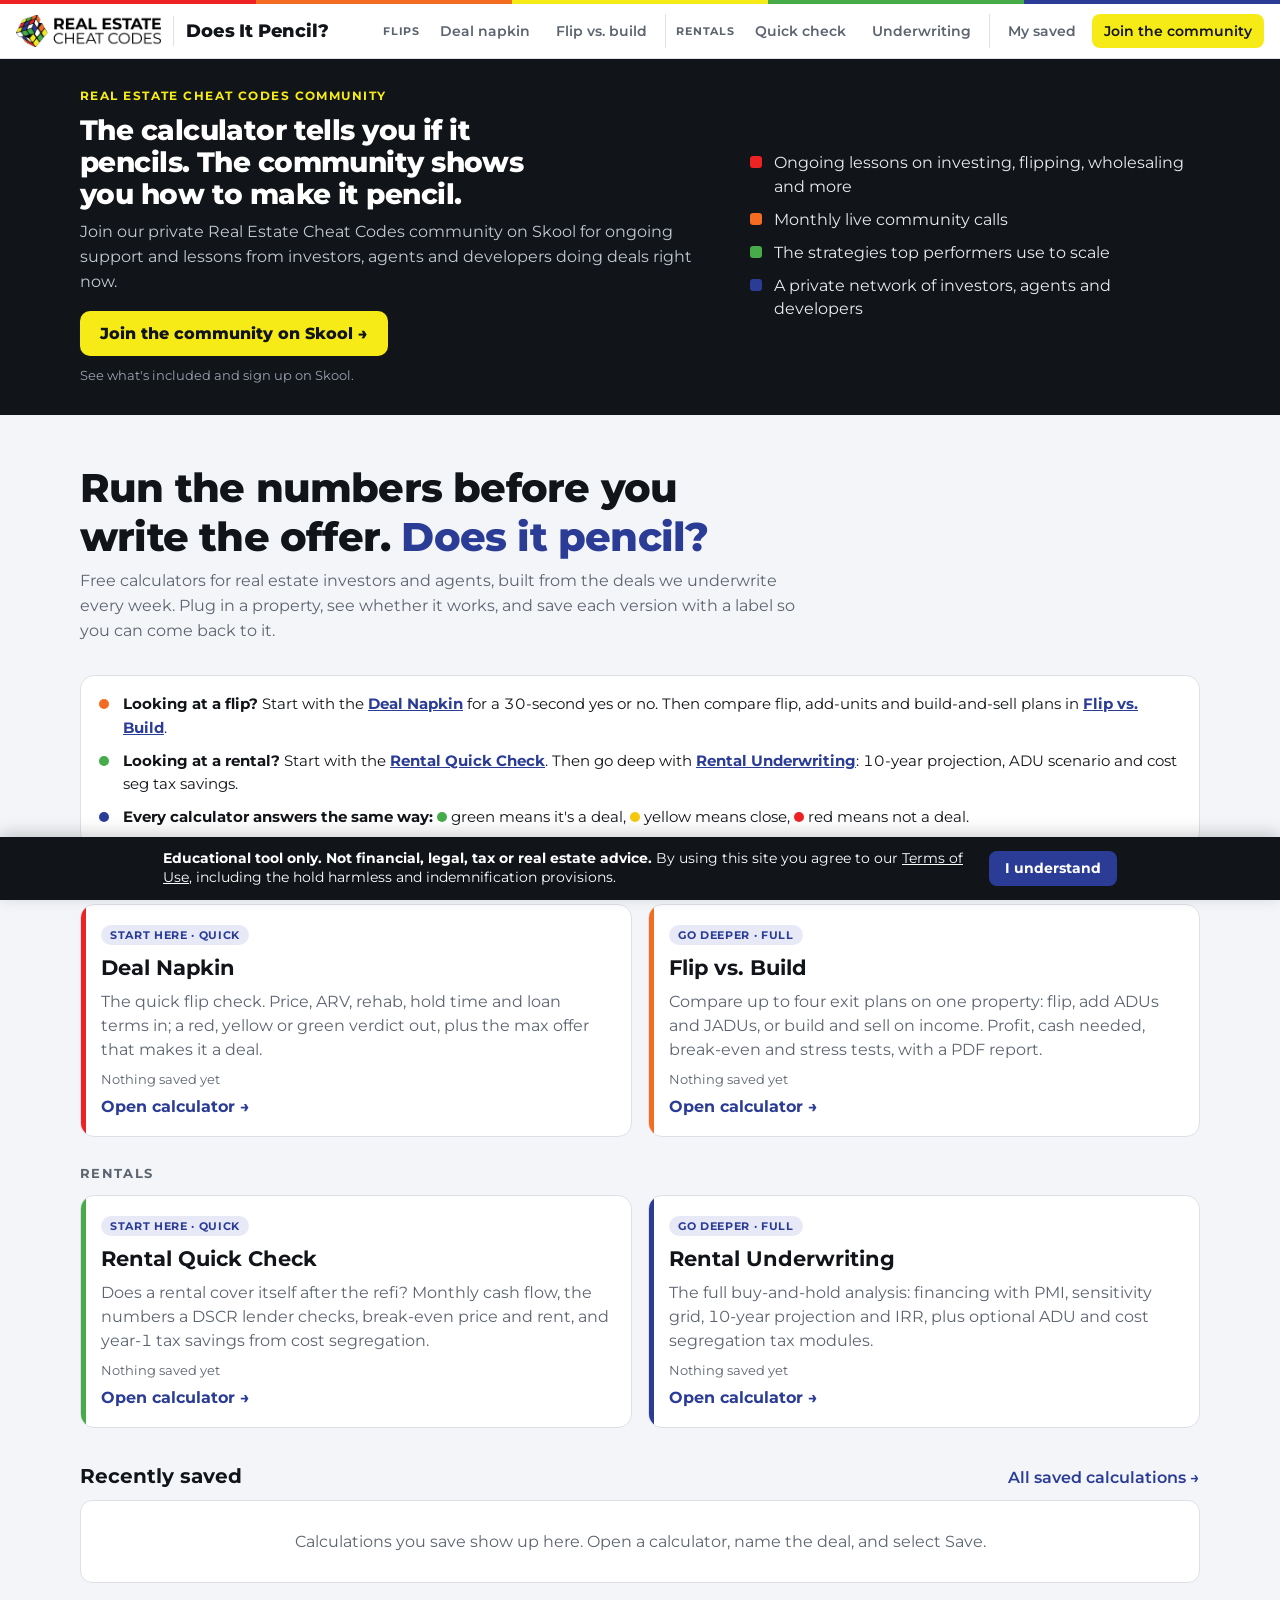
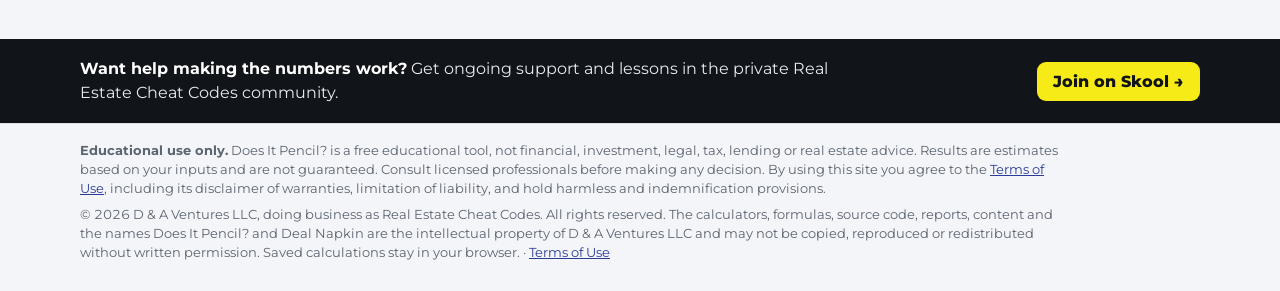
<file: doesitpencil-site/index.html>
<!doctype html>
<html lang="en" data-root="">
<head>
<meta charset="utf-8">
<meta name="viewport" content="width=device-width,initial-scale=1,viewport-fit=cover">
<title>Does It Pencil? · Free Real Estate Deal Calculators</title>
<meta name="description" content="Free real estate investing calculators from Real Estate Cheat Codes: rental cash flow and DSCR, flip vs. build, and more. Save and label your calculations.">
<meta property="og:title" content="Does It Pencil? · Free Real Estate Deal Calculators">
<meta property="og:description" content="Free real estate investing calculators from Real Estate Cheat Codes: rental cash flow and DSCR, flip vs. build, and more. Save and label your calculations.">
<meta property="og:type" content="website">
<meta property="og:image" content="https://doesitpencil.org/assets/og-image.png">
<meta property="og:image:width" content="1200">
<meta property="og:image:height" content="630">
<meta property="og:site_name" content="Does It Pencil?">
<meta name="twitter:card" content="summary_large_image">
<meta name="twitter:image" content="https://doesitpencil.org/assets/og-image.png">
<meta property="og:url" content="https://doesitpencil.org/">
<link rel="canonical" href="https://doesitpencil.org/">
<link rel="icon" type="image/png" href="assets/favicon.png">
<link rel="apple-touch-icon" href="assets/apple-touch-icon.png">
<link rel="preconnect" href="https://fonts.googleapis.com">
<link rel="stylesheet" href="https://fonts.googleapis.com/css2?family=Montserrat:wght@400;500;600;700;800&display=swap">
<link rel="stylesheet" href="assets/site.css">
<style>:root{color-scheme:light;padding-top:env(safe-area-inset-top,0px);padding-bottom:env(safe-area-inset-bottom,0px)}body{margin:0}img{max-width:100%}[hidden]{display:none!important}</style>
<style>
.dip-tools{display:flex;flex-wrap:wrap;gap:8px;align-items:center;margin:18px 0 14px}
.dip-tools input[type=search]{font:inherit;font-size:14px;padding:8px 10px;border:1px solid var(--dip-line);border-radius:8px;background:var(--dip-bg);color:var(--dip-fg);flex:1 1 220px;min-width:0}
.dip-chips{display:flex;gap:6px;flex-wrap:wrap}
.dip-chip{font:inherit;font-size:13px;font-weight:600;border:1px solid var(--dip-line);background:var(--dip-bg);color:var(--dip-muted);border-radius:999px;padding:6px 12px;cursor:pointer}
.dip-chip[aria-pressed="true"]{background:var(--dip-accent-soft);color:var(--dip-accent);border-color:transparent}
.dip-list{display:flex;flex-direction:column;background:var(--dip-bg);border:1px solid var(--dip-line);border-radius:12px;overflow:hidden}
.dip-row{display:grid;grid-template-columns:minmax(0,1fr) auto;gap:8px 16px;padding:14px 16px;border-top:1px solid var(--dip-line);align-items:center}
.dip-row:first-child{border-top:0}
.dip-row .nm{font-weight:700;font-size:15px;overflow-wrap:anywhere}
.dip-row .nm a{color:inherit;text-decoration:none}.dip-row .nm a:hover{color:var(--dip-accent);text-decoration:underline}
.dip-row .meta{font-size:13px;color:var(--dip-muted);margin-top:3px;display:flex;flex-wrap:wrap;gap:4px 10px;align-items:center}
.dip-badge{font-size:11.5px;font-weight:700;letter-spacing:.03em;text-transform:uppercase;color:var(--dip-accent);background:var(--dip-accent-soft);border-radius:4px;padding:2px 7px}
.dip-head{font-weight:700;font-variant-numeric:tabular-nums}
.dip-head.good{color:var(--dip-good)}.dip-head.bad{color:var(--dip-bad)}.dip-head.warn{color:#9a6400}
.dip-acts{display:flex;gap:6px;flex-wrap:wrap;justify-content:flex-end}
.dip-acts .dip-btn{padding:6px 10px;font-size:13px}
.dip-row input.rn{font:inherit;font-weight:700;font-size:15px;padding:5px 8px;border:1px solid var(--dip-accent);border-radius:6px;width:100%;background:var(--dip-bg);color:var(--dip-fg)}
.dip-empty{padding:28px 18px;color:var(--dip-muted);text-align:center;line-height:1.6}
.dip-note{font-size:13px;color:var(--dip-muted);line-height:1.55;margin-top:14px;max-width:72ch}
@media (max-width:640px){.dip-row{grid-template-columns:1fr}.dip-acts{justify-content:flex-start}}

.dip-hero{padding-block:20px 10px}
.dip-cards{display:grid;grid-template-columns:repeat(auto-fit,minmax(min(100%,320px),1fr));gap:16px;margin-top:22px}
.dip-card{background:var(--dip-bg);border:1px solid var(--dip-line);border-radius:14px;padding:20px;display:flex;flex-direction:column;gap:10px;text-decoration:none;color:inherit;position:relative;overflow:hidden}
.dip-card:hover{border-color:var(--dip-accent)}
.dip-gh{font-size:13px!important;letter-spacing:.1em;text-transform:uppercase;color:var(--dip-muted);margin:28px 0 -8px!important}
.dip-tag{align-self:flex-start;font-size:11px;font-weight:700;letter-spacing:.06em;text-transform:uppercase;color:var(--dip-accent);background:var(--dip-accent-soft);border-radius:999px;padding:3px 9px}
.dip-picker{display:grid;gap:10px;margin-top:22px;background:var(--dip-bg);border:1px solid var(--dip-line);border-radius:14px;padding:16px 18px}
.dip-picker>div{display:grid;grid-template-columns:12px minmax(0,1fr);gap:12px;align-items:start;line-height:1.55;font-size:15px}
.dip-picker .dip-dot{margin-top:7px}
.dip-picker a{color:var(--dip-accent);font-weight:700}
.dip-card::before{content:"";position:absolute;inset:0 auto 0 0;width:5px;background:var(--c)}
.dip-card h2{font-size:21px}
.dip-card p{margin:0;color:var(--dip-muted);line-height:1.5}
.dip-card .go{margin-top:auto;font-weight:700;color:var(--dip-accent)}
.dip-card .n{font-size:12.5px;color:var(--dip-muted)}
.dip-sec{margin-top:36px;display:flex;justify-content:space-between;align-items:baseline;gap:10px;flex-wrap:wrap}
.dip-sec a{color:var(--dip-accent);font-weight:600;text-decoration:none}
</style>
</head>
<body class="dip-page">
<div id="dip-header"></div>
<section class="dip-cta dip-cta-top" aria-labelledby="cta-top-h"><div class="dip-in">
  <div>
    <p class="eyebrow">Real Estate Cheat Codes community</p>
    <h2 id="cta-top-h">The calculator tells you if it pencils. The community shows you how to make it pencil.</h2>
    <p>Join our private Real Estate Cheat Codes community on Skool for ongoing support and lessons from investors, agents and developers doing deals right now.</p>
    <a class="go" href="https://www.skool.com/realestatecheatcodes/about?utm_source=doesitpencil&amp;utm_medium=website&amp;utm_campaign=community_cta&amp;utm_content=home-top" target="_blank" rel="noopener">Join the community on Skool →</a>
    <p class="fine">See what's included and sign up on Skool.</p>
  </div>
  <ul>
    <li>Ongoing lessons on investing, flipping, wholesaling and more</li>
    <li>Monthly live community calls</li>
    <li>The strategies top performers use to scale</li>
    <li>A private network of investors, agents and developers</li>
  </ul>
</div></section>
<main class="dip-main">
  <section class="dip-hero">
    <h1>Run the numbers before you write the offer. <em>Does it pencil?</em></h1>
    <p class="lede dip-lede">Free calculators for real estate investors and agents, built from the deals we underwrite every week. Plug in a property, see whether it works, and save each version with a label so you can come back to it.</p>
  </section>
  <div class="dip-picker">
    <div><span class="dip-dot" style="background:var(--dip-orange)"></span><span><b>Looking at a flip?</b> Start with the <a href="deal-napkin/index.html">Deal Napkin</a> for a 30-second yes or no. Then compare flip, add-units and build-and-sell plans in <a href="flip-vs-build/index.html">Flip vs. Build</a>.</span></div>
    <div><span class="dip-dot" style="background:var(--dip-green)"></span><span><b>Looking at a rental?</b> Start with the <a href="rental/index.html">Rental Quick Check</a>. Then go deep with <a href="rental-underwriting/index.html">Rental Underwriting</a>: 10-year projection, ADU scenario and cost seg tax savings.</span></div>
    <div><span class="dip-dot" style="background:var(--dip-blue)"></span><span><b>Every calculator answers the same way:</b> <i class="dip-dot dip-green"></i> green means it's a deal, <i class="dip-dot dip-yellow"></i> yellow means close, <i class="dip-dot dip-red"></i> red means not a deal.</span></div>
  </div>
  <div id="cards"></div>
  <div class="dip-sec"><h2>Recently saved</h2><a href="saved/index.html">All saved calculations →</a></div>
  <div class="dip-list" id="recent" style="margin-top:12px"></div>
</main>

<section class="dip-cta-bottom" aria-label="Join the community"><div class="dip-in">
  <p><b>Want help making the numbers work?</b> Get ongoing support and lessons in the private Real Estate Cheat Codes community.</p>
  <a class="go" href="https://www.skool.com/realestatecheatcodes/about?utm_source=doesitpencil&amp;utm_medium=website&amp;utm_campaign=community_cta&amp;utm_content=home-bottom" target="_blank" rel="noopener">Join on Skool →</a>
</div></section>
<footer class="dip-foot"><div class="dip-in">
<p class="dip-legal"><b>Educational use only.</b> Does It Pencil? is a free educational tool, not financial, investment, legal, tax, lending or real estate advice. Results are estimates based on your inputs and are not guaranteed. Consult licensed professionals before making any decision. By using this site you agree to the <a href="terms/index.html">Terms of Use</a>, including its disclaimer of warranties, limitation of liability, and hold harmless and indemnification provisions.</p>
<p class="dip-legal">© 2026 D &amp; A Ventures LLC, doing business as Real Estate Cheat Codes. All rights reserved. The calculators, formulas, source code, reports, content and the names Does It Pencil? and Deal Napkin are the intellectual property of D &amp; A Ventures LLC and may not be copied, reproduced or redistributed without written permission. Saved calculations stay in your browser. · <a href="terms/index.html">Terms of Use</a></p>
</div></footer>
<script src="assets/tracking.js"></script>
<script src="assets/site.js"></script>
<script>
DIP.mountHeader('home');

function ago(t){const s=(Date.now()-t)/1000;if(s<60)return 'just now';if(s<3600)return Math.floor(s/60)+' min ago';if(s<86400)return Math.floor(s/3600)+' hr ago';
  return new Date(t).toLocaleDateString([], {month:'short',day:'numeric',year:new Date(t).getFullYear()===new Date().getFullYear()?undefined:'numeric'})}
function rowHTML(e,full){
  const c=DIP.CALCS[e.calc],sm=e.summary||{};
  return `<div class="dip-row" data-id="${DIP.esc(e.id)}">
   <div><div class="nm"><a href="${DIP.href(e.calc,e.id)}">${DIP.esc(e.label)}</a></div>
   <div class="meta"><span class="dip-badge">${DIP.esc(c?c.short:e.calc)}</span>${sm.headline?`<span class="dip-head ${sm.tone||''}">${DIP.esc(sm.headline)}</span>`:''}${sm.detail?`<span>${DIP.esc(sm.detail)}</span>`:''}<span>Updated ${ago(e.updatedAt)}</span></div></div>
   <div class="dip-acts"><a class="dip-btn dip-primary" href="${DIP.href(e.calc,e.id)}">Open</a>${full?`<button class="dip-btn" data-act="rename">Rename</button><button class="dip-btn" data-act="dup">Duplicate</button><button class="dip-btn dip-danger" data-act="del">Delete</button>`:''}</div></div>`;
}

const colors={napkin:'var(--dip-red)',flip:'var(--dip-orange)',rental:'var(--dip-green)',underwriting:'var(--dip-blue)'};
function render(){
  document.getElementById('cards').innerHTML=DIP.GROUPS.map(g=>`<h2 class="dip-gh">${g}</h2><div class="dip-cards">`+Object.entries(DIP.CALCS).filter(([k,c])=>c.group===g).map(([k,c])=>{const n=DIP.store.list(k).length;
    return `<a class="dip-card" style="--c:${colors[k]||'var(--dip-blue)'}" href="${DIP.href(k)}"><span class="dip-tag">${c.start?'Start here · quick':'Go deeper · full'}</span><h2>${DIP.esc(c.name)}</h2><p>${DIP.esc(c.blurb)}</p>
    <span class="n">${n?n+' saved':'Nothing saved yet'}</span><span class="go">Open calculator →</span></a>`}).join('')+'</div>').join('');
  const r=DIP.store.list().slice(0,5);
  document.getElementById('recent').innerHTML=r.length?r.map(e=>rowHTML(e,false)).join(''):'<div class="dip-empty">Calculations you save show up here. Open a calculator, name the deal, and select Save.</div>';
}
render();DIP.store.onChange(render);
</script>
</body>
</html>
</file>
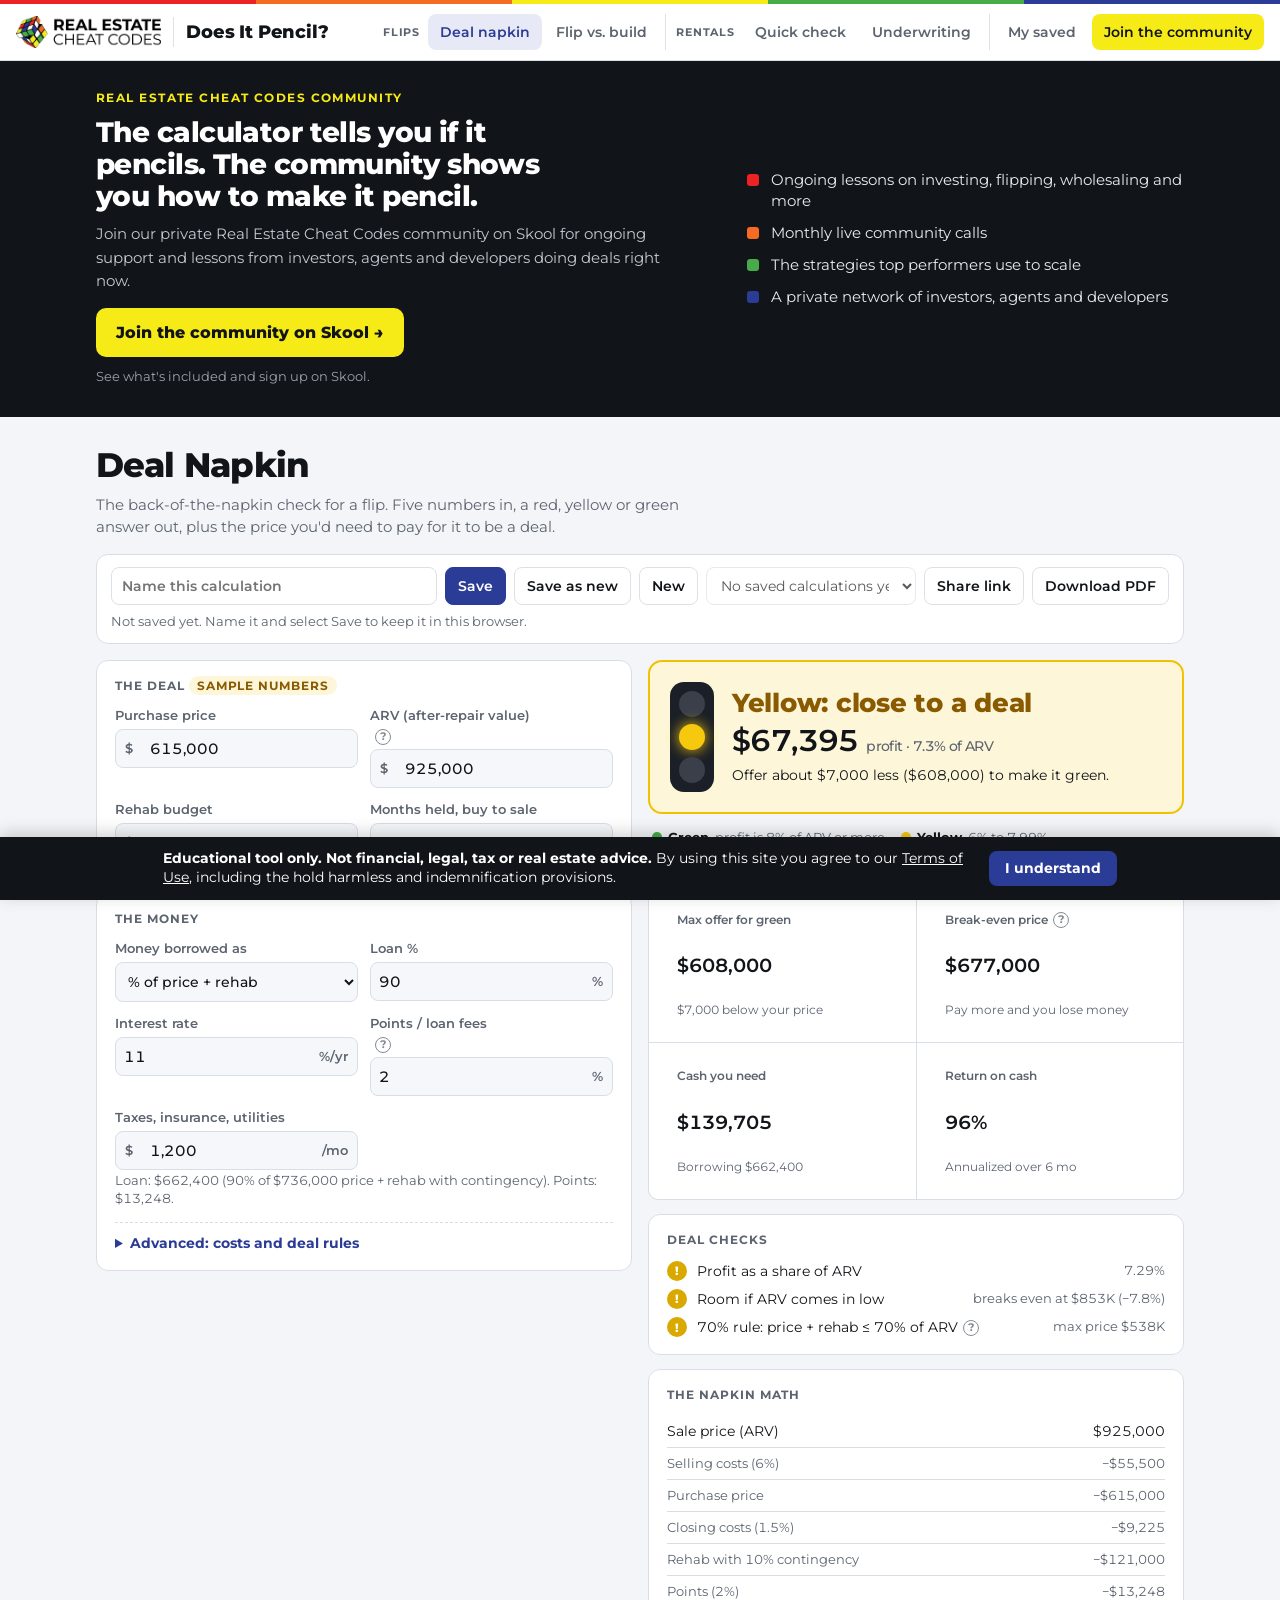
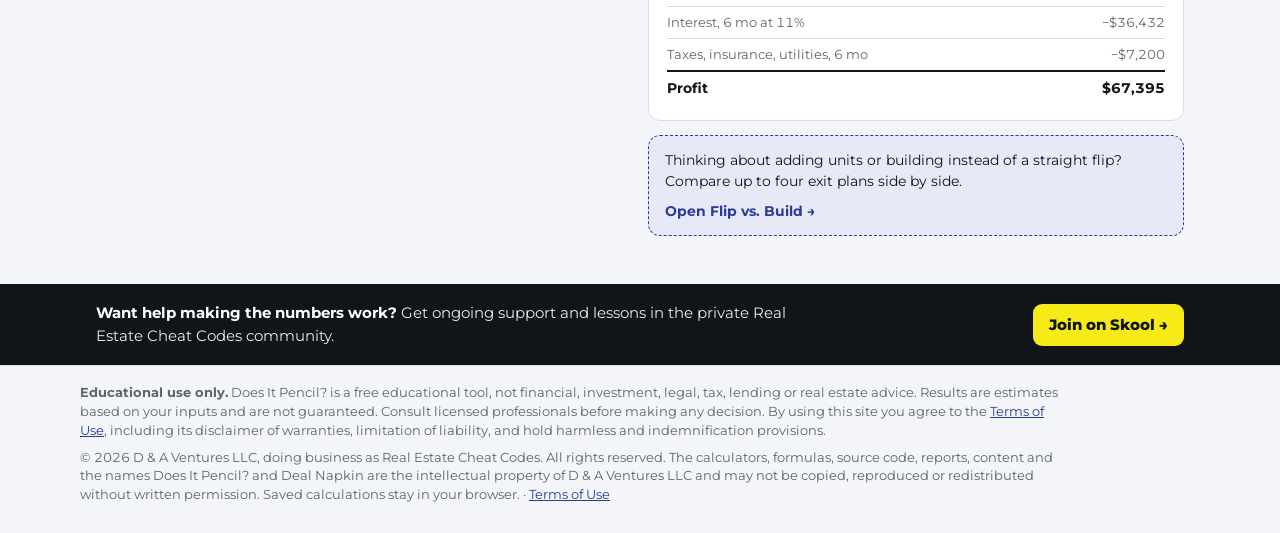
<file: doesitpencil-site/deal-napkin/index.html>
<!doctype html>
<html lang="en" data-root="../">
<head>
<meta charset="utf-8">
<meta name="viewport" content="width=device-width,initial-scale=1,viewport-fit=cover">
<title>Deal Napkin: Quick Flip Calculator · Does It Pencil?</title>
<meta name="description" content="Free quick flip calculator. Enter purchase price, ARV, rehab, hold time and loan terms and get a red, yellow or green verdict, profit, cash needed and the max offer that makes it a deal.">
<meta property="og:title" content="Deal Napkin: Quick Flip Calculator · Does It Pencil?">
<meta property="og:description" content="Free quick flip calculator. Enter purchase price, ARV, rehab, hold time and loan terms and get a red, yellow or green verdict, profit, cash needed and the max offer that makes it a deal.">
<meta property="og:type" content="website">
<meta property="og:image" content="https://doesitpencil.org/assets/og-image.png">
<meta property="og:image:width" content="1200">
<meta property="og:image:height" content="630">
<meta property="og:site_name" content="Does It Pencil?">
<meta name="twitter:card" content="summary_large_image">
<meta name="twitter:image" content="https://doesitpencil.org/assets/og-image.png">
<meta property="og:url" content="https://doesitpencil.org/deal-napkin/">
<link rel="canonical" href="https://doesitpencil.org/deal-napkin/">
<link rel="icon" type="image/png" href="../assets/favicon.png">
<link rel="apple-touch-icon" href="../assets/apple-touch-icon.png">
<link rel="preconnect" href="https://fonts.googleapis.com">
<link rel="stylesheet" href="https://fonts.googleapis.com/css2?family=Montserrat:wght@400;500;600;700;800&display=swap">
<link rel="stylesheet" href="../assets/site.css">
<style>:root{color-scheme:light;padding-top:env(safe-area-inset-top,0px);padding-bottom:env(safe-area-inset-bottom,0px)}body{margin:0}img{max-width:100%}[hidden]{display:none!important}</style>
<style>
/* Deal Napkin: inputs on the left, a traffic-light verdict on the right; stacks on phones. */
:root{
  --bg:#f3f5f8; --card:#ffffff; --field:#f6f7fa; --line:#d9dee6; --fg:#111418; --muted:#5c6470; --accent:#2b3c97;
  --green:#1f7a4d; --green-bg:#e3f4ea; --green-ring:#46ab48;
  --yellow:#8a5a00; --yellow-bg:#fdf6d8; --yellow-ring:#f2c200;
  --red:#b3261e; --red-bg:#fbe5e2; --red-ring:#ed2224;
  --num:"Montserrat",ui-monospace,Menlo,monospace;
}
@media (prefers-color-scheme: dark){:root:not([data-theme="light"]){
  --bg:#12151b; --card:#1a1f27; --field:#212733; --line:#2b313c; --fg:#e8ebf0; --muted:#9aa3b0; --accent:#9aa8ff;
  --green:#6fdc9c; --green-bg:#163327; --yellow:#f2cf5b; --yellow-bg:#352c10; --red:#ff8a7a; --red-bg:#3d1f1b; color-scheme:dark}}
:root[data-theme="dark"]{
  --bg:#12151b; --card:#1a1f27; --field:#212733; --line:#2b313c; --fg:#e8ebf0; --muted:#9aa3b0; --accent:#9aa8ff;
  --green:#6fdc9c; --green-bg:#163327; --yellow:#f2cf5b; --yellow-bg:#352c10; --red:#ff8a7a; --red-bg:#3d1f1b; color-scheme:dark}
*{box-sizing:border-box}
body{background:var(--bg);color:var(--fg);font-family:"Montserrat",system-ui,sans-serif;font-size:15px;line-height:1.45}
.wrap{max-width:1120px;margin:0 auto;padding-block:24px 48px;padding-left:max(16px,env(safe-area-inset-left,0px));padding-right:max(16px,env(safe-area-inset-right,0px));display:flex;flex-direction:column;gap:16px}
h1{font-family:"Montserrat",sans-serif;font-weight:800;font-size:clamp(26px,3.6vw,34px);letter-spacing:-.02em;margin:0;text-wrap:balance}
.sub{color:var(--muted);margin:4px 0 0;max-width:64ch}
.card{background:var(--card);border:1px solid var(--line);border-radius:12px;padding:16px 18px}
.grid{display:grid;grid-template-columns:minmax(0,1fr) minmax(0,1fr);gap:16px;align-items:start}
@media (max-width:860px){.grid{grid-template-columns:minmax(0,1fr)}}
.inputs{display:flex;flex-direction:column;gap:14px;min-width:0}
.card h2{font-size:12px;letter-spacing:.08em;text-transform:uppercase;color:var(--muted);margin:0 0 12px;font-weight:700}
.fields{display:grid;grid-template-columns:repeat(2,minmax(0,1fr));gap:12px}
@media (max-width:420px){.fields{grid-template-columns:minmax(0,1fr)}}
label.f{display:flex;flex-direction:column;gap:4px;font-size:13px;font-weight:600;color:var(--muted);min-width:0}
.inp{display:flex;align-items:center;background:var(--field);border:1px solid var(--line);border-radius:8px;overflow:hidden}
.inp:focus-within{border-color:var(--accent);box-shadow:0 0 0 3px color-mix(in srgb,var(--accent) 20%,transparent)}
.inp span{padding:0 9px;color:var(--muted);font-family:var(--num);font-size:13px}
.inp input,.inp select{flex:1;min-width:0;border:0;background:transparent;color:var(--fg);font:500 15px var(--num);padding:9px 8px;outline:none;font-variant-numeric:tabular-nums}
.inp select{font-family:inherit;font-size:14px}
.hint{font-size:12.5px;color:var(--muted);margin:2px 0 0;font-weight:400}
details.adv{border-top:1px dashed var(--line);margin-top:14px;padding-top:10px}
details.adv summary{cursor:pointer;font-weight:700;font-size:14px;color:var(--accent)}
details.adv .fields{margin-top:12px}
details.adv h3{font-size:12px;letter-spacing:.06em;text-transform:uppercase;color:var(--muted);margin:16px 0 0}

.side{display:flex;flex-direction:column;gap:14px;position:sticky;top:12px;min-width:0}
@media (max-width:860px){.side{position:static}}
.verdict{border-radius:14px;padding:20px;border:2px solid var(--ring);background:var(--vbg);display:grid;grid-template-columns:auto minmax(0,1fr);gap:18px;align-items:center}
.verdict.green{--ring:var(--green-ring);--vbg:var(--green-bg);--vfg:var(--green)}
.verdict.yellow{--ring:var(--yellow-ring);--vbg:var(--yellow-bg);--vfg:var(--yellow)}
.verdict.red{--ring:var(--red-ring);--vbg:var(--red-bg);--vfg:var(--red)}
.light{display:flex;flex-direction:column;gap:7px;background:#1b1f27;border-radius:14px;padding:9px}
.light i{width:26px;height:26px;border-radius:50%;background:#3a3f4a;display:block}
.verdict.red .light i:nth-child(1){background:#ed2224;box-shadow:0 0 14px #ed2224}
.verdict.yellow .light i:nth-child(2){background:#f6c90e;box-shadow:0 0 14px #f6c90e}
.verdict.green .light i:nth-child(3){background:#46ab48;box-shadow:0 0 14px #46ab48}
.vt{font-family:"Montserrat",sans-serif;font-weight:800;font-size:26px;color:var(--vfg);letter-spacing:-.01em;line-height:1.1}
.vp{font:600 30px var(--num);letter-spacing:-.02em;margin-top:4px;font-variant-numeric:tabular-nums}
.vp small{font-size:14px;color:var(--muted);font-weight:500}
.vmsg{margin:6px 0 0;font-size:14px}
.checks{list-style:none;margin:0;padding:0;display:flex;flex-direction:column;gap:8px}
.checks li{display:grid;grid-template-columns:22px minmax(0,1fr) auto;gap:8px;align-items:start;font-size:14px}
.checks .ic{width:20px;height:20px;border-radius:50%;display:grid;place-items:center;font-size:12px;font-weight:800;color:#fff}
.checks .ok .ic{background:var(--green-ring)}.checks .no .ic{background:var(--red-ring)}.checks .meh .ic{background:#d9a900}
.checks .val{font-family:var(--num);font-size:13px;color:var(--muted);white-space:nowrap}
.offer{display:grid;grid-template-columns:repeat(2,minmax(0,1fr));gap:1px;background:var(--line);border:1px solid var(--line);border-radius:10px;overflow:hidden}
.offer div{background:var(--card);padding:12px 14px;min-width:0}
.offer .k{font-size:12px;color:var(--muted);font-weight:600}
.offer .v{font:600 19px var(--num);font-variant-numeric:tabular-nums;margin-top:2px}
.offer .n{font-size:12px;color:var(--muted)}
table{width:100%;border-collapse:collapse;font-size:14px}
td{padding:6px 0;border-bottom:1px solid var(--line)}
td.r{text-align:right;font-family:var(--num);font-variant-numeric:tabular-nums;white-space:nowrap;padding-left:12px}
tr.sub td{color:var(--muted);font-size:13px}
tr.tot td{font-weight:700;border-top:2px solid var(--fg);border-bottom:0}
.neg{color:var(--red)}
.ex{font-size:12px;font-weight:700;color:var(--yellow);background:var(--yellow-bg);padding:2px 8px;border-radius:999px}
.savecard{padding:12px 14px}
.legend{display:flex;flex-wrap:wrap;gap:6px 16px;font-size:13px;color:var(--muted);padding:0 4px}
.legend span{display:flex;align-items:center;gap:6px}
.legend b{color:var(--fg)}
.legend i{width:10px;height:10px;border-radius:50%;display:inline-block}
.legend i.g{background:#46ab48}.legend i.y{background:#f6c90e}.legend i.r{background:#ed2224}
</style>
</head>
<body>
<div id="dip-header"></div>
<section class="dip-cta dip-cta-top" aria-labelledby="cta-top-h"><div class="dip-in">
  <div>
    <p class="eyebrow">Real Estate Cheat Codes community</p>
    <h2 id="cta-top-h">The calculator tells you if it pencils. The community shows you how to make it pencil.</h2>
    <p>Join our private Real Estate Cheat Codes community on Skool for ongoing support and lessons from investors, agents and developers doing deals right now.</p>
    <a class="go" href="https://www.skool.com/realestatecheatcodes/about?utm_source=doesitpencil&amp;utm_medium=website&amp;utm_campaign=community_cta&amp;utm_content=deal-napkin-top" target="_blank" rel="noopener">Join the community on Skool →</a>
    <p class="fine">See what's included and sign up on Skool.</p>
  </div>
  <ul>
    <li>Ongoing lessons on investing, flipping, wholesaling and more</li>
    <li>Monthly live community calls</li>
    <li>The strategies top performers use to scale</li>
    <li>A private network of investors, agents and developers</li>
  </ul>
</div></section>


<div class="wrap">
  <header>
    <h1>Deal Napkin</h1>
    <p class="sub">The back-of-the-napkin check for a flip. Five numbers in, a red, yellow or green answer out, plus the price you'd need to pay for it to be a deal.</p>
  </header>
  <div class="card savecard"><div id="dip-savebar"></div></div>

  <div class="grid">
    <div class="inputs">
      <section class="card">
        <h2>The deal <span class="ex" id="exTag">Sample numbers</span></h2>
        <div class="fields">
          <label class="f" for="price">Purchase price<div class="inp"><span>$</span><input id="price" type="number" step="5000" inputmode="decimal"></div></label>
          <label class="f" for="arv">ARV (after-repair value)<div class="inp"><span>$</span><input id="arv" type="number" step="5000" inputmode="decimal"></div></label>
          <label class="f" for="rehab">Rehab budget<div class="inp"><span>$</span><input id="rehab" type="number" step="1000" inputmode="decimal"></div></label>
          <label class="f" for="months">Months held, buy to sale<div class="inp"><input id="months" type="number" step="1" min="1" inputmode="numeric"><span>mo</span></div></label>
        </div>
      </section>

      <section class="card">
        <h2>The money</h2>
        <div class="fields">
          <label class="f" for="loanMode">Money borrowed as<div class="inp"><select id="loanMode"><option value="pct">% of price + rehab</option><option value="amt">Dollar amount</option></select></div></label>
          <label class="f" for="loanPct" id="loanPctWrap">Loan %<div class="inp"><input id="loanPct" type="number" step="5" inputmode="decimal"><span>%</span></div></label>
          <label class="f" for="loanAmt" id="loanAmtWrap" hidden>Loan amount<div class="inp"><span>$</span><input id="loanAmt" type="number" step="5000" inputmode="decimal"></div></label>
          <label class="f" for="rate">Interest rate<div class="inp"><input id="rate" type="number" step="0.25" inputmode="decimal"><span>%/yr</span></div></label>
          <label class="f" for="points">Points / loan fees<div class="inp"><input id="points" type="number" step="0.25" inputmode="decimal"><span>%</span></div></label>
          <label class="f" for="holdMo">Taxes, insurance, utilities<div class="inp"><span>$</span><input id="holdMo" type="number" step="100" inputmode="decimal"><span>/mo</span></div></label>
        </div>
        <p class="hint" id="loanHint"></p>

        <details class="adv">
          <summary>Advanced: costs and deal rules</summary>
          <div class="fields">
            <label class="f" for="closePct">Buying closing costs<div class="inp"><input id="closePct" type="number" step="0.25" inputmode="decimal"><span>% price</span></div></label>
            <label class="f" for="sellPct">Selling costs<div class="inp"><input id="sellPct" type="number" step="0.5" inputmode="decimal"><span>% ARV</span></div></label>
            <label class="f" for="contPct">Rehab contingency<div class="inp"><input id="contPct" type="number" step="1" inputmode="decimal"><span>%</span></div></label>
          </div>
          <p class="hint">Interest is figured on the full loan for every month you hold, which is conservative when rehab money is drawn over time. Selling costs cover agent commissions and seller closing costs.</p>
        </details>
      </section>
    </div>

    <aside class="side" aria-live="polite">
      <div class="verdict" id="verdict">
        <div class="light" aria-hidden="true"><i></i><i></i><i></i></div>
        <div>
          <div class="vt" id="vt"></div>
          <div class="vp" id="vp"></div>
          <p class="vmsg" id="vmsg"></p>
        </div>
      </div>
      <div class="legend" aria-label="How the colors are set">
        <span><i class="g"></i><b>Green</b> profit is 8% of ARV or more</span>
        <span><i class="y"></i><b>Yellow</b> 6% to 7.99%</span>
        <span><i class="r"></i><b>Red</b> 5.99% or less</span>
      </div>

      <div class="offer">
        <div><div class="k">Max offer for green</div><div class="v" id="maxGreen"></div><div class="n" id="maxGreenN"></div></div>
        <div><div class="k">Break-even price</div><div class="v" id="maxBE"></div><div class="n">Pay more and you lose money</div></div>
        <div><div class="k">Cash you need</div><div class="v" id="cash"></div><div class="n" id="cashN"></div></div>
        <div><div class="k">Return on cash</div><div class="v" id="roi"></div><div class="n" id="roiN"></div></div>
      </div>

      <section class="card">
        <h2>Deal checks</h2>
        <ul class="checks" id="checks"></ul>
      </section>

      <section class="card">
        <h2>The napkin math</h2>
        <table id="math"></table>
      </section>
      <div id="dip-email"></div>
      <div id="dip-next"></div>
    </aside>
  </div>
</div>

<script src="../assets/tracking.js"></script>
<script src="../assets/site.js"></script>
<script>
DIP.mountHeader("napkin");
(function(){
const $=id=>document.getElementById(id);
const F=['price','arv','rehab','months','loanMode','loanPct','loanAmt','rate','points','holdMo','closePct','sellPct','contPct'];
// Fixed deal rules: profit as a share of ARV. Not user-editable.
const GREEN=0.08, YELLOW=0.06;
const EXAMPLE={price:615000,arv:925000,rehab:110000,months:6,loanMode:'pct',loanPct:90,loanAmt:684000,rate:11,points:2,holdMo:1200,
  closePct:1.5,sellPct:6,contPct:10};
const money=v=>(v<0?'−':'')+'$'+Math.round(Math.abs(v)).toLocaleString('en-US');
const kmoney=v=>{const a=Math.abs(v);return (v<0?'−':'')+(a>=1e6?'$'+(a/1e6).toFixed(2)+'M':'$'+Math.round(a/1000)+'K')};
const pct=(v,d=1)=>isFinite(v)?(v*100).toFixed(d)+'%':'—';

function model(d,priceOverride){
  const price=priceOverride??(+d.price||0), arv=+d.arv||0, months=Math.max(1,+d.months||1);
  const rehab=(+d.rehab||0)*(1+(+d.contPct||0)/100);
  const closing=price*(+d.closePct||0)/100;
  const project=price+rehab;
  let loan=d.loanMode==='amt'?(+d.loanAmt||0):project*(+d.loanPct||0)/100;
  loan=Math.max(0,Math.min(loan,project));
  const points=loan*(+d.points||0)/100;
  const interest=loan*(+d.rate||0)/100/12*months;
  const hold=(+d.holdMo||0)*months;
  const sellF=(+d.sellPct||0)/100;
  const selling=arv*sellF;
  const allIn=price+closing+rehab+points+interest+hold;
  const profit=arv-selling-allIn;
  const cash=allIn-loan;
  const margin=arv>0?profit/arv:0;
  const beArv=sellF<1?allIn/(1-sellF):Infinity;
  const cushion=arv>0?1-beArv/arv:0;
  const rule70=0.7*arv-(+d.rehab||0);
  const roi=cash>0?profit/cash*12/months:NaN;
  const color=margin>=GREEN?'green':margin>=YELLOW?'yellow':'red';
  return {price,arv,months,rehab,closing,loan,points,interest,hold,selling,allIn,profit,cash,margin,beArv,cushion,rule70,roi,color};
}
function maxPrice(d,ok){ // highest price where ok(model) is true
  if(!ok(model(d,0)))return null;
  let lo=0,hi=Math.max(+d.arv||0,1)*1.5;
  for(let i=0;i<60;i++){const m=(lo+hi)/2;if(ok(model(d,m)))lo=m;else hi=m}
  return Math.floor(lo/1000)*1000;
}

function read(){const d={};F.forEach(k=>{const el=$(k);d[k]=el.tagName==='SELECT'?el.value:(el.value===''?'':+el.value)});return d}
function load(d){d={...EXAMPLE,...d};F.forEach(k=>{if(d[k]!==undefined)$(k).value=d[k]});calc()}

const STICKY=DIP.mountSticky();
function calc(){
  const d=read();
  $('loanPctWrap').hidden=d.loanMode!=='pct';$('loanAmtWrap').hidden=d.loanMode!=='amt';
  const m=model(d);
  const v=$('verdict');v.className='verdict '+m.color;
  $('vt').textContent=m.color==='green'?'Green: it\'s a deal':m.color==='yellow'?'Yellow: close to a deal':'Red: not a deal';
  $('vp').innerHTML=`${money(m.profit)} <small>profit · ${pct(m.margin)} of ARV</small>`;
  const g=maxPrice(d,x=>x.color==='green');
  const be=maxPrice(d,x=>x.profit>=0);
  let msg;
  if(m.color==='green')msg=g!=null&&g>m.price?`You have room: it stays green up to about ${money(g)}.`:'Profit clears 8% of ARV.';
  else if(g!=null&&m.price>0)msg=`Offer about ${money(m.price-g)} less (${money(g)}) to make it green.`;
  else msg='No purchase price makes this green with this ARV and rehab. Check the ARV or cut the rehab.';
  if(m.color==='red'&&m.profit<0)msg=`It loses ${money(-m.profit)} at this price. `+msg;
  $('vmsg').textContent=msg;

  $('maxGreen').textContent=g!=null?money(g):'—';
  $('maxGreenN').textContent=g!=null?(g>=m.price?money(g-m.price)+' above your price':money(m.price-g)+' below your price'):'Not reachable';
  $('maxBE').textContent=be!=null?money(be):'—';
  $('cash').textContent=money(m.cash);
  $('cashN').textContent=`Borrowing ${money(m.loan)}`;
  $('roi').textContent=pct(m.roi,0);
  $('roiN').textContent=`Annualized over ${m.months} mo`;
  $('loanHint').textContent=d.loanMode==='pct'?`Loan: ${money(m.loan)} (${d.loanPct||0}% of ${money(m.price+m.rehab)} price + rehab with contingency). Points: ${money(m.points)}.`:`Points on ${money(m.loan)}: ${money(m.points)}.`;

  const row=(ok,label,val)=>`<li class="${ok===true?'ok':ok===false?'no':'meh'}"><span class="ic">${ok===true?'✓':ok===false?'✕':'!'}</span><span>${label}</span><span class="val">${val}</span></li>`;
  $('checks').innerHTML=
    row(m.color==='green'?true:m.color==='yellow'?'meh':false,`Profit as a share of ARV`,pct(m.margin,2))+
    row(m.cushion>=0.10?true:m.cushion>=0.05?'meh':false,`Room if ARV comes in low`,`breaks even at ${kmoney(m.beArv)} (−${Math.max(0,m.cushion*100).toFixed(1)}%)`)+
    row((+d.price||0)+(+d.rehab||0)<=0.7*m.arv?true:'meh',`70% rule: price + rehab ≤ 70% of ARV`,`max price ${kmoney(m.rule70)}`);

  const r=(a,b,c='')=>`<tr class="${c}"><td>${a}</td><td class="r ${b<0?'neg':''}">${money(b)}</td></tr>`;
  $('math').innerHTML=
    r('Sale price (ARV)',m.arv)+r(`Selling costs (${d.sellPct}%)`,-m.selling,'sub')+
    r('Purchase price',-m.price,'sub')+r(`Closing costs (${d.closePct}%)`,-m.closing,'sub')+
    r(`Rehab with ${d.contPct}% contingency`,-m.rehab,'sub')+
    r(`Points (${d.points}%)`,-m.points,'sub')+r(`Interest, ${m.months} mo at ${d.rate}%`,-m.interest,'sub')+
    r(`Taxes, insurance, utilities, ${m.months} mo`,-m.hold,'sub')+
    r('Profit',m.profit,'tot');
  STICKY.update(m.color,{green:'Green',yellow:'Yellow',red:'Red'}[m.color],money(m.profit)+' profit',pct(m.margin)+' of ARV');
}

F.forEach(k=>{$(k).addEventListener('input',()=>{$('exTag').hidden=true;window.__dipBar&&window.__dipBar.changed();calc()});
  if($(k).tagName==='SELECT')$(k).addEventListener('change',()=>{window.__dipBar&&window.__dipBar.changed();calc()})});
load(EXAMPLE);
window.__dipBar=DIP.mountSaveBar({el:'dip-savebar',calc:'napkin',
  getState:read,
  setState:d=>{load(d);$('exTag').hidden=true},
  reset:()=>{load({...EXAMPLE,price:'',arv:'',rehab:'',loanAmt:''});$('exTag').hidden=true},
  defaultLabel:d=>'Flip at '+money(+d.price||0),
  summarize:d=>{const m=model(d);return {headline:(m.color==='green'?'Green':m.color==='yellow'?'Yellow':'Red')+' · '+kmoney(m.profit)+' profit',
    detail:money(+d.price||0)+' buy · '+money(+d.arv||0)+' ARV · '+pct(m.margin)+' margin',tone:m.color==='green'?'good':m.color==='red'?'bad':'warn'}},
  report:()=>{const d=read(),m=model(d);
    return {title:'Deal Napkin',subtitle:'Quick flip check',
      verdict:{color:m.color,headline:money(m.profit)+' profit · '+pct(m.margin,2)+' of ARV',sub:$('vmsg').textContent},
      legend:[['green','Green','profit is 8% of ARV or more'],['yellow','Yellow','6% to 7.99%'],['red','Red','5.99% or less']],
      blocks:[
        {kpis:[['Purchase price',money(m.price)],['ARV',money(m.arv)],['Rehab with contingency',money(m.rehab)],
               ['Max offer for green',$('maxGreen').textContent],['Break-even price',$('maxBE').textContent],['Cash you need',money(m.cash),'Borrowing '+money(m.loan)],
               ['Return on cash',pct(m.roi,0),'Annualized over '+m.months+' mo'],['Months held',String(m.months)],['Interest rate',d.rate+'%']]},
        {node:$('checks'),title:'Deal checks'},
        {node:$('math'),title:'The napkin math'},
        {note:'Interest is figured on the full loan for every month held. Selling costs cover agent commissions and seller closing costs. Estimates only; not financial, legal or tax advice.'}]}}});
DIP.mountEmail({el:'dip-email',calc:'napkin',getState:read,getLabel:()=>window.__dipBar.label,
  summarize:d=>{const m=model(d);return {headline:{green:'Green',yellow:'Yellow',red:'Red'}[m.color]+' · '+money(m.profit)+' profit',detail:pct(m.margin)+' of ARV · max offer for green '+$('maxGreen').textContent}}});
DIP.mountNext('dip-next','flip','Thinking about adding units or building instead of a straight flip? Compare up to four exit plans side by side.');
})();
</script>


<section class="dip-cta-bottom" aria-label="Join the community"><div class="dip-in">
  <p><b>Want help making the numbers work?</b> Get ongoing support and lessons in the private Real Estate Cheat Codes community.</p>
  <a class="go" href="https://www.skool.com/realestatecheatcodes/about?utm_source=doesitpencil&amp;utm_medium=website&amp;utm_campaign=community_cta&amp;utm_content=deal-napkin-bottom" target="_blank" rel="noopener">Join on Skool →</a>
</div></section>
<footer class="dip-foot"><div class="dip-in">
<p class="dip-legal"><b>Educational use only.</b> Does It Pencil? is a free educational tool, not financial, investment, legal, tax, lending or real estate advice. Results are estimates based on your inputs and are not guaranteed. Consult licensed professionals before making any decision. By using this site you agree to the <a href="../terms/index.html">Terms of Use</a>, including its disclaimer of warranties, limitation of liability, and hold harmless and indemnification provisions.</p>
<p class="dip-legal">© 2026 D &amp; A Ventures LLC, doing business as Real Estate Cheat Codes. All rights reserved. The calculators, formulas, source code, reports, content and the names Does It Pencil? and Deal Napkin are the intellectual property of D &amp; A Ventures LLC and may not be copied, reproduced or redistributed without written permission. Saved calculations stay in your browser. · <a href="../terms/index.html">Terms of Use</a></p>
</div></footer>
</body>
</html>
</file>
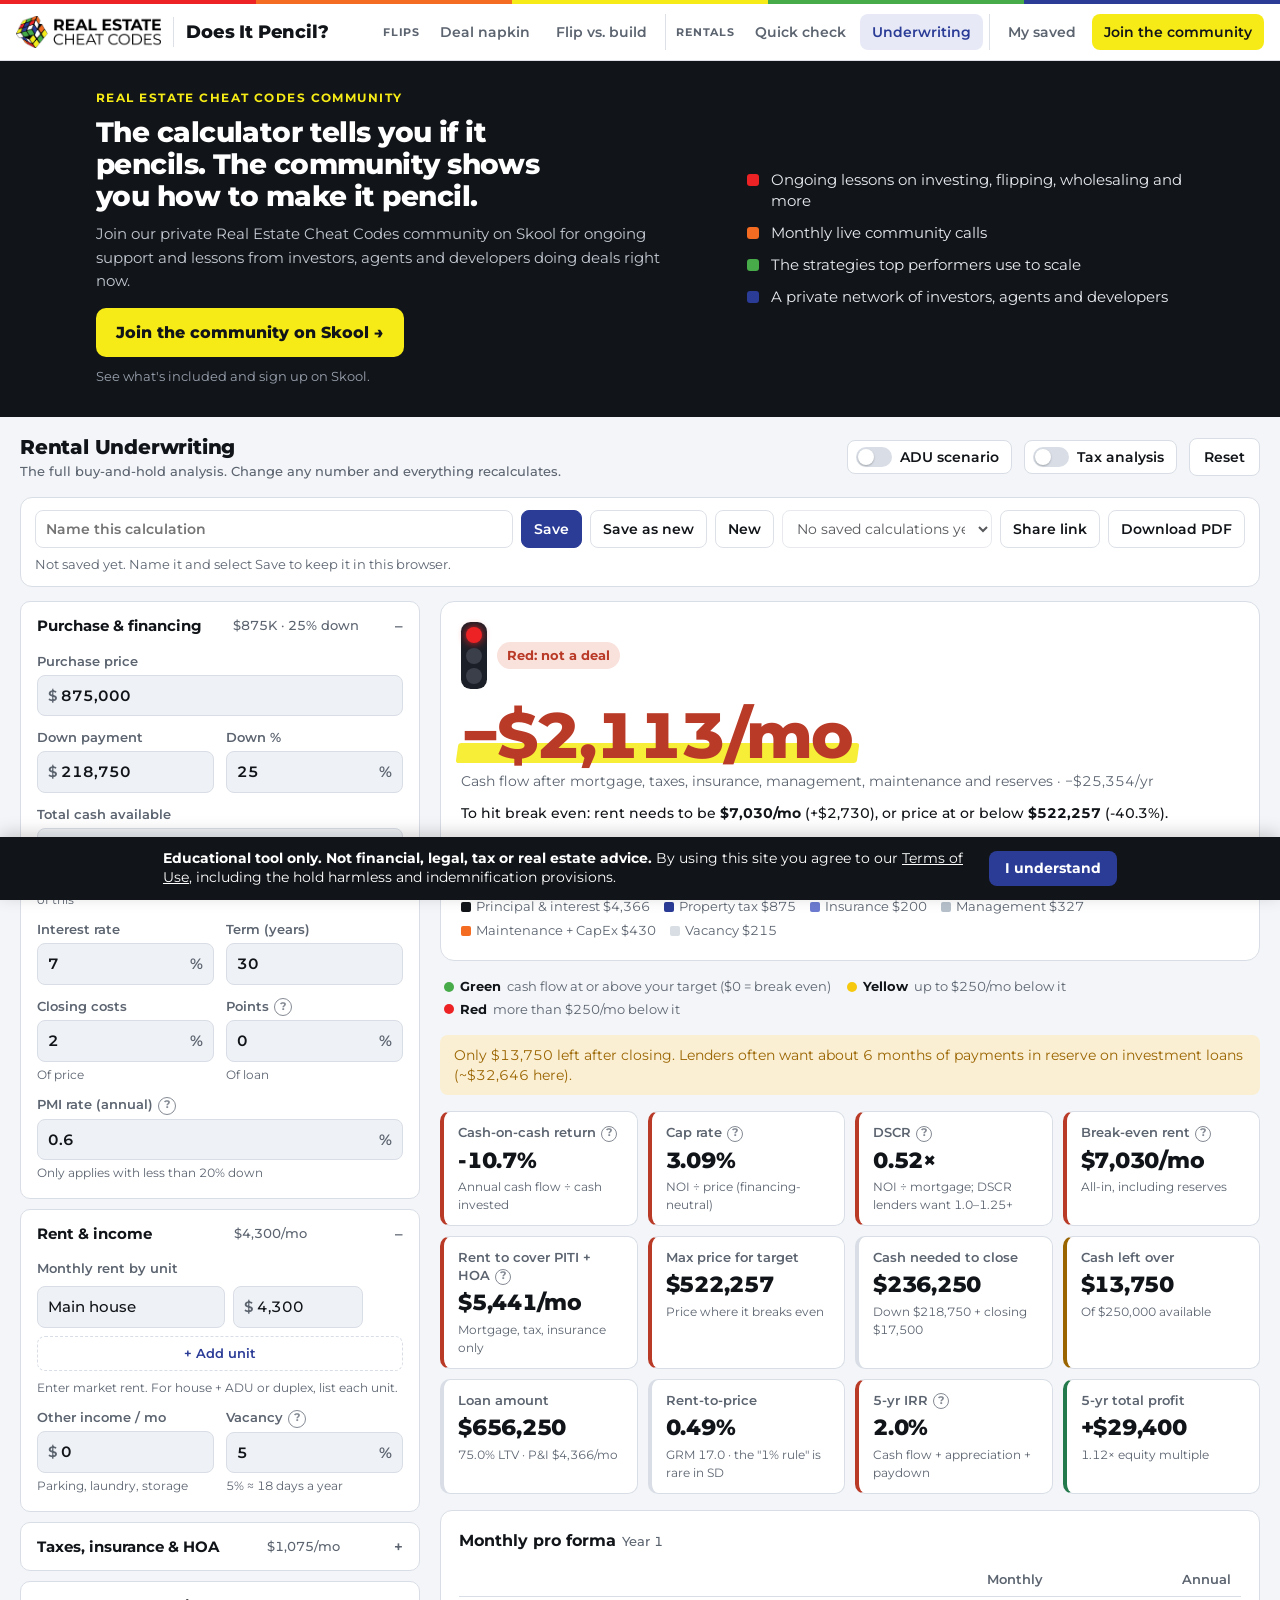
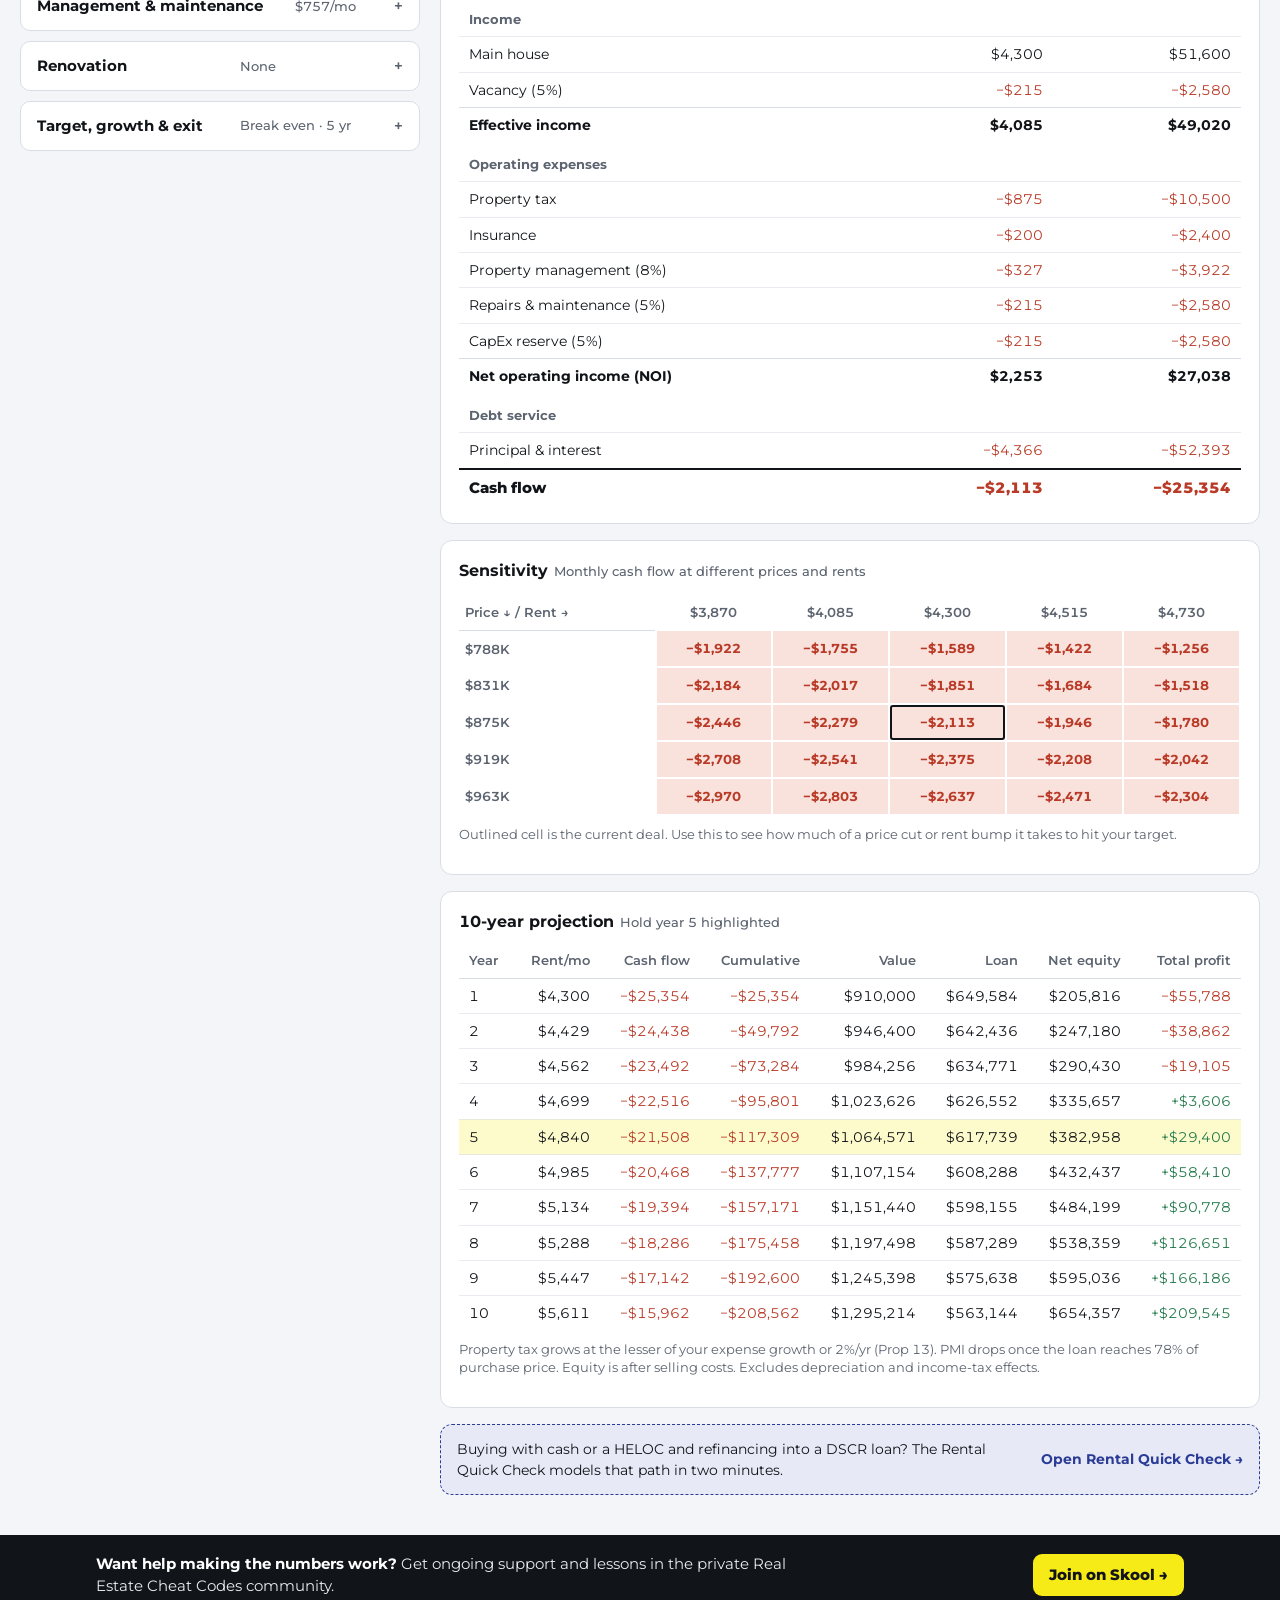
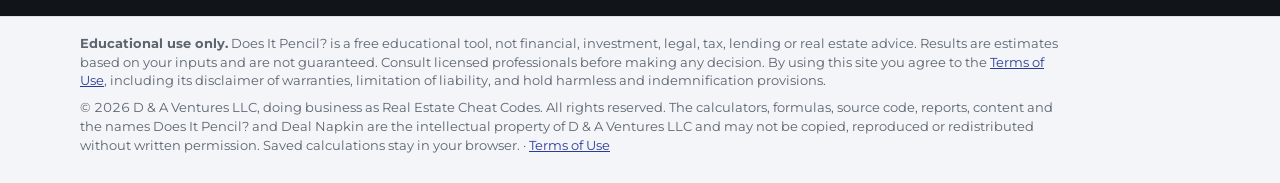
<file: doesitpencil-site/rental-underwriting/index.html>
<!doctype html>
<html lang="en" data-root="../">
<head>
<meta charset="utf-8">
<meta name="viewport" content="width=device-width,initial-scale=1,viewport-fit=cover">
<title>Rental Underwriting Calculator · Does It Pencil?</title>
<meta name="description" content="Free rental property underwriting calculator: cash flow, cash-on-cash, cap rate, DSCR, sensitivity grid, 10-year projection with IRR, plus optional ADU and cost segregation tax analysis.">
<meta property="og:title" content="Rental Underwriting Calculator · Does It Pencil?">
<meta property="og:description" content="Free rental property underwriting calculator: cash flow, cash-on-cash, cap rate, DSCR, sensitivity grid, 10-year projection with IRR, plus optional ADU and cost segregation tax analysis.">
<meta property="og:type" content="website">
<meta property="og:image" content="https://doesitpencil.org/assets/og-image.png">
<meta property="og:image:width" content="1200">
<meta property="og:image:height" content="630">
<meta property="og:site_name" content="Does It Pencil?">
<meta name="twitter:card" content="summary_large_image">
<meta name="twitter:image" content="https://doesitpencil.org/assets/og-image.png">
<meta property="og:url" content="https://doesitpencil.org/rental-underwriting/">
<link rel="canonical" href="https://doesitpencil.org/rental-underwriting/">
<link rel="icon" type="image/png" href="../assets/favicon.png">
<link rel="apple-touch-icon" href="../assets/apple-touch-icon.png">
<link rel="preconnect" href="https://fonts.googleapis.com">
<link rel="stylesheet" href="https://fonts.googleapis.com/css2?family=Montserrat:wght@600;700;800&family=Public+Sans:wght@400;500;600;700;800&family=IBM+Plex+Mono:wght@400;500;600&display=swap">
<link rel="stylesheet" href="../assets/site.css">
<style>:root{color-scheme:light;padding-top:env(safe-area-inset-top,0px);padding-bottom:env(safe-area-inset-bottom,0px)}body{margin:0}img{max-width:100%}[hidden]{display:none!important}</style>
<style>
:root{
  --bg:#f3f5f8; --surface:#ffffff; --surface2:#eef1f5; --text:#111418; --muted:#5c6470; --border:#d9dee6;
  --accent:#2b3c97; --accent-ink:#ffffff; --hl:#f6eb16;
  --good:#23794b; --good-bg:#dff1e6; --bad:#b93a27; --bad-bg:#f9e1dc; --warn:#9a6400; --warn-bg:#faefd2;
  --s1:#111418; --s2:#2b3c97; --s3:#6c7bd0; --s4:#aab3e8; --s5:#7a8a9c; --s6:#b6c0cb; --s7:#f36c21; --s8:#d9dee4;
  box-sizing:border-box;
  padding-top:env(safe-area-inset-top,0px); padding-bottom:env(safe-area-inset-bottom,0px);
  color-scheme:light;
}
@media (prefers-color-scheme:dark){
  :root:not([data-theme="light"]){
    --bg:#12151b; --surface:#1a1f27; --surface2:#212733; --text:#e8ebf0; --muted:#9aa3b0; --border:#2b313c;
    --accent:#9aa8ff; --accent-ink:#0d1020; --hl:#a89a12;
    --good:#5cc68c; --good-bg:#15321f; --bad:#ef7b67; --bad-bg:#3a1a15; --warn:#e9b44c; --warn-bg:#352812;
    --s1:#e8ebf0; --s2:#9aa8ff; --s3:#5d6bc4; --s4:#3a4590; --s5:#8594a5; --s6:#51606f; --s7:#f36c21; --s8:#2b313c;
    color-scheme:dark;
  }
}
:root[data-theme="dark"]{
  --bg:#12151b; --surface:#1a1f27; --surface2:#212733; --text:#e8ebf0; --muted:#9aa3b0; --border:#2b313c;
  --accent:#9aa8ff; --accent-ink:#0d1020; --hl:#a89a12;
  --good:#5cc68c; --good-bg:#15321f; --bad:#ef7b67; --bad-bg:#3a1a15; --warn:#e9b44c; --warn-bg:#352812;
  --s1:#e8ebf0; --s2:#9aa8ff; --s3:#5d6bc4; --s4:#3a4590; --s5:#8594a5; --s6:#51606f; --s7:#f36c21; --s8:#2b313c;
  color-scheme:dark;
}
*,*::before,*::after{box-sizing:inherit}
html{scroll-padding-top:env(safe-area-inset-top,0px)}
body{margin:0;background:var(--bg);color:var(--text);font-family:"Montserrat",system-ui,-apple-system,"Segoe UI",sans-serif;font-size:15px;line-height:1.45;font-variant-numeric:tabular-nums;-webkit-text-size-adjust:100%}
button,input{font:inherit;color:inherit}
:focus-visible{outline:2px solid var(--accent);outline-offset:2px}

.top{display:flex;align-items:center;gap:12px;padding:16px 20px;flex-wrap:wrap;max-width:1320px;margin:0 auto}
.top h1{font-size:20px;font-weight:800;letter-spacing:-.01em;margin:0;flex:1 1 auto}
.top h1 small{display:block;font-size:13px;font-weight:500;color:var(--muted);letter-spacing:0}
.btn{border:1px solid var(--border);background:var(--surface);border-radius:8px;padding:8px 14px;font-weight:600;cursor:pointer;font-size:14px}
.btn.primary{background:var(--accent);color:var(--accent-ink);border-color:var(--accent)}
.btn:hover{filter:brightness(.97)}

.layout{display:grid;gap:20px;padding:0 20px 40px;max-width:1320px;margin:0 auto}
@media(min-width:1000px){.layout{grid-template-columns:400px 1fr;align-items:start}}

/* inputs */
.inputs{display:flex;flex-direction:column;gap:10px}
.dealname{width:100%;border:1px solid var(--border);background:var(--surface);border-radius:10px;padding:12px 14px;font-weight:700;font-size:16px}
details.sec{background:var(--surface);border:1px solid var(--border);border-radius:10px}
details.sec>summary{list-style:none;cursor:pointer;padding:13px 16px;font-weight:700;display:flex;justify-content:space-between;align-items:center;gap:8px}
details.sec>summary::-webkit-details-marker{display:none}
details.sec>summary .sum{font-weight:500;color:var(--muted);font-size:13px;text-align:right}
details.sec>summary::after{content:"+";font-weight:600;color:var(--muted);margin-left:6px}
details.sec[open]>summary::after{content:"–"}
.grid{display:grid;grid-template-columns:1fr 1fr;gap:12px 12px;padding:2px 16px 16px}
.field{display:flex;flex-direction:column;gap:4px;grid-column:span 2;min-width:0}
.field.half{grid-column:span 1}
.lbl{font-size:13px;font-weight:600;color:var(--muted)}
.hint{font-size:12px;color:var(--muted)}
.inp{position:relative;display:flex;align-items:center;background:var(--surface2);border:1px solid var(--border);border-radius:8px}
.inp input{border:0;background:transparent;width:100%;padding:9px 10px;font-size:15px;font-weight:600;min-width:0}
.inp input:focus{outline:none}
.inp:focus-within{border-color:var(--accent);box-shadow:0 0 0 2px color-mix(in srgb,var(--accent) 25%,transparent)}
.inp.pre::before{content:"$";padding-left:10px;color:var(--muted);font-weight:600}
.inp.pre input{padding-left:4px}
.inp.suf::after{content:"%";padding-right:10px;color:var(--muted);font-weight:600}
.units{grid-column:span 2;display:flex;flex-direction:column;gap:8px}
.unit{display:grid;grid-template-columns:1fr 130px 32px;gap:8px;align-items:center}
.unit .inp input{font-weight:500}
.unit .rm{border:0;background:none;color:var(--muted);font-size:20px;cursor:pointer;line-height:1}
.addunit{justify-self:start;border:1px dashed var(--border);background:none;border-radius:8px;padding:7px 12px;font-weight:600;color:var(--accent);cursor:pointer;font-size:13px}

/* results */
.results{display:flex;flex-direction:column;gap:16px;min-width:0}
.panel{background:var(--surface);border:1px solid var(--border);border-radius:12px;padding:18px}
.panel h2{font-size:16px;margin:0 0 12px;font-weight:700}
.panel h2 .aside{font-weight:500;color:var(--muted);font-size:13px;margin-left:6px}

.verdict{border-radius:14px;padding:20px;border:1px solid var(--border);background:var(--surface);position:relative;overflow:hidden}
.verdict .status{display:inline-block;font-weight:700;font-size:13px;padding:4px 10px;border-radius:999px}
.verdict.good .status{background:var(--good-bg);color:var(--good)}
.verdict.bad .status{background:var(--bad-bg);color:var(--bad)}
.verdict.warn .status{background:var(--warn-bg);color:var(--warn)}
.bignum{font-size:clamp(40px,8vw,64px);font-weight:800;letter-spacing:-.03em;line-height:1;margin:14px 0 4px;display:inline-block;position:relative;z-index:0}
.bignum::after{content:"";position:absolute;left:-4px;right:-6px;bottom:4px;height:.32em;background:var(--hl);z-index:-1;border-radius:3px;transform:skewX(-8deg);opacity:.85}
.verdict.bad .bignum{color:var(--bad)}
.verdict .sub{color:var(--muted);font-size:14px}
.verdict .gap{margin-top:12px;font-size:14px;font-weight:500}
.rentbar{margin-top:18px}
.rentbar .bar{display:flex;height:22px;border-radius:6px;overflow:hidden;background:var(--surface2);border:1px solid var(--border)}
.rentbar .bar span{height:100%;min-width:0}
.legend{display:flex;flex-wrap:wrap;gap:6px 14px;margin-top:10px;font-size:12.5px;color:var(--muted)}
.legend i{display:inline-block;width:10px;height:10px;border-radius:2px;margin-right:5px;vertical-align:-1px}
.rentbar .cap{display:flex;justify-content:space-between;font-size:12.5px;color:var(--muted);margin-bottom:6px}

.metrics{display:grid;grid-template-columns:repeat(2,minmax(0,1fr));gap:10px}
@media(min-width:640px){.metrics{grid-template-columns:repeat(3,minmax(0,1fr))}}
@media(min-width:1180px){.metrics{grid-template-columns:repeat(4,minmax(0,1fr))}}
.m{background:var(--surface);border:1px solid var(--border);border-radius:10px;padding:12px 14px;border-left-width:4px}
.m .k{font-size:12.5px;color:var(--muted);font-weight:600}
.m .v{font-size:22px;font-weight:800;letter-spacing:-.01em;margin-top:2px}
.m .d{font-size:12px;color:var(--muted);margin-top:2px}
.m.good{border-left-color:var(--good)} .m.bad{border-left-color:var(--bad)} .m.warn{border-left-color:var(--warn)} .m.neutral{border-left-color:var(--border)}

.alerts{display:flex;flex-direction:column;gap:8px}
.alert{padding:10px 14px;border-radius:8px;font-size:14px}
.alert.bad{background:var(--bad-bg);color:var(--bad)}
.alert.warn{background:var(--warn-bg);color:var(--warn)}

.scroll{overflow-x:auto;-webkit-overflow-scrolling:touch}
table{border-collapse:collapse;width:100%;font-size:14px}
th,td{padding:7px 10px;text-align:right;white-space:nowrap}
th:first-child,td:first-child{text-align:left}
thead th{font-size:12.5px;color:var(--muted);font-weight:600;border-bottom:1px solid var(--border)}
tbody tr+tr td{border-top:1px solid color-mix(in srgb,var(--border) 60%,transparent)}
tr.group td{font-weight:700;padding-top:14px;border-top:0!important;color:var(--muted);font-size:12.5px}
tr.total td{font-weight:700;border-top:1px solid var(--border)!important}
tr.net td{font-weight:800;font-size:15px;border-top:2px solid var(--text)!important}
.neg{color:var(--bad)} .pos{color:var(--good)}
tr.hold td{background:color-mix(in srgb,var(--hl) 22%,transparent)}

.sens td,.sens th{text-align:center;padding:8px 6px;font-size:13px}
.sens td.cell{border-radius:4px;font-weight:700;border:2px solid var(--surface)!important}
.sens td.base{outline:2px solid var(--text);outline-offset:-3px}
.sens th.rowh{text-align:left;color:var(--muted);font-weight:600}

.inp select{border:0;background:transparent;width:100%;padding:9px 10px;font-size:15px;font-weight:600;min-width:0}
.inp select:focus{outline:none}
.taxhero{display:grid;grid-template-columns:repeat(auto-fit,minmax(150px,1fr));gap:10px;margin:14px 0}
.taxhero div{background:var(--surface2);border-radius:10px;padding:12px 14px}
.taxhero .k{font-size:12.5px;color:var(--muted);font-weight:600}
.taxhero .v{font-size:26px;font-weight:800;letter-spacing:-.02em}
.taxhero .d{font-size:12px;color:var(--muted)}
.panel h3{font-size:14px;margin:18px 0 8px;font-weight:700}
.alert.info{background:var(--surface2);color:var(--text)}
.switch{display:inline-flex;align-items:center;gap:8px;font-weight:600;font-size:14px;cursor:pointer;border:1px solid var(--border);background:var(--surface);border-radius:8px;padding:6px 12px 6px 8px;user-select:none}
.switch input{position:absolute;opacity:0;width:1px;height:1px}
.switch .track{width:36px;height:20px;border-radius:999px;background:var(--border);position:relative;transition:background .15s}
.switch .track::after{content:"";position:absolute;top:2px;left:2px;width:16px;height:16px;border-radius:50%;background:var(--surface);box-shadow:0 1px 2px rgba(0,0,0,.25);transition:transform .15s}
.switch input:checked+.track{background:var(--accent)}
.switch input:checked+.track::after{transform:translateX(16px)}
.switch input:focus-visible+.track{outline:2px solid var(--accent);outline-offset:2px}
body:not(.tax-on) .taxonly{display:none!important}
body:not(.adu-on) .aduonly{display:none!important}
.aduband{border-top:4px solid var(--s7)}
.taxband{border-top:4px solid var(--accent)}
.saved td .lnk{border:0;background:none;color:var(--accent);font-weight:700;cursor:pointer;padding:0}
.saved td .x{border:0;background:none;color:var(--muted);cursor:pointer;font-size:18px;line-height:1}
.empty{color:var(--muted);font-size:14px}
.note{font-size:12.5px;color:var(--muted);margin-top:10px}

.sticky{position:sticky;top:0;z-index:5;background:var(--text);color:var(--bg);display:flex;justify-content:space-between;gap:10px;padding:10px 20px;padding-top:calc(10px + env(safe-area-inset-top,0px));font-weight:700;font-size:14px}
.sticky .sv{font-weight:800}
@media(min-width:1000px){.sticky{display:none}}
html.embedded .sticky{display:none}
@media (prefers-reduced-motion:no-preference){.bignum{transition:color .2s}}
.vhead{display:flex;align-items:center;gap:10px}
#vLegend .dip-legend{padding:0 4px}
.savewrap{max-width:1320px;margin:0 auto;padding:0 20px 14px}
.savecard{background:var(--surface);border:1px solid var(--border);border-radius:12px;padding:12px 14px}
#stLight .dip-light{flex-direction:row;padding:3px 5px;margin-right:4px}
.sticky{background:#111418!important;color:#fff!important;font-size:13px;flex-wrap:wrap;gap:4px 14px;padding-left:max(16px,env(safe-area-inset-left,0px))!important;padding-right:max(16px,env(safe-area-inset-right,0px))!important}
.sticky>span{white-space:nowrap}
.top .btn,.switch{font-family:inherit}
</style>
</head>
<body>
<div id="dip-header"></div>
<section class="dip-cta dip-cta-top" aria-labelledby="cta-top-h"><div class="dip-in">
  <div>
    <p class="eyebrow">Real Estate Cheat Codes community</p>
    <h2 id="cta-top-h">The calculator tells you if it pencils. The community shows you how to make it pencil.</h2>
    <p>Join our private Real Estate Cheat Codes community on Skool for ongoing support and lessons from investors, agents and developers doing deals right now.</p>
    <a class="go" href="https://www.skool.com/realestatecheatcodes/about?utm_source=doesitpencil&amp;utm_medium=website&amp;utm_campaign=community_cta&amp;utm_content=rental-underwriting-top" target="_blank" rel="noopener">Join the community on Skool →</a>
    <p class="fine">See what's included and sign up on Skool.</p>
  </div>
  <ul>
    <li>Ongoing lessons on investing, flipping, wholesaling and more</li>
    <li>Monthly live community calls</li>
    <li>The strategies top performers use to scale</li>
    <li>A private network of investors, agents and developers</li>
  </ul>
</div></section>

<div class="sticky" id="sticky"><span><span id="stLight"></span> Cash flow <span class="sv" id="stCF">—</span></span><span>CoC <span class="sv" id="stCoC">—</span></span><span>DSCR <span class="sv" id="stDSCR">—</span></span></div>

<header class="top">
  <h1>Rental Underwriting<small>The full buy-and-hold analysis. Change any number and everything recalculates.</small></h1>
  <label class="switch"><input type="checkbox" id="aduToggle"><span class="track"></span>ADU scenario</label>
  <label class="switch"><input type="checkbox" id="taxToggle"><span class="track"></span>Tax analysis</label>
  <button class="btn" id="resetBtn" type="button">Reset</button>
</header>
<div class="savewrap"><div class="savecard"><div id="dip-savebar"></div></div></div>

<div class="layout">
  <aside class="inputs" id="inputs">
    <input class="dealname" id="dealname" aria-label="Deal name" placeholder="Address or deal name" hidden>
  </aside>

  <main class="results">
    <section class="verdict" id="verdict">
      <div class="vhead"><span id="vLight"></span><span class="status" id="vStatus">—</span></div>
      <div><span class="bignum" id="vCF">—</span></div>
      <div class="sub" id="vSub"></div>
      <div class="sub aduonly" id="vAdu" style="margin-top:4px;font-weight:600"></div>
      <div class="sub taxonly" id="vTax" style="margin-top:4px;font-weight:600"></div>
      <div class="gap" id="vGap"></div>
      <div class="rentbar">
        <div class="cap"><span>Where each month's rent goes</span><span id="barCap"></span></div>
        <div class="bar" id="bar"></div>
        <div class="legend" id="legend"></div>
      </div>
    </section>

    <div id="vLegend"></div>
    <div class="alerts" id="alerts"></div>

    <div class="metrics" id="metrics"></div>

    <section class="panel">
      <h2>Monthly pro forma<span class="aside">Year 1</span></h2>
      <div class="scroll"><table id="pf"></table></div>
    </section>

    <section class="panel aduband aduonly" id="aduPanel">
      <h2>ADU add-on<span class="aside">Year 1 after the ADU is rented</span></h2>
      <div class="taxhero" id="aduHero"></div>
      <div class="scroll"><table id="aduCmp"></table></div>
      <p class="note" id="aduNote"></p>
    </section>

    <section class="panel taxband taxonly" id="taxPanel">
      <h2>Tax write-offs<span class="aside">Depreciation &amp; cost segregation</span></h2>
      <div class="taxhero" id="taxHero"></div>
      <div class="alert info" id="taxNote"></div>
      <h3>Standard depreciation vs. cost segregation</h3>
      <div class="scroll"><table id="taxCmp"></table></div>
      <h3>Year by year with cost segregation</h3>
      <div class="scroll"><table id="taxYrs"></table></div>
      <p class="note">Estimates only, not tax advice — confirm with a CPA before relying on them. Federal uses bonus depreciation on 5- and 15-year property; California doesn't allow bonus depreciation and doesn't recognize REPS. Recapture is approximate: 5-year property at ordinary rates, the rest at up to 25% federally, all at the CA rate. A 1031 exchange defers recapture. Capital gains tax and the 3.8% NIIT aren't included. CapEx reserve isn't deductible until spent.</p>
    </section>

    <section class="panel">
      <h2>Sensitivity<span class="aside">Monthly cash flow at different prices and rents</span></h2>
      <div class="scroll"><table class="sens" id="sens"></table></div>
      <p class="note">Outlined cell is the current deal. Use this to see how much of a price cut or rent bump it takes to hit your target.</p>
    </section>

    <section class="panel">
      <h2>10-year projection<span class="aside" id="projAside"></span></h2>
      <div class="scroll"><table id="proj"></table></div>
      <p class="note">Property tax grows at the lesser of your expense growth or 2%/yr (Prop 13). PMI drops once the loan reaches 78% of purchase price. Equity is after selling costs. Excludes depreciation and income-tax effects.</p>
    </section>

    <div id="dip-email"></div>
    <div id="dip-next"></div>
  </main>
</div>

<section class="dip-cta-bottom" aria-label="Join the community"><div class="dip-in">
  <p><b>Want help making the numbers work?</b> Get ongoing support and lessons in the private Real Estate Cheat Codes community.</p>
  <a class="go" href="https://www.skool.com/realestatecheatcodes/about?utm_source=doesitpencil&amp;utm_medium=website&amp;utm_campaign=community_cta&amp;utm_content=rental-underwriting-bottom" target="_blank" rel="noopener">Join on Skool →</a>
</div></section>
<footer class="dip-foot"><div class="dip-in">
<p class="dip-legal"><b>Educational use only.</b> Does It Pencil? is a free educational tool, not financial, investment, legal, tax, lending or real estate advice. Results are estimates based on your inputs and are not guaranteed. Consult licensed professionals before making any decision. By using this site you agree to the <a href="../terms/index.html">Terms of Use</a>, including its disclaimer of warranties, limitation of liability, and hold harmless and indemnification provisions.</p>
<p class="dip-legal">© 2026 D &amp; A Ventures LLC, doing business as Real Estate Cheat Codes. All rights reserved. The calculators, formulas, source code, reports, content and the names Does It Pencil? and Deal Napkin are the intellectual property of D &amp; A Ventures LLC and may not be copied, reproduced or redistributed without written permission. Saved calculations stay in your browser. · <a href="../terms/index.html">Terms of Use</a></p>
</div></footer>
<script src="../assets/tracking.js"></script>
<script src="../assets/site.js"></script>
<script>DIP.mountHeader("underwriting");</script>
<script>
if(window.parent!==window)document.documentElement.classList.add("embedded");
const DEFAULTS={
  name:"Sample – $875K, $250K cash",
  price:875000, downAmt:218750, downPct:25, downLock:"pct", cashAvail:250000,
  rate:7.0, term:30, points:0, closingPct:2, pmiRate:0.6,
  units:[{label:"Main house",rent:4300}],
  otherInc:0, vacancy:5,
  taxRate:1.2, mello:0, insurance:2400, hoa:0,
  pmPct:8, maintPct:5, capexPct:5, utilities:0, otherExp:0,
  reno:0,
  showTax:false, showAdu:false, aduCost:250000, aduRent:2500, aduMonths:8, aduValue:250000, aduIns:400, aduUtil:0, aduFund:"loan", aduRate:8.5, aduTerm:30,
   taxStatus:"passive", magi:400000, fedRate:32, caRate:9.3, landPct:55, inMonth:1, bonusPct:100, cs5:15, cs15:8, csFee:4000,
  target:0, appreciation:4, rentGrowth:3, expGrowth:3, sellCost:6, hold:5
};
const SECTIONS=[
  {id:"loan",title:"Purchase & financing",open:true,fields:[
    {k:"price",l:"Purchase price",t:"$"},
    {k:"downAmt",l:"Down payment",t:"$",half:true},
    {k:"downPct",l:"Down %",t:"%",half:true},
    {k:"cashAvail",l:"Total cash available",t:"$",h:"Down payment, closing costs and renovation all come out of this"},
    {k:"rate",l:"Interest rate",t:"%",half:true},
    {k:"term",l:"Term (years)",t:"n",half:true},
    {k:"closingPct",l:"Closing costs",t:"%",half:true,h:"Of price"},
    {k:"points",l:"Points",t:"%",half:true,h:"Of loan"},
    {k:"pmiRate",l:"PMI rate (annual)",t:"%",h:"Only applies with less than 20% down"}
  ]},
  {id:"income",title:"Rent & income",open:true,units:true,fields:[
    {k:"otherInc",l:"Other income / mo",t:"$",half:true,h:"Parking, laundry, storage"},
    {k:"vacancy",l:"Vacancy",t:"%",half:true,h:"5% ≈ 18 days a year"}
  ]},
  {id:"tax",title:"Taxes, insurance & HOA",fields:[
    {k:"taxRate",l:"Property tax rate",t:"%",half:true,h:"San Diego ≈ 1.1–1.25% of price"},
    {k:"mello",l:"Mello-Roos / yr",t:"$",half:true,h:"Plus other special assessments"},
    {k:"insurance",l:"Landlord insurance / yr",t:"$",half:true},
    {k:"hoa",l:"HOA / mo",t:"$",half:true}
  ]},
  {id:"ops",title:"Management & maintenance",fields:[
    {k:"pmPct",l:"Property management",t:"%",half:true,h:"Of collected rent; 0 to self-manage"},
    {k:"maintPct",l:"Repairs & maintenance",t:"%",half:true,h:"Of gross rent"},
    {k:"capexPct",l:"CapEx reserve",t:"%",half:true,h:"Roof, HVAC, water heater"},
    {k:"utilities",l:"Owner-paid utilities / mo",t:"$",half:true,h:"Water, sewer, trash"},
    {k:"otherExp",l:"Other expenses / mo",t:"$"}
  ]},
  {id:"reno",title:"Renovation",fields:[
    {k:"reno",l:"Upfront renovation budget",t:"$",h:"Paid in cash at purchase; counts toward cash invested"}
  ]},
  {id:"adu",title:"ADU add-on",fields:[
    {k:"aduCost",l:"Build cost (all-in)",t:"$",half:true,h:"Design, permits, fees, construction"},
    {k:"aduRent",l:"ADU rent / mo",t:"$",half:true},
    {k:"aduMonths",l:"Build time (months)",t:"n",half:true,h:"Design through certificate of occupancy"},
    {k:"aduValue",l:"Value added",t:"$",half:true,h:"Also the added assessed value for property tax"},
    {k:"aduIns",l:"Added insurance / yr",t:"$",half:true},
    {k:"aduUtil",l:"Added owner utilities / mo",t:"$",half:true},
    {k:"aduFund",l:"How it's paid for",t:"sel",opts:[["loan","Financed (HELOC, construction or reno loan)"],["cash","Cash"]]},
    {k:"aduRate",l:"ADU loan rate",t:"%",half:true},
    {k:"aduTerm",l:"ADU loan term (yrs)",t:"n",half:true}
  ]},
  {id:"taxs",title:"Tax strategy",fields:[
    {k:"taxStatus",l:"How rental losses are treated",t:"sel",opts:[["passive","Passive – W-2 earner"],["reps","Real estate professional (REPS)"],["str","Short-term rental, materially participating"]]},
    {k:"magi",l:"Household income (MAGI)",t:"$",half:true},
    {k:"fedRate",l:"Federal marginal rate",t:"%",half:true},
    {k:"caRate",l:"CA marginal rate",t:"%",half:true},
    {k:"landPct",l:"Land share of price",t:"%",half:true,h:"Not depreciable; use assessor's split"},
    {k:"inMonth",l:"Month placed in service",t:"n",half:true,h:"1 = Jan, 12 = Dec"},
    {k:"bonusPct",l:"Bonus depreciation",t:"%",half:true,h:"100% if acquired after 1/19/2025"},
    {k:"cs5",l:"Cost seg: 5-yr property",t:"%",half:true,h:"Of building; often 10–20%"},
    {k:"cs15",l:"Cost seg: 15-yr property",t:"%",half:true,h:"Of building; often 5–10%"},
    {k:"csFee",l:"Cost seg study fee",t:"$",h:"Deducted in year 1"}
  ]},
  {id:"exit",title:"Target, growth & exit",fields:[
    {k:"target",l:"Target cash flow / mo",t:"$",h:"0 = break even after all expenses and reserves"},
    {k:"appreciation",l:"Appreciation / yr",t:"%",half:true},
    {k:"rentGrowth",l:"Rent growth / yr",t:"%",half:true},
    {k:"expGrowth",l:"Expense growth / yr",t:"%",half:true},
    {k:"sellCost",l:"Selling costs",t:"%",half:true},
    {k:"hold",l:"Hold period (years, 1–10)",t:"n"}
  ]}
];
const FT={};SECTIONS.forEach(s=>s.fields.forEach(f=>FT[f.k]=f.t));

let S=load();
function load(){
  try{const raw=localStorage.getItem("dip:uw:current");if(raw){const o=JSON.parse(raw);return Object.assign(structuredClone(DEFAULTS),o)}}catch(e){}
  return structuredClone(DEFAULTS);
}
function persist(){try{localStorage.setItem("dip:uw:current",JSON.stringify(S))}catch(e){}}

/* ---------- formatting ---------- */
const $=id=>document.getElementById(id);
function money(v,opt={}){
  if(!isFinite(v))return "—";
  const a=Math.abs(v), s=v<0?"−":(opt.sign&&v>0?"+":"");
  if(opt.short&&a>=1e6)return s+"$"+(a/1e6).toFixed(a>=1e7?1:2)+"M";
  if(opt.short&&a>=1e4)return s+"$"+Math.round(a/1e3)+"K";
  return s+"$"+Math.round(a).toLocaleString("en-US");
}
function pct(v,d=1){return isFinite(v)?(v*100).toFixed(d)+"%":"—"}
function num(v){const n=parseFloat(String(v).replace(/[^0-9.\-]/g,""));return isFinite(n)?n:0}
function fmtField(t,v){
  if(t==="$")return Math.round(v).toLocaleString("en-US");
  if(t==="%")return String(Math.round(v*1000)/1000);
  return String(v);
}

/* ---------- inputs ---------- */
function buildInputs(){
  const box=$("inputs");
  SECTIONS.forEach(sec=>{
    const d=document.createElement("details");d.className="sec"+(sec.id==="taxs"?" taxonly taxband":"")+(sec.id==="adu"?" aduonly aduband":"");d.id="sec-"+sec.id;if(sec.open)d.open=true;
    d.innerHTML=`<summary><span>${sec.title}</span><span class="sum" id="sum-${sec.id}"></span></summary><div class="grid">${sec.units?'<div class="units" id="units"></div>':""}${sec.fields.map(f=>`
      <label class="field${f.half?" half":""}"><span class="lbl">${f.l}</span>
      ${f.t==="sel"?`<span class="inp"><select data-k="${f.k}">${f.opts.map(o=>`<option value="${o[0]}">${o[1]}</option>`).join("")}</select></span>`:`<span class="inp${f.t==="$"?" pre":""}${f.t==="%"?" suf":""}"><input data-k="${f.k}" inputmode="decimal" autocomplete="off"></span>`}
      ${f.h?`<span class="hint">${f.h}</span>`:""}</label>`).join("")}</div>`;
    box.appendChild(d);
  });
  box.addEventListener("input",e=>{
    const el=e.target;
    if(el.dataset.k){onField(el.dataset.k,FT[el.dataset.k]==="sel"?el.value:num(el.value));}
    else if(el.dataset.u!==undefined){const i=+el.dataset.u;if(el.dataset.f==="label")S.units[i].label=el.value;else S.units[i].rent=num(el.value);recalc();}
  });
  box.addEventListener("focusout",e=>{
    const el=e.target;
    if(el.dataset.k&&FT[el.dataset.k]!=="sel")el.value=fmtField(FT[el.dataset.k],S[el.dataset.k]);
    if(el.dataset.f==="rent")el.value=fmtField("$",S.units[+el.dataset.u].rent);
  });
  box.addEventListener("click",e=>{
    const rm=e.target.closest(".rm");
    if(rm){S.units.splice(+rm.dataset.i,1);renderUnits();recalc();}
    if(e.target.closest(".addunit")){S.units.push({label:"Unit "+(S.units.length+1),rent:0});renderUnits();recalc();}
  });
  $("dealname").addEventListener("input",e=>{S.name=e.target.value;persist()});
}
function renderUnits(){
  const u=$("units");
  u.innerHTML=`<span class="lbl">Monthly rent by unit</span>`+S.units.map((x,i)=>`
    <div class="unit"><span class="inp"><input data-u="${i}" data-f="label" value="${x.label.replace(/"/g,"&quot;")}" aria-label="Unit name"></span>
    <span class="inp pre"><input data-u="${i}" data-f="rent" inputmode="decimal" value="${fmtField("$",x.rent)}" aria-label="Rent for ${x.label.replace(/"/g,"&quot;")}"></span>
    ${S.units.length>1?`<button class="rm" type="button" data-i="${i}" aria-label="Remove unit">×</button>`:"<span></span>"}</div>`).join("")+
    (S.units.length<8?`<button class="addunit" type="button">+ Add unit</button>`:"")+`<span class="hint">Enter market rent. For house + ADU or duplex, list each unit.</span>`;
}
function onField(k,v){
  S[k]=v;
  if(k==="downAmt"){S.downLock="amt";S.downPct=S.price?v/S.price*100:0;setField("downPct")}
  else if(k==="downPct"){S.downLock="pct";S.downAmt=S.price*v/100;setField("downAmt")}
  else if(k==="price"){
    if(S.downLock==="pct"){S.downAmt=v*S.downPct/100;setField("downAmt")}
    else{S.downPct=v?S.downAmt/v*100:0;setField("downPct")}
  }
  recalc();
}
function setField(k){const el=document.querySelector(`[data-k="${k}"]`);if(el&&document.activeElement!==el)el.value=FT[k]==="sel"?S[k]:fmtField(FT[k],S[k])}
function fillAll(){Object.keys(FT).forEach(setField);$("dealname").value=S.name||"";renderUnits()}

/* ---------- model ---------- */
function pmt(P,rateAnnual,years){const n=years*12,r=rateAnnual/100/12;if(P<=0||n<=0)return 0;return r?P*r/(1-Math.pow(1+r,-n)):P/n}
function calc(s,o={}){
  const price=o.price??s.price;
  const down=Math.min(s.downLock==="pct"?price*s.downPct/100:s.downAmt,price);
  const loan=Math.max(price-down,0);
  const pi=pmt(loan,s.rate,s.term);
  const ltv=price?loan/price:0;
  const pmi=ltv>0.8?loan*s.pmiRate/100/12:0;
  const rentScale=o.rentScale??1;
  const adu=!!o.adu;
  const aduCost=o.aduCost??s.aduCost;
  const aduDebt=adu&&s.aduFund==="loan"?pmt(aduCost,s.aduRate,s.aduTerm):0;
  const gross=(s.units.reduce((a,u)=>a+(+u.rent||0),0)+(adu?(o.aduRent??s.aduRent):0))*rentScale;
  const vac=gross*s.vacancy/100;
  const egi=gross-vac+s.otherInc;
  const tax=(price+(adu?s.aduValue:0))*s.taxRate/100/12+s.mello/12;
  const ins=(s.insurance+(adu?s.aduIns:0))/12;
  const util=s.utilities+(adu?s.aduUtil:0);
  const pm=egi*s.pmPct/100, maint=gross*s.maintPct/100, capex=gross*s.capexPct/100;
  const opex=tax+ins+s.hoa+pm+maint+capex+util+s.otherExp;
  const noi=egi-opex, debt=pi+pmi+aduDebt, cf=noi-debt;
  const closing=price*s.closingPct/100, pts=loan*s.points/100;
  const cashIn=down+closing+pts+s.reno+(adu&&s.aduFund==="cash"?aduCost:0);
  const piti=pi+tax+ins+pmi+s.hoa;
  // CF is linear in gross rent: slope per $1 of gross
  const slope=(1-s.vacancy/100)*(1-s.pmPct/100)-s.maintPct/100-s.capexPct/100;
  const beRent=slope>0?gross+(s.target-cf)/slope:Infinity;
  return {aduDebt,price,down,loan,ltv,pi,pmi,gross,vac,egi,tax,ins,hoa:s.hoa,pm,maint,capex,util,other:s.otherExp,opex,noi,debt,cf,closing,pts,cashIn,piti,beRent,
    cashLeft:s.cashAvail-cashIn,capRate:price?noi*12/price:0,coc:cashIn>0?cf*12/cashIn:NaN,dscr:debt>0?noi/debt:Infinity,
    grm:gross>0?price/(gross*12):NaN,rtp:price?gross/price:0,expRatio:egi>0?opex/egi:NaN};
}
function maxPrice(s){
  const f=p=>calc(s,{price:p}).cf-s.target;
  let lo=1000,hi=20000000;
  if(f(lo)<0)return 0;
  if(f(hi)>=0)return hi;
  for(let i=0;i<70;i++){const m=(lo+hi)/2;if(f(m)>=0)lo=m;else hi=m}
  return lo;
}
function project(s,b){
  const rows=[];let bal=b.loan;const r=s.rate/100/12;let cum=0;
  const taxG=Math.min(s.expGrowth,2)/100;
  for(let y=1;y<=10;y++){
    const rg=Math.pow(1+s.rentGrowth/100,y-1),eg=Math.pow(1+s.expGrowth/100,y-1),tg=Math.pow(1+taxG,y-1);
    const gross=b.gross*rg, egi=(gross*(1-s.vacancy/100))+s.otherInc*rg;
    const opex=b.tax*tg+(b.ins+s.hoa+s.utilities+s.otherExp)*eg+egi*s.pmPct/100+gross*(s.maintPct+s.capexPct)/100;
    const noiY=(egi-opex)*12;
    let debtY=0,intY=0,pmiY=0;
    for(let m=0;m<12;m++){
      const pmiM=(b.loan>0&&bal>0.78*b.price)?b.loan*s.pmiRate/100/12*(b.ltv>0.8?1:0):0;
      const int=bal*r;const prin=Math.min(Math.max(b.pi-int,0),bal);
      bal-=prin;debtY+=(bal+prin>0?b.pi:0)+pmiM;intY+=int;pmiY+=pmiM;
    }
    const cfY=noiY-debtY;cum+=cfY;
    const value=b.price*Math.pow(1+s.appreciation/100,y);
    const equity=value*(1-s.sellCost/100)-bal;
    rows.push({y,int:intY,pmiY,capexY:gross*s.capexPct/100*12,rent:gross,noi:noiY,cf:cfY,cum,bal,value,equity,total:cum+equity-b.cashIn});
  }
  return rows;
}
function irr(flows){
  const npv=r=>flows.reduce((a,c,i)=>a+c/Math.pow(1+r,i),0);
  let lo=-0.99,hi=2;if(npv(lo)*npv(hi)>0)return NaN;
  for(let i=0;i<100;i++){const m=(lo+hi)/2;if(npv(lo)*npv(m)<=0)hi=m;else lo=m}
  return (lo+hi)/2;
}

/* ---------- tax model ---------- */
const M5=[.2,.32,.192,.1152,.1152,.0576],M15=[.05,.095,.0855,.077,.0693,.0623,.059,.059,.0591,.059];
function depSched(s,basis,withCS,bonus){
  const p5=withCS?s.cs5/100:0,p15=withCS?s.cs15/100:0;
  const sl=basis*Math.max(0,1-p5-p15)/27.5,m=Math.min(12,Math.max(1,Math.round(s.inMonth||1)));
  const b5=basis*p5,b15=basis*p15,out=[];
  for(let y=1;y<=10;y++){
    const d5=b5*(y===1?bonus:0)+b5*(1-bonus)*(M5[y-1]||0);
    const d15=b15*(y===1?bonus:0)+b15*(1-bonus)*(M15[y-1]||0);
    out.push({d:sl*(y===1?(12-m+0.5)/12:1)+d5+d15,d5});
  }
  return out;
}
function taxModel(s,b,rows,hold,withCS){
  const basis=(b.price+b.closing)*(1-s.landPct/100)+s.reno;
  const bonus=Math.min(1,Math.max(0,s.bonusPct/100));
  const fed=depSched(s,basis,withCS,bonus),ca=depSched(s,basis,withCS,0);
  const fr=s.fedRate/100,cr=s.caRate/100;
  const allow=Math.max(0,25000-0.5*Math.max(0,s.magi-100000));
  const fedActive=s.taxStatus!=="passive",caActive=s.taxStatus==="str";
  const pas=(t,susp)=>{if(t<0){const tot=-t+susp,use=Math.min(tot,allow);return[-use,tot-use]}const off=Math.min(t,susp);return[t-off,susp-off]};
  let suspF=0,suspC=0,totF=0,totC=0,depF=0,depC=0,dep5=0;const yrs=[];
  for(let i=0;i<hold;i++){
    const r=rows[i],fee=(withCS&&i===0)?s.csFee:0;
    const pre=r.noi+r.capexY-r.int-r.pmiY-fee;
    const tF=pre-fed[i].d,tC=pre-ca[i].d;
    depF+=fed[i].d;depC+=ca[i].d;dep5+=fed[i].d5;
    let eF,eC;
    if(fedActive)eF=tF;else[eF,suspF]=pas(tF,suspF);
    if(caActive)eC=tC;else[eC,suspC]=pas(tC,suspC);
    const fS=-eF*fr,cS=-eC*cr;totF+=fS;totC+=cS;
    yrs.push({y:i+1,depF:fed[i].d,depC:ca[i].d,tF,tC,fS,cS,suspF,suspC,at:r.cf-fee+fS+cS});
  }
  const release=suspF*fr+suspC*cr;
  const recap=dep5*fr+(depF-dep5)*Math.min(.25,fr)+depC*cr;
  return{basis,yrs,y1:yrs[0],totF,totC,release,recap,net:totF+totC+release-recap,allow,depF};
}

/* ---------- render ---------- */
const SEGS=[
  ["pi","Principal & interest","--s1"],["tax","Property tax","--s2"],["ins","Insurance","--s3"],["pmi","PMI","--s4"],["hoa","HOA","--s5"],
  ["pm","Management","--s6"],["mc","Maintenance + CapEx","--s7"],["vac","Vacancy","--s8"],["uo","Utilities + other","--s5"]
];
function recalc(){
  persist();
  const b=calc(S);
  const hold=Math.min(10,Math.max(1,Math.round(S.hold||5)));
  const rows=project(S,b);
  const hr=rows[hold-1];
  const flows=[-b.cashIn,...rows.slice(0,hold).map(r=>r.cf)];flows[hold]+=hr.equity;
  const IRR=b.cashIn>0?irr(flows):NaN;
  const mp=maxPrice(S);

  // verdict
  const v=$("verdict");const diff=b.cf-S.target;
  const state=diff>=0?"good":(diff>=-250?"warn":"bad");
  v.className="verdict "+state;
  const color={good:"green",warn:"yellow",bad:"red"}[state];
  $("vStatus").textContent=DIP.VERDICT[color];$("vLight").innerHTML=DIP.light(color,16);$("stLight").innerHTML=DIP.light(color,7);
  $("vLegend").innerHTML=DIP.legend([["green","Green",`cash flow at or above your target (${S.target?money(S.target)+"/mo":"$0 = break even"})`],["yellow","Yellow","up to $250/mo below it"],["red","Red","more than $250/mo below it"]]);
  window.__uw={color,b,IRR,hold};
  $("vCF").textContent=money(b.cf,{sign:true})+"/mo";
  $("vSub").textContent=`Cash flow after mortgage, taxes, insurance, management, maintenance and reserves · ${money(b.cf*12,{sign:true})}/yr`;
  $("vGap").innerHTML=diff>=0
    ?`Room to spare: you could pay up to <b>${money(mp)}</b> and still hit ${S.target?money(S.target)+"/mo":"break even"}.`
    :`To hit ${S.target?money(S.target)+"/mo":"break even"}: rent needs to be <b>${money(b.beRent)}/mo</b> (+${money(b.beRent-b.gross)}), or price at or below <b>${money(mp)}</b>${mp?` (${pct(mp/S.price-1)})`:""}.`;
  // bar
  const parts={pi:b.pi,tax:b.tax,ins:b.ins,pmi:b.pmi,hoa:b.hoa,pm:b.pm,mc:b.maint+b.capex,vac:b.vac,uo:b.util+b.other};
  const totalOut=Object.values(parts).reduce((a,c)=>a+c,0);
  const denom=Math.max(totalOut,b.gross+S.otherInc);
  $("bar").innerHTML=SEGS.filter(g=>parts[g[0]]>0).map(g=>`<span title="${g[1]}: ${money(parts[g[0]])}" style="width:${parts[g[0]]/denom*100}%;background:var(${g[2]})"></span>`).join("")+
    (b.cf>0?`<span title="Cash flow: ${money(b.cf)}" style="width:${b.cf/denom*100}%;background:var(--good)"></span>`:"");
  $("legend").innerHTML=SEGS.filter(g=>parts[g[0]]>0).map(g=>`<span><i style="background:var(${g[2]})"></i>${g[1]} ${money(parts[g[0]])}</span>`).join("")+
    (b.cf>0?`<span><i style="background:var(--good)"></i>Cash flow ${money(b.cf)}</span>`:"");
  $("barCap").textContent=`Rent ${money(b.gross+S.otherInc)} · costs ${money(totalOut)}`;

  // alerts
  const al=[];
  if(b.cashLeft<0)al.push(["bad",`Over your cash budget by ${money(-b.cashLeft)}. Cash needed at close is ${money(b.cashIn)} against ${money(S.cashAvail)} available.`]);
  else if(b.cashLeft<6*b.piti)al.push(["warn",`Only ${money(b.cashLeft)} left after closing. Lenders often want about 6 months of payments in reserve on investment loans (~${money(6*b.piti)} here).`]);
  if(b.ltv>0.8)al.push(["warn",`Under 20% down, so PMI is included. Most investment-property loans need 15–25% down; confirm with the lender.`]);
  if(b.gross===0)al.push(["warn","Add the expected monthly rent to see results."]);
  $("alerts").innerHTML=al.map(a=>`<div class="alert ${a[0]}">${a[1]}</div>`).join("");

  // metrics
  const M=[
    ["Cash-on-cash return",pct(b.coc),"Annual cash flow ÷ cash invested",b.coc>=0.06?"good":b.coc>=0?"warn":"bad"],
    ["Cap rate",pct(b.capRate,2),"NOI ÷ price (financing-neutral)",b.capRate>=0.055?"good":b.capRate>=0.04?"warn":"bad"],
    ["DSCR",isFinite(b.dscr)?b.dscr.toFixed(2)+"×":"—","NOI ÷ mortgage; DSCR lenders want 1.0–1.25+",b.dscr>=1.25?"good":b.dscr>=1?"warn":"bad"],
    ["Break-even rent",money(b.beRent)+"/mo",S.target?"Rent needed to hit your target":"All-in, including reserves",b.gross>=b.beRent?"good":"bad"],
    ["Rent to cover PITI + HOA",money(b.piti)+"/mo","Mortgage, tax, insurance only",b.gross>=b.piti?"good":"bad"],
    ["Max price for target",mp?money(mp):"—",S.target?`At ${money(S.target)}/mo cash flow`:"Price where it breaks even",mp>=S.price?"good":"bad"],
    ["Cash needed to close",money(b.cashIn),`Down ${money(b.down)} + closing ${money(b.closing+b.pts)}${S.reno?" + reno "+money(S.reno):""}`,"neutral"],
    ["Cash left over",money(b.cashLeft),`Of ${money(S.cashAvail)} available`,b.cashLeft<0?"bad":b.cashLeft<6*b.piti?"warn":"good"],
    ["Loan amount",money(b.loan),`${pct(b.ltv,1)} LTV · P&I ${money(b.pi)}/mo`,"neutral"],
    ["Rent-to-price",pct(b.rtp,2),`GRM ${isFinite(b.grm)?b.grm.toFixed(1):"—"} · the "1% rule" is rare in SD`,"neutral"],
    [`${hold}-yr IRR`,pct(IRR),"Cash flow + appreciation + paydown",IRR>=0.1?"good":IRR>=0.05?"warn":"bad"],
    [`${hold}-yr total profit`,money(hr.total,{sign:true}),`${b.cashIn>0?((hr.total+b.cashIn)/b.cashIn).toFixed(2)+"× equity multiple":""}`,hr.total>=0?"good":"bad"]
  ];
  $("metrics").innerHTML=M.map(m=>`<div class="m ${m[3]}"><div class="k">${m[0]}</div><div class="v">${m[1]}</div><div class="d">${m[2]}</div></div>`).join("");

  // pro forma
  const L=(n,v,cls="")=>`<tr class="${cls}"><td>${n}</td><td class="${v<0?"neg":""}">${money(v)}</td><td class="${v<0?"neg":""}">${money(v*12)}</td></tr>`;
  $("pf").innerHTML=`<thead><tr><th></th><th>Monthly</th><th>Annual</th></tr></thead><tbody>
    <tr class="group"><td colspan="3">Income</td></tr>
    ${S.units.filter(u=>u.rent>0).map(u=>L(u.label||"Unit",+u.rent)).join("")}
    ${S.otherInc?L("Other income",S.otherInc):""}
    ${L(`Vacancy (${S.vacancy}%)`,-b.vac)}
    ${L("Effective income",b.egi,"total")}
    <tr class="group"><td colspan="3">Operating expenses</td></tr>
    ${L("Property tax"+(S.mello?" + assessments":""),-b.tax)}${L("Insurance",-b.ins)}${S.hoa?L("HOA",-S.hoa):""}
    ${L(`Property management (${S.pmPct}%)`,-b.pm)}${L(`Repairs & maintenance (${S.maintPct}%)`,-b.maint)}${L(`CapEx reserve (${S.capexPct}%)`,-b.capex)}
    ${S.utilities?L("Utilities",-S.utilities):""}${S.otherExp?L("Other",-S.otherExp):""}
    ${L("Net operating income (NOI)",b.noi,"total")}
    <tr class="group"><td colspan="3">Debt service</td></tr>
    ${L("Principal & interest",-b.pi)}${b.pmi?L("PMI",-b.pmi):""}
    <tr class="net"><td>Cash flow</td><td class="${b.cf<0?"neg":"pos"}">${money(b.cf,{sign:true})}</td><td class="${b.cf<0?"neg":"pos"}">${money(b.cf*12,{sign:true})}</td></tr>
  </tbody>`;

  // ADU
  if(S.showAdu){
    const a=calc(S,{adu:true});
    const dCF=a.cf-b.cf;
    const slope=(1-S.vacancy/100)*(1-S.pmPct/100)-S.maintPct/100-S.capexPct/100;
    const fixed=S.aduValue*S.taxRate/100/12+S.aduIns/12+S.aduUtil+a.aduDebt;
    const payRent=slope>0?fixed/slope:Infinity;
    const needRent=slope>0?Math.max(0,S.aduRent+(S.target-a.cf)/slope):Infinity;
    const cashCost=S.aduFund==="cash"?S.aduCost:0;
    const carry=S.aduFund==="loan"?S.aduCost*S.aduRate/100/12*S.aduMonths*0.5:0;
    let maxCost=null;
    if(S.aduFund==="loan"){const f=c=>calc(S,{adu:true,aduCost:c}).cf-S.target;if(f(0)<0)maxCost=0;else{let lo=0,hi=5e6;for(let i=0;i<60;i++){const m=(lo+hi)/2;if(f(m)>=0)lo=m;else hi=m}maxCost=lo}}
    const eq=S.aduValue-S.aduCost;
    $("vAdu").textContent=`With the ADU: ${money(a.cf,{sign:true})}/mo (${money(dCF,{sign:true})} vs. as-is) once it's rented`;
    $("aduHero").innerHTML=`
      <div><div class="k">Cash flow with ADU</div><div class="v ${a.cf-S.target<0?"neg":"pos"}">${money(a.cf,{sign:true})}</div><div class="d">${money(dCF,{sign:true})}/mo vs. as-is</div></div>
      <div><div class="k">ADU rent to pay for itself</div><div class="v">${money(payRent)}</div><div class="d">Covers its loan, tax, insurance, reserves</div></div>
      <div><div class="k">ADU rent to hit ${S.target?"target":"break even"}</div><div class="v">${isFinite(needRent)?money(needRent):"—"}</div><div class="d">For the whole property</div></div>
      <div><div class="k">Equity created</div><div class="v ${eq<0?"neg":"pos"}">${money(eq,{sign:true})}</div><div class="d">Value added minus build cost</div></div>`;
    const C=(n,x,y,f=money,good)=>{const d=y-x;return `<tr><td>${n}</td><td>${f(x)}</td><td>${f(y)}</td><td class="${d===0?"":((good??1)*d>0?"pos":"neg")}">${d===0?"—":(f===money?money(d,{sign:true}):(d>0?"+":"")+f(d))}</td></tr>`};
    const p2=v=>isFinite(v)?(v*100).toFixed(1)+"%":"—", x2=v=>isFinite(v)?v.toFixed(2)+"×":"—";
    $("aduCmp").innerHTML=`<thead><tr><th></th><th>As-is</th><th>With ADU</th><th>Change</th></tr></thead><tbody>
      ${C("Gross rent / mo",b.gross,a.gross)}
      ${C("Property tax / mo",b.tax,a.tax,money,-1)}
      ${C("Insurance / mo",b.ins,a.ins,money,-1)}
      ${C("NOI / mo",b.noi,a.noi)}
      ${C("Debt payments / mo",b.debt,a.debt,money,-1)}
      <tr class="net"><td>Cash flow / mo</td><td class="${b.cf<0?"neg":"pos"}">${money(b.cf,{sign:true})}</td><td class="${a.cf<0?"neg":"pos"}">${money(a.cf,{sign:true})}</td><td class="${dCF<0?"neg":"pos"}">${money(dCF,{sign:true})}</td></tr>
      ${C("Cash invested",b.cashIn,a.cashIn,money,-1)}
      ${C("Cash-on-cash",b.coc,a.coc,p2)}
      ${C("Cap rate (on total cost)",b.capRate,a.noi*12/(S.price+S.aduCost),p2)}
      ${C("DSCR",b.dscr,a.noi/a.debt,x2)}
      ${C("Property value",S.price,S.price+S.aduValue)}
      ${maxCost!==null?`<tr><td>Max build cost to hit ${S.target?"target":"break even"}</td><td></td><td>${money(maxCost)}</td><td></td></tr>`:""}
    </tbody>`;
    const notes=[];
    notes.push(`During the ${S.aduMonths}-month build, the ADU earns nothing${carry?`, and interest on loan draws runs roughly ${money(carry)} total`:""}. The numbers above assume it's finished and rented.`);
    if(S.aduFund==="cash")notes.push(`Paying cash adds ${money(S.aduCost)} to cash invested${b.cashLeft-S.aduCost<0?`, which is ${money(S.aduCost-b.cashLeft)} more than the cash left after closing`:""}.`);
    else notes.push("Financing usually needs equity first (HELOC) or a renovation loan written at purchase. HELOCs on investment properties are harder to get and often variable-rate, so confirm availability.");
    notes.push("Adding an ADU normally reassesses only the new construction, not the whole property. Check the lot's zoning and ADU rules with the City of San Diego before relying on this.");
    $("aduNote").textContent=notes.join(" ");
  }

  // tax
  const tS=taxModel(S,b,rows,hold,false),tC=taxModel(S,b,rows,hold,true);
  const y1Save=tC.y1.fS+tC.y1.cS;
  $("vTax").textContent=`With tax benefits (year 1, cost seg): ${money((tC.y1.at)/12,{sign:true})}/mo · ${money(tC.y1.at,{sign:true})}/yr after tax`;
  $("taxHero").innerHTML=`
    <div><div class="k">Year-1 federal write-off</div><div class="v">${money(tC.y1.depF)}</div><div class="d">vs ${money(tS.y1.depF)} without cost seg</div></div>
    <div><div class="k">Tax saved in year 1</div><div class="v ${y1Save<0?"neg":"pos"}">${money(y1Save,{sign:true})}</div><div class="d">Federal ${money(tC.y1.fS,{sign:true})} + CA ${money(tC.y1.cS,{sign:true})}</div></div>
    <div><div class="k">Loss carried forward</div><div class="v">${money(tC.y1.suspF)}</div><div class="d">Federal, not usable yet</div></div>
    <div><div class="k">Net benefit over ${hold} yrs</div><div class="v ${tC.net<0?"neg":"pos"}">${money(tC.net,{sign:true})}</div><div class="d">After est. recapture at sale</div></div>`;
  const notes={
    passive:`<b>Passive (W-2 earner):</b> at ${money(S.magi)} household income, the $25K rental-loss allowance is ${tC.allow>0?"reduced to "+money(tC.allow):"fully phased out"}. Depreciation losses can't offset W-2 income. They carry forward, shelter future rental income, and are released when you sell. To use cost seg against W-2 income now, you or a spouse need REPS, or the property has to run as a short-term rental you materially participate in. Switch the setting above to compare.`,
    reps:`<b>Real estate professional:</b> requires 750+ hours a year and more than half of working time in real estate, plus material participation. It's rarely possible alongside a full-time W-2 job, but a spouse who qualifies can unlock it on a joint return. California doesn't recognize REPS, so state losses stay passive.`,
    str:`<b>Short-term rental:</b> average guest stay of 7 days or less, plus material participation (commonly 100+ hours and more than anyone else, including cleaners), keeps losses non-passive. The rent and expense inputs above need to reflect STR numbers. San Diego caps whole-home STR licenses, so confirm one is obtainable before counting on this.`};
  $("taxNote").innerHTML=notes[S.taxStatus]||notes.passive;
  const R=(n,a,c,f=money)=>`<tr><td>${n}</td><td class="${a<0?"neg":""}">${f(a)}</td><td class="${c<0?"neg":""}">${f(c)}</td></tr>`;
  const sg=v=>money(v,{sign:true});
  $("taxCmp").innerHTML=`<thead><tr><th></th><th>Standard</th><th>Cost seg</th></tr></thead><tbody>
    ${R("Depreciable basis (building)",tS.basis,tC.basis)}
    ${R("Year-1 depreciation, federal",tS.y1.depF,tC.y1.depF)}
    ${R("Year-1 depreciation, California",tS.y1.depC,tC.y1.depC)}
    ${R("Year-1 rental taxable income (federal)",tS.y1.tF,tC.y1.tF)}
    ${R("Federal tax saved, year 1",tS.y1.fS,tC.y1.fS,sg)}
    ${R("California tax saved, year 1",tS.y1.cS,tC.y1.cS,sg)}
    ${R("Federal loss carried forward",tS.y1.suspF,tC.y1.suspF)}
    ${R("After-tax cash flow, year 1",tS.y1.at,tC.y1.at,sg)}
    ${R(`Tax saved over ${hold} yrs + released at sale`,tS.totF+tS.totC+tS.release,tC.totF+tC.totC+tC.release,sg)}
    ${R("Est. recapture tax at sale",-tS.recap,-tC.recap,sg)}
    <tr class="net"><td>Net tax benefit</td><td class="${tS.net<0?"neg":"pos"}">${sg(tS.net)}</td><td class="${tC.net<0?"neg":"pos"}">${sg(tC.net)}</td></tr></tbody>`;
  $("taxYrs").innerHTML=`<thead><tr><th>Year</th><th>Depreciation</th><th>Taxable income</th><th>Federal</th><th>California</th><th>Carried fwd</th><th>After-tax CF</th></tr></thead><tbody>`+
    tC.yrs.map(r=>`<tr><td>${r.y}</td><td>${money(r.depF)}</td><td class="${r.tF<0?"neg":""}">${money(r.tF)}</td><td class="${r.fS<0?"neg":"pos"}">${sg(r.fS)}</td><td class="${r.cS<0?"neg":"pos"}">${sg(r.cS)}</td><td>${money(r.suspF)}</td><td class="${r.at<0?"neg":"pos"}">${sg(r.at)}</td></tr>`).join("")+"</tbody>";

  // sensitivity
  const steps=[-0.10,-0.05,0,0.05,0.10];
  const rentSteps=[-0.10,-0.05,0,0.05,0.10];
  let sh=`<thead><tr><th class="rowh">Price ↓ / Rent →</th>${rentSteps.map(r=>`<th>${money(b.gross*(1+r),{short:true})}</th>`).join("")}</tr></thead><tbody>`;
  steps.forEach(p=>{
    const price=S.price*(1+p);
    sh+=`<tr><th class="rowh">${money(price,{short:true})}</th>`+rentSteps.map(r=>{
      const c=calc(S,{price,rentScale:1+r}).cf,d=c-S.target;
      const bg=d>=0?"var(--good-bg)":d>=-250?"var(--warn-bg)":"var(--bad-bg)",fg=d>=0?"var(--good)":d>=-250?"var(--warn)":"var(--bad)";
      return `<td class="cell${p===0&&r===0?" base":""}" style="background:${bg};color:${fg}">${money(c,{sign:true})}</td>`}).join("")+`</tr>`;
  });
  $("sens").innerHTML=sh+"</tbody>";

  // projection
  $("projAside").textContent=`Hold year ${hold} highlighted`;
  $("proj").innerHTML=`<thead><tr><th>Year</th><th>Rent/mo</th><th>Cash flow</th><th>Cumulative</th><th>Value</th><th>Loan</th><th>Net equity</th><th>Total profit</th></tr></thead><tbody>`+
    rows.map(r=>`<tr class="${r.y===hold?"hold":""}"><td>${r.y}</td><td>${money(r.rent)}</td><td class="${r.cf<0?"neg":""}">${money(r.cf,{sign:true})}</td><td class="${r.cum<0?"neg":""}">${money(r.cum,{sign:true})}</td><td>${money(r.value)}</td><td>${money(r.bal)}</td><td>${money(r.equity)}</td><td class="${r.total<0?"neg":"pos"}">${money(r.total,{sign:true})}</td></tr>`).join("")+"</tbody>";

  // sticky + summaries
  $("stCF").textContent=money(b.cf,{sign:true});$("stCoC").textContent=pct(b.coc);$("stDSCR").textContent=isFinite(b.dscr)?b.dscr.toFixed(2):"—";
  $("sum-loan").textContent=`${money(S.price,{short:true})} · ${Math.round(b.down/S.price*100)||0}% down`;
  $("sum-income").textContent=`${money(b.gross)}/mo`;
  $("sum-tax").textContent=`${money(b.tax+b.ins+S.hoa)}/mo`;
  $("sum-ops").textContent=`${money(b.pm+b.maint+b.capex+S.utilities+S.otherExp)}/mo`;
  $("sum-reno").textContent=S.reno?money(S.reno,{short:true}):"None";
  $("sum-adu").textContent=`${money(S.aduCost,{short:true})} · ${money(S.aduRent)}/mo`;
  $("sum-taxs").textContent={passive:"Passive",reps:"REPS",str:"STR"}[S.taxStatus]||"";
  $("sum-exit").textContent=`${S.target?money(S.target)+"/mo":"Break even"} · ${hold} yr`;
  window.__last=b;
}

$("resetBtn").addEventListener("click",()=>{const keep=S.showTax,keepA=S.showAdu;S=structuredClone(DEFAULTS);S.showTax=keep;S.showAdu=keepA;fillAll();applyAdu();applyTax();recalc()});

function applyAdu(){document.body.classList.toggle("adu-on",!!S.showAdu);$("aduToggle").checked=!!S.showAdu;const t=$("sec-adu");if(t&&S.showAdu)t.open=true}
$("aduToggle").addEventListener("change",e=>{S.showAdu=e.target.checked;applyAdu();recalc()});
function applyTax(){document.body.classList.toggle("tax-on",!!S.showTax);$("taxToggle").checked=!!S.showTax;const t=$("sec-taxs");if(t&&S.showTax)t.open=true}
$("taxToggle").addEventListener("change",e=>{S.showTax=e.target.checked;applyTax();recalc()});
buildInputs();fillAll();applyAdu();applyTax();recalc();
/* ---- Does It Pencil? site integration: labeled saves, share link, PDF, email, next step ---- */
const uwBar=window.__dipBar=DIP.mountSaveBar({el:'dip-savebar',calc:'underwriting',
  getState:()=>{S.name=uwBar?uwBar.label:S.name;return structuredClone(S)},
  setState:st=>{S=Object.assign(structuredClone(DEFAULTS),structuredClone(st));fillAll();applyAdu();applyTax();recalc()},
  reset:()=>{const keep=S.showTax,keepA=S.showAdu;S=structuredClone(DEFAULTS);S.name="";S.showTax=keep;S.showAdu=keepA;fillAll();applyAdu();applyTax();recalc()},
  defaultLabel:st=>(st.name&&!/^Sample/.test(st.name))?st.name:"Rental at "+money(st.price),
  summarize:st=>{const b=calc(st),d=b.cf-st.target,c=d>=0?"green":d>=-250?"yellow":"red";return {headline:money(b.cf,{sign:true})+"/mo",detail:money(st.price)+" · CoC "+pct(b.coc)+" · DSCR "+(isFinite(b.dscr)?b.dscr.toFixed(2):"—"),tone:{green:"good",yellow:"warn",red:"bad"}[c]}},
  report:()=>{recalc();const u=window.__uw,b=u.b;
    const kpis=[...document.querySelectorAll("#metrics .m")].map(m=>[m.querySelector(".k").textContent,m.querySelector(".v").textContent,m.querySelector(".d").textContent]);
    const blocks=[{kpis},{node:$("pf"),title:"Monthly pro forma (year 1)"}];
    if(S.showAdu)blocks.push({node:$("aduCmp"),title:"ADU add-on"});
    if(S.showTax){blocks.push({node:$("taxCmp"),title:"Standard depreciation vs. cost segregation"});blocks.push({node:$("taxYrs"),title:"Year by year with cost segregation"})}
    blocks.push({node:$("sens"),title:"Sensitivity: monthly cash flow at different prices and rents"});
    blocks.push({node:$("proj"),title:"10-year projection"});
    const al=$("alerts").textContent.trim();if(al)blocks.push({note:al});
    blocks.push({note:"Property tax grows at the lesser of expense growth or 2%/yr (Prop 13). PMI drops at 78% LTV. Equity is after selling costs. Estimates only; not financial, legal or tax advice."});
    return {title:"Rental Underwriting",subtitle:money(S.price)+" purchase · "+u.hold+"-year hold",
      verdict:{color:u.color,headline:money(b.cf,{sign:true})+"/mo cash flow",sub:$("vGap").textContent},
      legend:[["green","Green",`at or above target (${S.target?money(S.target)+"/mo":"break even"})`],["yellow","Yellow","up to $250/mo below"],["red","Red","more than $250/mo below"]],blocks}}});
const markDirty=()=>uwBar.changed();
$("inputs").addEventListener("input",markDirty);$("inputs").addEventListener("change",markDirty);
$("aduToggle").addEventListener("change",markDirty);$("taxToggle").addEventListener("change",markDirty);$("resetBtn").addEventListener("click",markDirty);
DIP.mountEmail({el:"dip-email",calc:"underwriting",getState:()=>structuredClone(S),getLabel:()=>uwBar.label,
  summarize:st=>{const b=calc(st);return {headline:money(b.cf,{sign:true})+"/mo cash flow",detail:money(st.price)+" · CoC "+pct(b.coc)+" · cap "+pct(b.capRate,2)}}});
DIP.mountNext("dip-next","rental","Buying with cash or a HELOC and refinancing into a DSCR loan? The Rental Quick Check models that path in two minutes.");

/* report height to a parent page (for iframe embeds, e.g. Lofty) */
(function(){if(window.parent===window)return;let last=0;
 const send=()=>{const h=Math.ceil(document.documentElement.scrollHeight);if(Math.abs(h-last)>2){last=h;try{parent.postMessage({type:"uw-height",height:h},"*")}catch(e){}}};
 try{new ResizeObserver(send).observe(document.body)}catch(e){setInterval(send,500)}
 window.addEventListener("load",send);send();})();
</script>

</body>
</html>
</file>
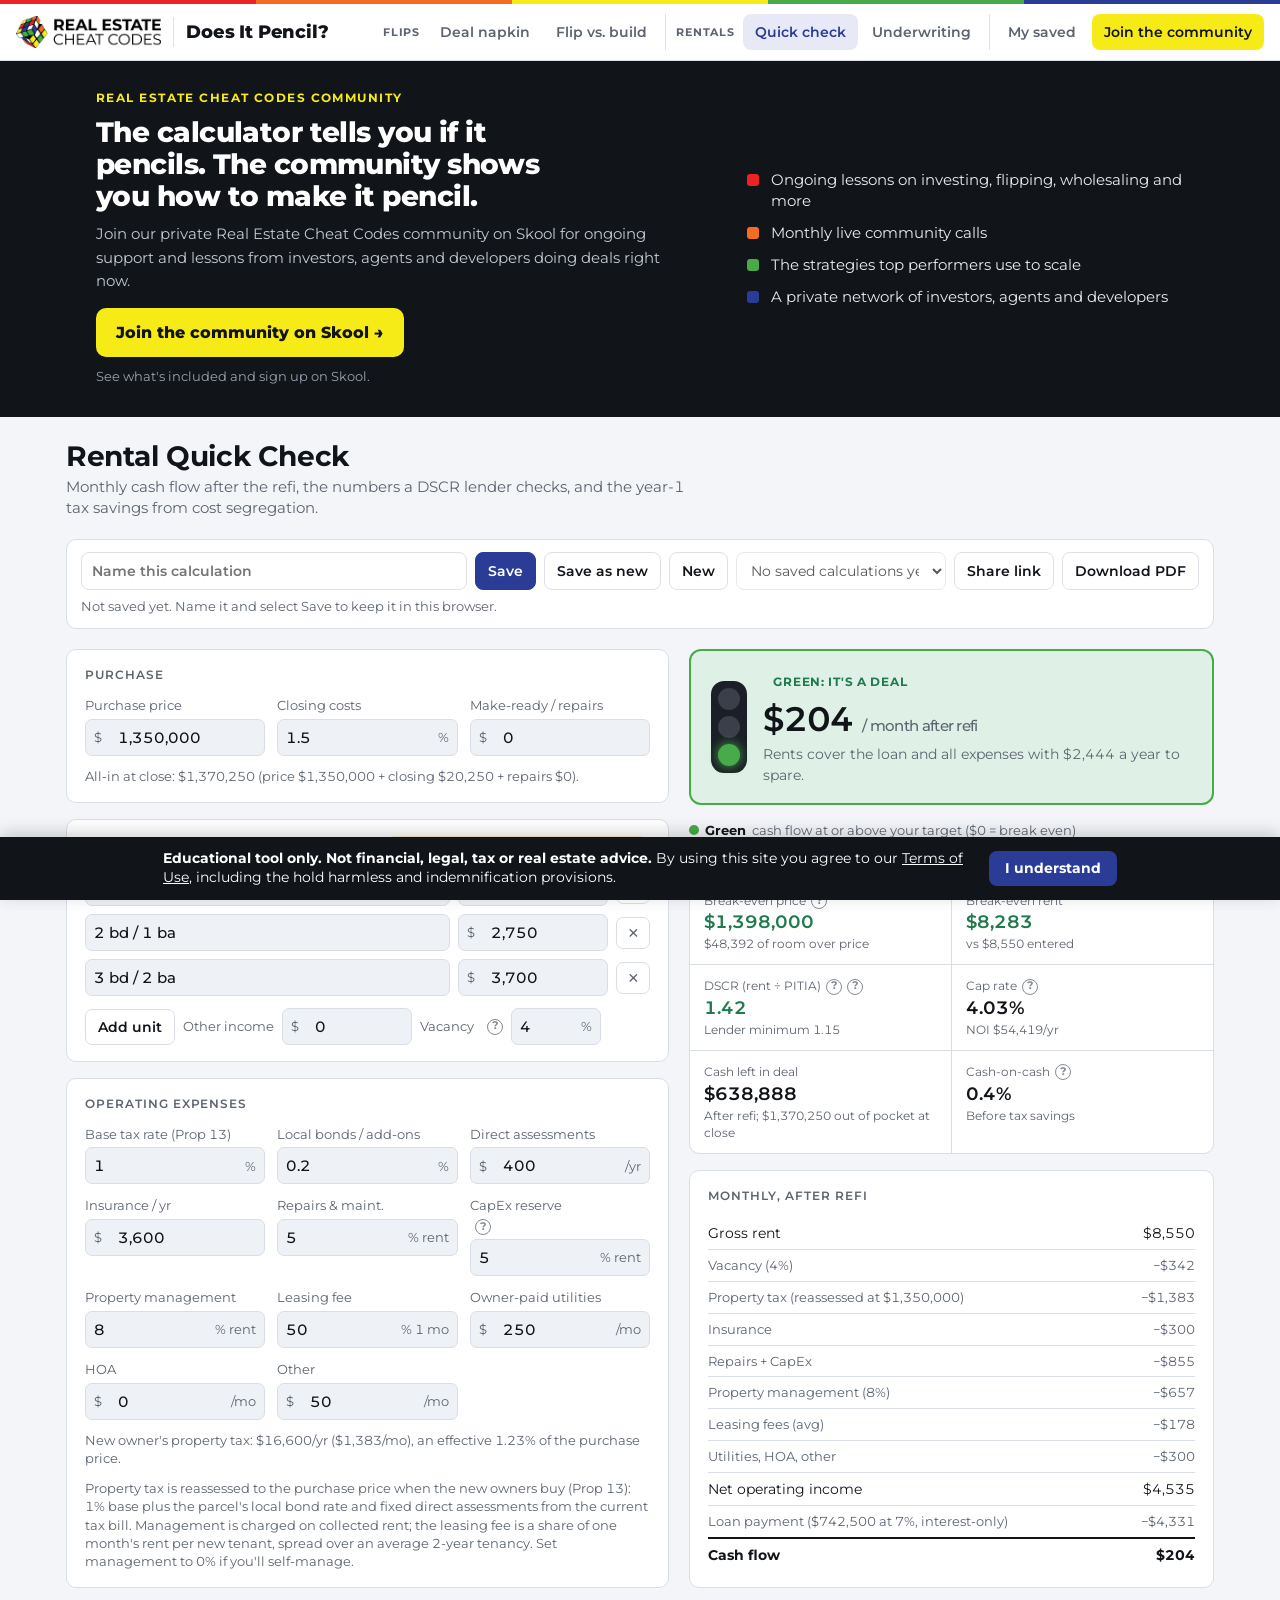
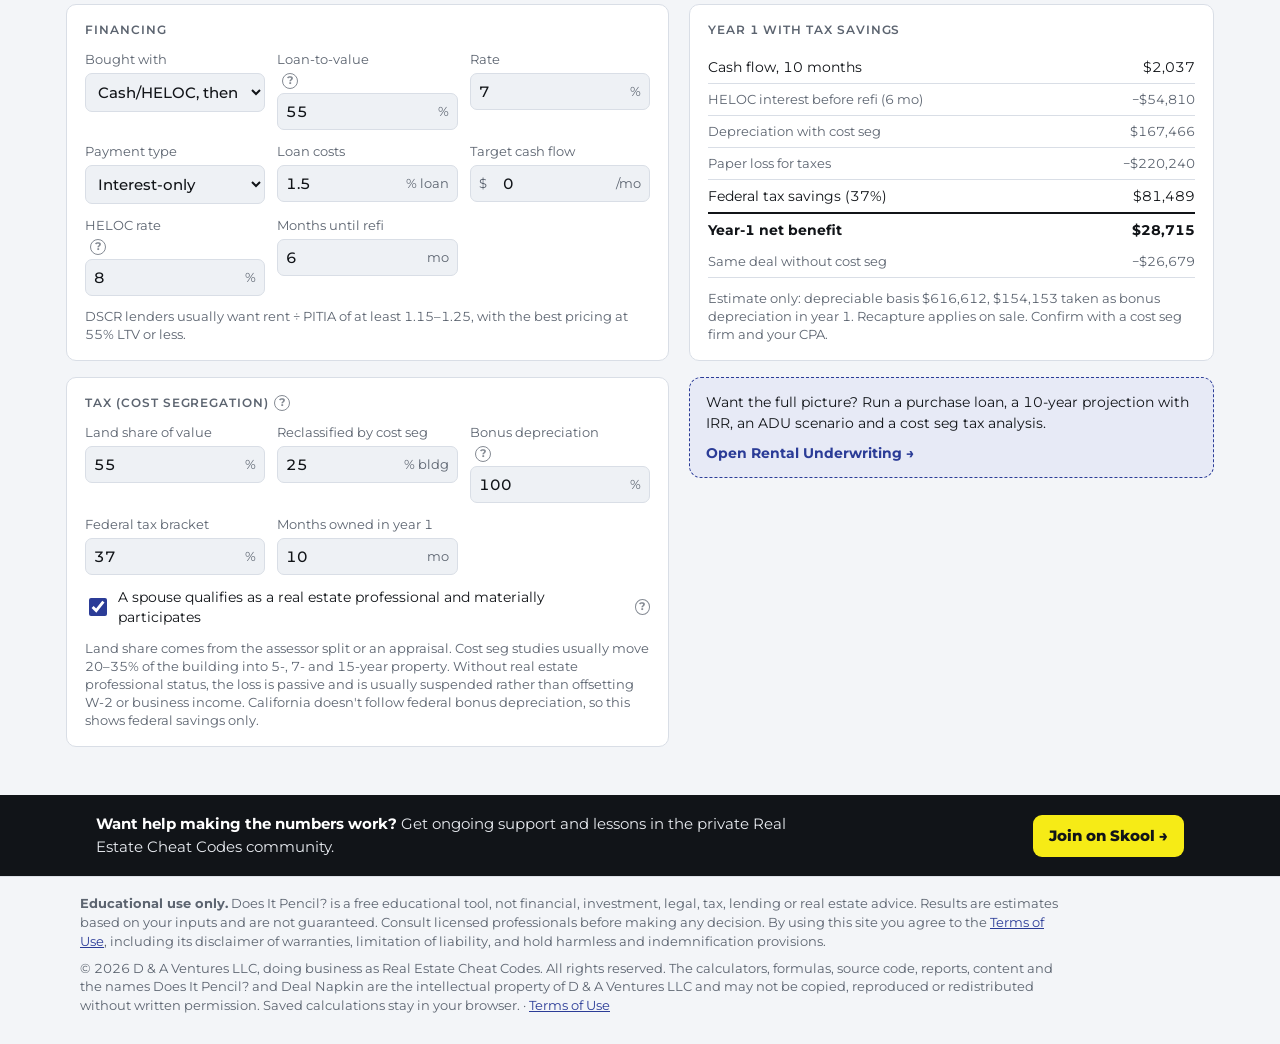
<file: doesitpencil-site/rental/index.html>
<!doctype html>
<html lang="en" data-root="../">
<head>
<meta charset="utf-8">
<meta name="viewport" content="width=device-width,initial-scale=1,viewport-fit=cover">
<title>Rental Cash Flow Calculator · Does It Pencil?</title>
<meta name="description" content="Free rental property calculator: monthly cash flow after a refi, DSCR, cap rate, break-even price and rent, and year-1 tax savings from cost segregation. Save and label your deals.">
<meta property="og:title" content="Rental Cash Flow Calculator · Does It Pencil?">
<meta property="og:description" content="Free rental property calculator: monthly cash flow after a refi, DSCR, cap rate, break-even price and rent, and year-1 tax savings from cost segregation. Save and label your deals.">
<meta property="og:type" content="website">
<meta property="og:image" content="https://doesitpencil.org/assets/og-image.png">
<meta property="og:image:width" content="1200">
<meta property="og:image:height" content="630">
<meta property="og:site_name" content="Does It Pencil?">
<meta name="twitter:card" content="summary_large_image">
<meta name="twitter:image" content="https://doesitpencil.org/assets/og-image.png">
<meta property="og:url" content="https://doesitpencil.org/rental/">
<link rel="canonical" href="https://doesitpencil.org/rental/">
<link rel="icon" type="image/png" href="../assets/favicon.png">
<link rel="apple-touch-icon" href="../assets/apple-touch-icon.png">
<link rel="preconnect" href="https://fonts.googleapis.com">
<link rel="stylesheet" href="https://fonts.googleapis.com/css2?family=Montserrat:wght@400;500;600;700;800&display=swap">
<link rel="stylesheet" href="../assets/site.css">
<style>:root{color-scheme:light;padding-top:env(safe-area-inset-top,0px);padding-bottom:env(safe-area-inset-bottom,0px)}body{margin:0}img{max-width:100%}[hidden]{display:none!important}</style>
<style>
/* Layout: ledger-style two-column tool — inputs on the left, a sticky verdict sheet on the right; stacks on phones. */
:root{
  --bg:#f3f5f8; --surface:#ffffff; --surface-2:#eef1f5; --line:#d9dee6;
  --fg:#111418; --muted:#5c6470; --accent:#2b3c97; --accent-soft:#e7eaf6;
  --good:#1f7a4d; --good-bg:#dff1e6; --warn:#9a6400; --warn-bg:#f8ecd2; --bad:#b03a2e; --bad-bg:#f7e0dc;
  --f-ui:"Montserrat",ui-sans-serif,system-ui,-apple-system,"Segoe UI",sans-serif;
  --f-num:"Montserrat",ui-monospace,"SF Mono",Menlo,monospace;
}
@media (prefers-color-scheme:dark){:root:not([data-theme="light"]){
  --bg:#12151b; --surface:#1a1f27; --surface-2:#212733; --line:#2b313c;
  --fg:#e8ebf0; --muted:#9aa3b0; --accent:#9aa8ff; --accent-soft:#232a52;
  --good:#5fd394; --good-bg:#16352a; --warn:#e8b55a; --warn-bg:#3a2e14; --bad:#f08a7e; --bad-bg:#3d1f1b; color-scheme:dark}}
:root[data-theme="dark"]{
  --bg:#12151b; --surface:#1a1f27; --surface-2:#212733; --line:#2b313c;
  --fg:#e8ebf0; --muted:#9aa3b0; --accent:#9aa8ff; --accent-soft:#232a52;
  --good:#5fd394; --good-bg:#16352a; --warn:#e8b55a; --warn-bg:#3a2e14; --bad:#f08a7e; --bad-bg:#3d1f1b; color-scheme:dark}
*{box-sizing:border-box}
body{background:var(--bg);color:var(--fg);font-family:var(--f-ui);font-size:15px;line-height:1.45}
.wrap{max-width:1180px;margin:0 auto;padding-left:max(16px,env(safe-area-inset-left,0px));padding-right:max(16px,env(safe-area-inset-right,0px));padding-block:24px 48px;display:flex;flex-direction:column;gap:20px}
header{display:flex;flex-wrap:wrap;align-items:flex-end;justify-content:space-between;gap:12px}
h1{font-family:"Montserrat",sans-serif;font-weight:800;font-size:28px;line-height:1.1;margin:0;font-weight:700;letter-spacing:-.01em;text-wrap:balance}
.sub{color:var(--muted);margin:4px 0 0;max-width:62ch}
.savebar-card{background:var(--surface);border:1px solid var(--line);border-radius:10px;padding:12px 14px}
.grid{display:grid;grid-template-columns:minmax(0,1.15fr) minmax(0,1fr);gap:20px;align-items:start}
@media (max-width:880px){.grid{grid-template-columns:minmax(0,1fr)}}
.inputs{display:flex;flex-direction:column;gap:16px;min-width:0}
section.card{background:var(--surface);border:1px solid var(--line);border-radius:10px;padding:16px 18px;display:flex;flex-direction:column;gap:12px;min-width:0}
.card h2{font-size:12px;letter-spacing:.08em;text-transform:uppercase;color:var(--muted);margin:0;font-weight:600}
.fields{display:grid;grid-template-columns:repeat(auto-fill,minmax(150px,1fr));gap:12px}
label.f{display:flex;flex-direction:column;gap:4px;font-size:13px;color:var(--muted);min-width:0}
.inp{display:flex;align-items:center;background:var(--surface-2);border:1px solid var(--line);border-radius:7px;overflow:hidden}
.inp:focus-within{border-color:var(--accent);box-shadow:0 0 0 3px var(--accent-soft)}
.inp span{padding:0 8px;color:var(--muted);font-family:var(--f-num);font-size:13px}
.inp input,.inp select{flex:1;min-width:0;border:0;background:transparent;color:var(--fg);font:500 15px var(--f-num);padding:8px 8px;outline:none;font-variant-numeric:tabular-nums}
.inp input[type=text]{font-family:var(--f-ui)}
.units{display:flex;flex-direction:column;gap:8px}
.unit{display:grid;grid-template-columns:minmax(0,1fr) minmax(0,150px) 34px;gap:8px;align-items:center}
button{font:600 14px var(--f-ui);border-radius:7px;border:1px solid var(--line);background:var(--surface);color:var(--fg);padding:8px 12px;cursor:pointer}
button:hover{border-color:var(--accent)}
button:focus-visible,input:focus-visible,select:focus-visible{outline:2px solid var(--accent);outline-offset:2px}
button.primary{background:var(--accent);border-color:var(--accent);color:var(--surface)}
button.icon{padding:6px 0;width:34px;color:var(--muted)}
.hint{font-size:12.5px;color:var(--muted);margin:0}
.toggle{display:flex;align-items:center;gap:8px;font-size:14px;color:var(--fg)}
.toggle input{width:18px;height:18px;accent-color:var(--accent)}

.results{position:sticky;top:calc(env(safe-area-inset-top,0px) + 12px);display:flex;flex-direction:column;gap:16px;min-width:0}
@media (max-width:880px){.results{position:static}}
.verdict{border-radius:12px;padding:18px 20px;border:1px solid var(--line);background:var(--surface);display:flex;flex-direction:column;gap:6px}
.vgrid{display:grid;grid-template-columns:auto minmax(0,1fr);gap:16px;align-items:center}
.vbody{display:flex;flex-direction:column;gap:6px;min-width:0}
.verdict.green{border:2px solid #46ab48;background:var(--good-bg)}.verdict.yellow{border:2px solid #f2c200;background:var(--warn-bg)}.verdict.red{border:2px solid #ed2224;background:var(--bad-bg)}
.pill{align-self:flex-start;font-size:12px;font-weight:700;letter-spacing:.06em;text-transform:uppercase;padding:4px 10px;border-radius:999px}
.pill.good{background:var(--good-bg);color:var(--good)} .pill.warn{background:var(--warn-bg);color:var(--warn)} .pill.bad{background:var(--bad-bg);color:var(--bad)}
.big{font:600 34px/1.1 var(--f-num);font-variant-numeric:tabular-nums;letter-spacing:-.02em}
.big small{font-size:15px;color:var(--muted);font-weight:500}
.verdict p{margin:0;color:var(--muted);font-size:14px}
.kpis{display:grid;grid-template-columns:repeat(2,minmax(0,1fr));gap:1px;background:var(--line);border:1px solid var(--line);border-radius:10px;overflow:hidden}
.kpi{background:var(--surface);padding:12px 14px;display:flex;flex-direction:column;gap:2px;min-width:0}
.kpi .k{font-size:12px;color:var(--muted)}
.kpi .v{font:600 18px var(--f-num);font-variant-numeric:tabular-nums}
.kpi .n{font-size:12px;color:var(--muted)}
.v.good{color:var(--good)} .v.bad{color:var(--bad)} .v.warn{color:var(--warn)}
table{width:100%;border-collapse:collapse;font-size:14px}
td{padding:6px 0;border-bottom:1px solid var(--line)}
td.r{text-align:right;font-family:var(--f-num);font-variant-numeric:tabular-nums;white-space:nowrap;padding-left:12px}
tr.tot td{font-weight:700;border-bottom:0;border-top:2px solid var(--fg)}
tr.sub td{color:var(--muted);font-size:13px}
.saved{display:flex;flex-direction:column;gap:6px}
.saved-row{display:grid;grid-template-columns:minmax(0,1fr) auto auto auto;gap:8px;align-items:center;font-size:14px;padding:6px 0;border-bottom:1px solid var(--line)}
.saved-row .nm{overflow:hidden;text-overflow:ellipsis;white-space:nowrap}
.saved-row .cf{font-family:var(--f-num);font-variant-numeric:tabular-nums}
.example{font-size:12px;font-weight:600;color:var(--warn);background:var(--warn-bg);padding:2px 8px;border-radius:999px}
@media (prefers-reduced-motion:reduce){*{transition:none!important}}
</style>

</head>
<body>
<div id="dip-header"></div>
<section class="dip-cta dip-cta-top" aria-labelledby="cta-top-h"><div class="dip-in">
  <div>
    <p class="eyebrow">Real Estate Cheat Codes community</p>
    <h2 id="cta-top-h">The calculator tells you if it pencils. The community shows you how to make it pencil.</h2>
    <p>Join our private Real Estate Cheat Codes community on Skool for ongoing support and lessons from investors, agents and developers doing deals right now.</p>
    <a class="go" href="https://www.skool.com/realestatecheatcodes/about?utm_source=doesitpencil&amp;utm_medium=website&amp;utm_campaign=community_cta&amp;utm_content=rental-top" target="_blank" rel="noopener">Join the community on Skool →</a>
    <p class="fine">See what's included and sign up on Skool.</p>
  </div>
  <ul>
    <li>Ongoing lessons on investing, flipping, wholesaling and more</li>
    <li>Monthly live community calls</li>
    <li>The strategies top performers use to scale</li>
    <li>A private network of investors, agents and developers</li>
  </ul>
</div></section>
<div class="wrap">
  <header>
    <div>
      <h1>Rental Quick Check</h1>
      <p class="sub">Monthly cash flow after the refi, the numbers a DSCR lender checks, and the year-1 tax savings from cost segregation.</p>
    </div>
  </header>
  <div class="savebar-card"><div id="dip-savebar"></div></div>

  <div class="grid">
    <div class="inputs">
      <section class="card">
        <h2>Purchase</h2>
        <div class="fields">
          <label class="f">Purchase price<div class="inp"><span>$</span><input id="price" type="number" step="5000"></div></label>
          <label class="f">Closing costs<div class="inp"><input id="closePct" type="number" step="0.1"><span>%</span></div></label>
          <label class="f">Make-ready / repairs<div class="inp"><span>$</span><input id="rehab" type="number" step="1000"></div></label>
        </div>
        <p class="hint" id="allIn"></p>
      </section>

      <section class="card">
        <div style="display:flex;justify-content:space-between;align-items:center;gap:8px;flex-wrap:wrap">
          <h2>Rents (monthly, by unit)</h2>
          <span id="exampleTag" class="example">Sample deal. Replace with your numbers.</span>
        </div>
        <div id="units" class="units"></div>
        <div style="display:flex;gap:8px;flex-wrap:wrap;align-items:center">
          <button id="addUnit">Add unit</button>
          <label class="f" style="flex-direction:row;align-items:center;gap:8px">Other income<div class="inp" style="width:130px"><span>$</span><input id="otherInc" type="number" step="25"></div></label>
          <label class="f" style="flex-direction:row;align-items:center;gap:8px">Vacancy<div class="inp" style="width:90px"><input id="vacancy" type="number" step="0.5"><span>%</span></div></label>
        </div>
      </section>

      <section class="card">
        <h2>Operating expenses</h2>
        <div class="fields">
          <label class="f">Base tax rate (Prop 13)<div class="inp"><input id="taxRate" type="number" step="0.01"><span>%</span></div></label>
          <label class="f">Local bonds / add-ons<div class="inp"><input id="taxAdd" type="number" step="0.01"><span>%</span></div></label>
          <label class="f">Direct assessments<div class="inp"><span>$</span><input id="taxFixed" type="number" step="50"><span>/yr</span></div></label>
          <label class="f">Insurance / yr<div class="inp"><span>$</span><input id="ins" type="number" step="100"></div></label>
          <label class="f">Repairs &amp; maint.<div class="inp"><input id="maint" type="number" step="0.5"><span>% rent</span></div></label>
          <label class="f">CapEx reserve<div class="inp"><input id="capex" type="number" step="0.5"><span>% rent</span></div></label>
          <label class="f">Property management<div class="inp"><input id="mgmt" type="number" step="0.5"><span>% rent</span></div></label>
          <label class="f">Leasing fee<div class="inp"><input id="leaseFee" type="number" step="5"><span>% 1 mo</span></div></label>
          <label class="f">Owner-paid utilities<div class="inp"><span>$</span><input id="util" type="number" step="25"><span>/mo</span></div></label>
          <label class="f">HOA<div class="inp"><span>$</span><input id="hoa" type="number" step="25"><span>/mo</span></div></label>
          <label class="f">Other<div class="inp"><span>$</span><input id="otherExp" type="number" step="25"><span>/mo</span></div></label>
        </div>
        <p class="hint" id="taxCalc"></p>
        <p class="hint">Property tax is reassessed to the purchase price when the new owners buy (Prop 13): 1% base plus the parcel's local bond rate and fixed direct assessments from the current tax bill. Management is charged on collected rent; the leasing fee is a share of one month's rent per new tenant, spread over an average 2-year tenancy. Set management to 0% if you'll self-manage.</p>
      </section>

      <section class="card">
        <h2>Financing</h2>
        <div class="fields">
          <label class="f">Bought with<div class="inp"><select id="buyMode"><option value="cashrefi">Cash/HELOC, then refi</option><option value="loan">Purchase loan</option></select></div></label>
          <label class="f">Loan-to-value<div class="inp"><input id="ltv" type="number" step="1"><span>%</span></div></label>
          <label class="f">Rate<div class="inp"><input id="rate" type="number" step="0.125"><span>%</span></div></label>
          <label class="f">Payment type<div class="inp"><select id="io"><option value="1">Interest-only</option><option value="0">30-yr amortizing</option></select></div></label>
          <label class="f">Loan costs<div class="inp"><input id="loanCostPct" type="number" step="0.25"><span>% loan</span></div></label>
          <label class="f">Target cash flow<div class="inp"><span>$</span><input id="target" type="number" step="50"><span>/mo</span></div></label>
        </div>
        <div class="fields" id="bridgeFields">
          <label class="f">HELOC rate<div class="inp"><input id="helocRate" type="number" step="0.125"><span>%</span></div></label>
          <label class="f">Months until refi<div class="inp"><input id="bridgeMo" type="number" step="1"><span>mo</span></div></label>
        </div>
        <p class="hint">DSCR lenders usually want rent ÷ PITIA of at least 1.15–1.25, with the best pricing at 55% LTV or less.</p>
      </section>

      <section class="card">
        <h2>Tax (cost segregation)</h2>
        <div class="fields">
          <label class="f">Land share of value<div class="inp"><input id="landPct" type="number" step="1"><span>%</span></div></label>
          <label class="f">Reclassified by cost seg<div class="inp"><input id="csPct" type="number" step="1"><span>% bldg</span></div></label>
          <label class="f">Bonus depreciation<div class="inp"><input id="bonusPct" type="number" step="10"><span>%</span></div></label>
          <label class="f">Federal tax bracket<div class="inp"><input id="fedRate" type="number" step="1"><span>%</span></div></label>
          <label class="f">Months owned in year 1<div class="inp"><input id="months" type="number" step="1" min="1" max="12"><span>mo</span></div></label>
        </div>
        <label class="toggle"><input id="reps" type="checkbox"> A spouse qualifies as a real estate professional and materially participates</label>
        <p class="hint">Land share comes from the assessor split or an appraisal. Cost seg studies usually move 20–35% of the building into 5-, 7- and 15-year property. Without real estate professional status, the loss is passive and is usually suspended rather than offsetting W-2 or business income. California doesn't follow federal bonus depreciation, so this shows federal savings only.</p>
      </section>
    </div>

    <aside class="results" aria-live="polite">
      <div class="verdict" id="verdict">
        <div class="vgrid"><span id="vlight"></span><div class="vbody">
        <span id="pill" class="pill good">Pencils</span>
        <div class="big" id="cfBig">$0 <small>/ month</small></div>
        <p id="verdictTxt"></p>
        </div></div>
      </div>
      <div id="vlegend"></div>

      <div class="kpis">
        <div class="kpi"><span class="k">Break-even price</span><span class="v" id="bePrice"></span><span class="n" id="bePriceN"></span></div>
        <div class="kpi"><span class="k">Break-even rent</span><span class="v" id="beRent"></span><span class="n" id="beRentN"></span></div>
        <div class="kpi"><span class="k">DSCR (rent ÷ PITIA)</span><span class="v" id="dscr"></span><span class="n">Lender minimum 1.15</span></div>
        <div class="kpi"><span class="k">Cap rate</span><span class="v" id="cap"></span><span class="n" id="capN"></span></div>
        <div class="kpi"><span class="k">Cash left in deal</span><span class="v" id="cashIn"></span><span class="n" id="cashInN"></span></div>
        <div class="kpi"><span class="k">Cash-on-cash</span><span class="v" id="coc"></span><span class="n">Before tax savings</span></div>
      </div>

      <section class="card">
        <h2>Monthly, after refi</h2>
        <table id="pl"></table>
      </section>

      <section class="card">
        <h2>Year 1 with tax savings</h2>
        <table id="tax"></table>
        <p class="hint" id="taxNote"></p>
      </section>

      <div id="dip-email"></div>
      <div id="dip-next"></div>
    </aside>
  </div>
</div>

<script src="../assets/tracking.js"></script>
<script src="../assets/site.js"></script>
<script>
DIP.mountHeader("rental");
(function(){
const $=id=>document.getElementById(id);
const money=(n,d=0)=>(n<0?'−':'')+'$'+Math.abs(n).toLocaleString('en-US',{maximumFractionDigits:d,minimumFractionDigits:d});
const pct=(n,d=1)=>(isFinite(n)?n.toFixed(d):'—')+'%';
const FIELDS=['target','price','closePct','rehab','otherInc','vacancy','taxRate','taxAdd','taxFixed','ins','maint','capex','mgmt','leaseFee','util','hoa','otherExp','buyMode','ltv','rate','io','loanCostPct','helocRate','bridgeMo','landPct','csPct','bonusPct','fedRate','months'];

const EXAMPLE={name:'',example:true,target:0,price:1350000,closePct:1.5,rehab:0,otherInc:0,vacancy:4,taxRate:1.0,taxAdd:0.2,taxFixed:400,ins:3600,maint:5,capex:5,mgmt:8,leaseFee:50,util:250,hoa:0,otherExp:50,
  buyMode:'cashrefi',ltv:55,rate:7.0,io:'1',loanCostPct:1.5,helocRate:8.0,bridgeMo:6,landPct:55,csPct:25,bonusPct:100,fedRate:37,months:10,reps:true,
  units:[{l:'1 bd / 1 ba',r:2100},{l:'2 bd / 1 ba',r:2750},{l:'3 bd / 2 ba',r:3700}]};

let units=[];
function renderUnits(){
  const box=$('units');box.innerHTML='';
  units.forEach((u,i)=>{
    const row=document.createElement('div');row.className='unit';
    row.innerHTML=`<div class="inp"><input type="text" id="ul${i}" value="${(u.l||'').replace(/"/g,'&quot;')}" aria-label="Unit ${i+1} name"></div>
      <div class="inp"><span>$</span><input type="number" step="25" id="ur${i}" value="${u.r||0}" aria-label="Unit ${i+1} rent"></div>
      <button class="icon" aria-label="Remove unit ${i+1}" data-i="${i}">✕</button>`;
    box.appendChild(row);
  });
  box.querySelectorAll('input').forEach(el=>el.addEventListener('input',()=>{readUnits();markEdited();calc();}));
  box.querySelectorAll('button').forEach(b=>b.addEventListener('click',()=>{units.splice(+b.dataset.i,1);renderUnits();markEdited();calc();}));
}
function readUnits(){units=units.map((u,i)=>({l:$('ul'+i).value,r:+$('ur'+i).value||0}));}
$('addUnit').onclick=()=>{readUnits();units.push({l:'Unit '+(units.length+1),r:0});renderUnits();markEdited();calc();};

function load(d){d={taxAdd:0,taxFixed:0,leaseFee:0,target:0,...d};FIELDS.forEach(k=>{if(d[k]!==undefined)$(k).value=d[k];});$('reps').checked=!!d.reps;units=(d.units||[]).map(u=>({...u}));$('exampleTag').hidden=!d.example;$('bridgeFields').hidden=$('buyMode').value!=='cashrefi';renderUnits();calc();}
function snapshot(){readUnits();const d={name:(window.__dipBar&&window.__dipBar.label)||'',reps:$('reps').checked,units:units.map(u=>({...u}))};FIELDS.forEach(k=>d[k]=$(k).type==='number'?+$(k).value:$(k).value);return d;}
function markEdited(){$('exampleTag').hidden=true;window.__dipBar&&window.__dipBar.changed();}

function pmt(L,ratePct,io){const r=ratePct/100/12;if(L<=0)return 0;if(io)return L*r;if(r===0)return L/360;return L*r/(1-Math.pow(1+r,-360));}
function yr1Interest(L,ratePct,io,m){const r=ratePct/100/12;if(io)return L*r*m;let b=L,p=pmt(L,ratePct,false),t=0;for(let i=0;i<m;i++){const it=b*r;t+=it;b-=p-it;}return t;}

function model(v,priceOverride,rentOverride){
  const P=priceOverride??v.price;
  const gross=(rentOverride??v.units.reduce((s,u)=>s+u.r,0))+v.otherInc;
  const egi=gross*(1-v.vacancy/100);
  const taxYr=P*((v.taxRate||0)+(v.taxAdd||0))/100+(v.taxFixed||0);
  const tax=taxYr/12, ins=v.ins/12;
  const maint=gross*v.maint/100, capex=gross*v.capex/100, mgmt=egi*v.mgmt/100;
  const leasing=(gross-(v.otherInc||0))*(v.leaseFee||0)/100/24;
  const opex=tax+ins+maint+capex+mgmt+leasing+v.util+v.hoa+v.otherExp;
  const noi=egi-opex;
  const loan=P*v.ltv/100;
  const debt=pmt(loan,v.rate,v.io==='1');
  const cf=noi-debt;
  const closing=P*v.closePct/100, loanCosts=loan*v.loanCostPct/100;
  const bridge=v.buyMode==='cashrefi'?(P+closing+v.rehab)*v.helocRate/100*v.bridgeMo/12:0;
  const cashIn=P+closing+v.rehab+loanCosts-loan;
  const pitia=debt+tax+ins+v.hoa;
  return {P,gross,egi,taxYr,tax,ins,maint,capex,mgmt,leasing,opex,noi,loan,debt,cf,closing,loanCosts,bridge,cashIn,pitia,
    dscr:pitia>0?gross/pitia:Infinity, cap:P>0?noi*12/P*100:0, coc:cashIn>0?cf*12/cashIn*100:Infinity};
}

const STICKY=DIP.mountSticky();
function calc(){
  readUnits();const v=snapshot();const m=model(v);
  // break-evens (cash flow is linear in price and in rent)
  const m2=model(v,v.price+10000);const slopeP=(m2.cf-m.cf)/10000;const bePrice=slopeP<0?v.price-m.cf/slopeP:NaN;
  const r0=v.units.reduce((s,u)=>s+u.r,0);const m3=model(v,null,r0+1000);const slopeR=(m3.cf-m.cf)/1000;const beRent=slopeR>0?r0-m.cf/slopeR:NaN;

  const tgt=+v.target||0, diff=m.cf-tgt, color=diff>=0?'green':diff>=-250?'yellow':'red';
  const pill=$('pill');pill.className='pill '+{green:'good',yellow:'warn',red:'bad'}[color];pill.textContent=DIP.VERDICT[color];
  $('verdict').className='verdict '+color;$('vlight').innerHTML=DIP.light(color,22);
  $('vlegend').innerHTML=DIP.legend([['green','Green',`cash flow at or above your target (${tgt?money(tgt)+'/mo':'$0 = break even'})`],['yellow','Yellow','up to $250/mo below it'],['red','Red','more than $250/mo below it']]);
  STICKY.update(color,{green:'Green',yellow:'Yellow',red:'Red'}[color],money(m.cf)+'/mo','After refi · DSCR '+(isFinite(m.dscr)?m.dscr.toFixed(2):'—'));
  window.__qc={color,m,v,bePrice,beRent};
  $('cfBig').innerHTML=`${money(m.cf)} <small>/ month after refi</small>`;
  $('verdictTxt').textContent=(tgt&&diff>=0?`Hits your ${money(tgt)}/mo target. `:tgt?`${money(-diff)}/mo short of your ${money(tgt)}/mo target. `:'')+(m.cf>=0
    ?`Rents cover the loan and all expenses with ${money(m.cf*12)} a year to spare.`
    :`Holding costs ${money(-m.cf*12)} a year more than the rent brings in. To break even, the price needs to be about ${isFinite(bePrice)?money(bePrice):'—'} or the rent about ${isFinite(beRent)?money(beRent):'—'}/mo.`);

  const set=(id,txt,cls)=>{const el=$(id);el.textContent=txt;el.className='v'+(cls?' '+cls:'');};
  set('bePrice',isFinite(bePrice)?money(Math.round(bePrice/1000)*1000):'—',isFinite(bePrice)?(bePrice>=v.price?'good':'bad'):'');
  $('bePriceN').textContent=isFinite(bePrice)?(bePrice>=v.price?`${money(bePrice-v.price)} of room over price`:`${money(v.price-bePrice)} under asking`):'';
  set('beRent',isFinite(beRent)?money(beRent):'—',isFinite(beRent)?(beRent<=r0?'good':'bad'):'');
  $('beRentN').textContent=isFinite(beRent)?`vs ${money(r0)} entered`:'';
  set('dscr',isFinite(m.dscr)?m.dscr.toFixed(2):'—',m.dscr>=1.25?'good':m.dscr>=1.15?'warn':'bad');
  $('allIn').textContent=`All-in at close: ${money(v.price+m.closing+v.rehab)} (price ${money(v.price)} + closing ${money(m.closing)} + repairs ${money(v.rehab)}).`;
  $('taxCalc').textContent=`New owner's property tax: ${money(m.taxYr)}/yr (${money(m.tax)}/mo), an effective ${pct(v.price>0?m.taxYr/v.price*100:0,2)} of the purchase price.`;
  set('cap',pct(m.cap,2));$('capN').textContent=`NOI ${money(m.noi*12)}/yr`;
  set('cashIn',money(m.cashIn));$('cashInN').textContent=v.buyMode==='cashrefi'?`After refi; ${money(v.price+m.closing+v.rehab)} out of pocket at close`:'Down payment + costs';
  set('coc',isFinite(m.coc)?pct(m.coc,1):'—',m.coc>=0?'':'bad');

  const row=(a,b,c='')=>`<tr class="${c}"><td>${a}</td><td class="r">${b}</td></tr>`;
  $('pl').innerHTML=
    row('Gross rent',money(m.gross))+row(`Vacancy (${v.vacancy}%)`,money(m.egi-m.gross),'sub')+
    row(`Property tax (reassessed at ${money(m.P)})`,money(-m.tax),'sub')+row('Insurance',money(-m.ins),'sub')+
    row('Repairs + CapEx',money(-(m.maint+m.capex)),'sub')+
    row(`Property management (${v.mgmt}%)`,money(-m.mgmt),'sub')+(m.leasing?row('Leasing fees (avg)',money(-m.leasing),'sub'):'')+
    row('Utilities, HOA, other',money(-(v.util+v.hoa+v.otherExp)),'sub')+
    row('Net operating income',money(m.noi))+
    row(`Loan payment (${money(m.loan)} at ${v.rate}%${v.io==='1'?', interest-only':''})`,money(-m.debt),'sub')+
    row('Cash flow',money(m.cf),'tot');

  // Year-1 tax
  const mo=Math.min(12,Math.max(1,v.months||12));
  const basis=(v.price+m.closing+v.rehab)*(1-v.landPct/100);
  const cs=basis*v.csPct/100, bonus=cs*v.bonusPct/100;
  const csRest=(cs-bonus)/7*(mo/12);
  const sl=(basis-cs)/27.5*((mo-0.5)/12);
  const depCS=bonus+csRest+sl;
  const depSL=basis/27.5*((mo-0.5)/12);
  const interest=yr1Interest(m.loan,v.rate,v.io==='1',mo);
  const cashOps=(m.noi*mo)-interest-m.bridge; // taxable before depreciation
  const cashFlowY1=m.cf*mo-m.bridge;
  const lossCS=Math.min(0,cashOps-depCS), lossSL=Math.min(0,cashOps-depSL);
  const rate=v.fedRate/100;
  const saveCS=v.reps?-lossCS*rate:0, saveSL=v.reps?-lossSL*rate:0;
  $('tax').innerHTML=
    row(`Cash flow, ${mo} months`,money(m.cf*mo))+
    (m.bridge?row(`HELOC interest before refi (${v.bridgeMo} mo)`,money(-m.bridge),'sub'):'')+
    row('Depreciation with cost seg',money(depCS),'sub')+
    row('Paper loss for taxes',money(lossCS),'sub')+
    row(`Federal tax savings (${v.fedRate}%)`,money(saveCS))+
    row('Year-1 net benefit',money(cashFlowY1+saveCS),'tot')+
    row('Same deal without cost seg',money(cashFlowY1+saveSL),'sub');
  $('taxNote').textContent=v.reps
    ?`Estimate only: depreciable basis ${money(basis)}, ${money(bonus)} taken as bonus depreciation in year 1. Recapture applies on sale. Confirm with a cost seg firm and your CPA.`
    :`Without real estate professional status the ${money(-lossCS)} loss is usually passive and carries forward, so no year-1 savings are counted. Check the box if you or a spouse will qualify.`;
}

FIELDS.forEach(k=>$(k).addEventListener('input',()=>{if(k!=='dealName')markEdited();calc();}));
$('reps').addEventListener('change',()=>{markEdited();calc();});
$('buyMode').addEventListener('change',()=>{$('bridgeFields').hidden=$('buyMode').value!=='cashrefi';markEdited();calc();});
load(EXAMPLE);
const BLANK={...EXAMPLE,name:'',example:false,price:0,units:[{l:'Unit 1',r:0}]};
window.__dipBar=DIP.mountSaveBar({el:'dip-savebar',calc:'rental',
  getState:snapshot,
  setState:d=>load({...d,example:false}),
  reset:()=>load(BLANK),
  defaultLabel:()=>'Rental at '+money(+$('price').value||0),
  summarize:d=>{const m=model(d);return {headline:money(m.cf)+'/mo',detail:money(d.price)+' · '+(d.units||[]).length+' unit'+((d.units||[]).length===1?'':'s')+' · DSCR '+(isFinite(m.dscr)?m.dscr.toFixed(2):'—'),tone:(m.cf-(+d.target||0))>=0?'good':(m.cf-(+d.target||0))>=-250?'warn':'bad'}},
  report:()=>{calc();const q=window.__qc,m=q.m,v=q.v,t=id=>$(id).textContent;
    return {title:'Rental Quick Check',subtitle:'Cash flow after the refi',
      verdict:{color:q.color,headline:money(m.cf)+'/mo cash flow after refi',sub:t('verdictTxt')},
      legend:[['green','Green',`at or above target (${(+v.target||0)?money(+v.target)+'/mo':'break even'})`],['yellow','Yellow','up to $250/mo below'],['red','Red','more than $250/mo below']],
      blocks:[
        {kpis:[['Purchase price',money(v.price)],['Rent (gross)',money(m.gross)+'/mo'],['Loan',money(m.loan)+' at '+v.rate+'%'],
               ['Break-even price',t('bePrice'),t('bePriceN')],['Break-even rent',t('beRent'),t('beRentN')],['DSCR',t('dscr'),'Lender minimum 1.15'],
               ['Cap rate',t('cap'),t('capN')],['Cash left in deal',t('cashIn')],['Cash-on-cash',t('coc')]]},
        {node:$('pl'),title:'Monthly, after refi'},
        {node:$('tax'),title:'Year 1 with tax savings'},
        {note:$('taxNote').textContent+' Estimates only; not financial, legal or tax advice.'}]}}});
DIP.mountEmail({el:'dip-email',calc:'rental',getState:snapshot,getLabel:()=>window.__dipBar.label,
  summarize:d=>{const m=model(d);return {headline:money(m.cf)+'/mo after refi',detail:money(d.price)+' · DSCR '+(isFinite(m.dscr)?m.dscr.toFixed(2):'—')}}});
DIP.mountNext('dip-next','underwriting','Want the full picture? Run a purchase loan, a 10-year projection with IRR, an ADU scenario and a cost seg tax analysis.');
})();
</script>


<section class="dip-cta-bottom" aria-label="Join the community"><div class="dip-in">
  <p><b>Want help making the numbers work?</b> Get ongoing support and lessons in the private Real Estate Cheat Codes community.</p>
  <a class="go" href="https://www.skool.com/realestatecheatcodes/about?utm_source=doesitpencil&amp;utm_medium=website&amp;utm_campaign=community_cta&amp;utm_content=rental-bottom" target="_blank" rel="noopener">Join on Skool →</a>
</div></section>
<footer class="dip-foot"><div class="dip-in">
<p class="dip-legal"><b>Educational use only.</b> Does It Pencil? is a free educational tool, not financial, investment, legal, tax, lending or real estate advice. Results are estimates based on your inputs and are not guaranteed. Consult licensed professionals before making any decision. By using this site you agree to the <a href="../terms/index.html">Terms of Use</a>, including its disclaimer of warranties, limitation of liability, and hold harmless and indemnification provisions.</p>
<p class="dip-legal">© 2026 D &amp; A Ventures LLC, doing business as Real Estate Cheat Codes. All rights reserved. The calculators, formulas, source code, reports, content and the names Does It Pencil? and Deal Napkin are the intellectual property of D &amp; A Ventures LLC and may not be copied, reproduced or redistributed without written permission. Saved calculations stay in your browser. · <a href="../terms/index.html">Terms of Use</a></p>
</div></footer>
</body>
</html>
</file>
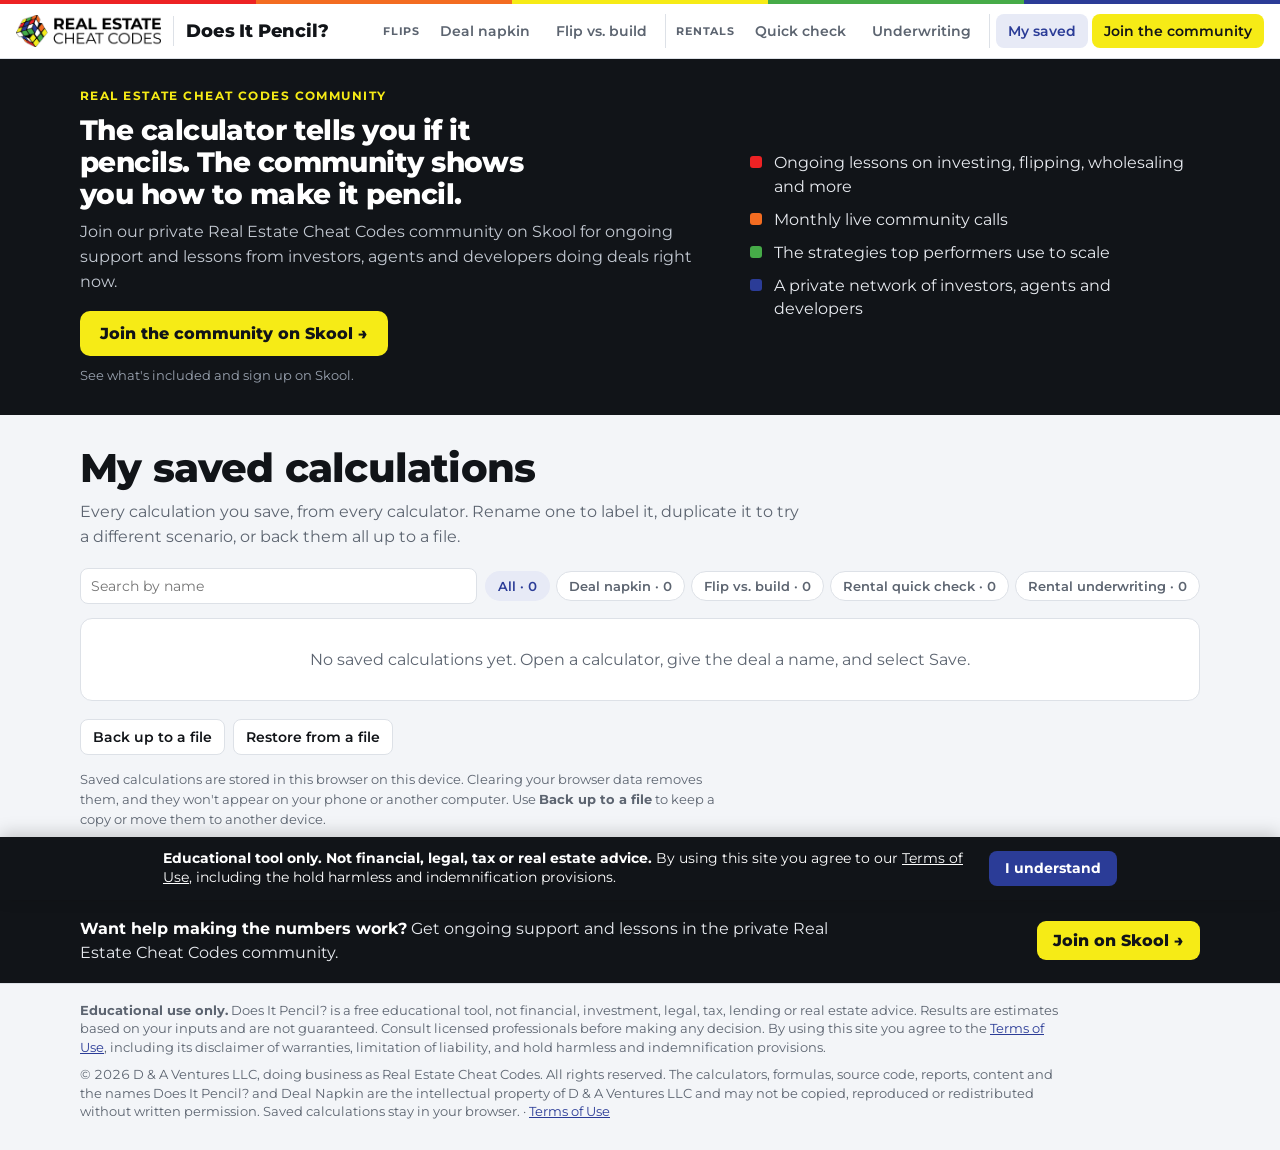
<file: doesitpencil-site/saved/index.html>
<!doctype html>
<html lang="en" data-root="../">
<head>
<meta charset="utf-8">
<meta name="robots" content="noindex">
<meta name="viewport" content="width=device-width,initial-scale=1,viewport-fit=cover">
<title>My Saved Calculations · Does It Pencil?</title>
<meta name="description" content="Your saved Does It Pencil? calculations: open, rename, duplicate, delete, and back them up to a file.">
<meta property="og:title" content="My Saved Calculations · Does It Pencil?">
<meta property="og:description" content="Your saved Does It Pencil? calculations: open, rename, duplicate, delete, and back them up to a file.">
<meta property="og:type" content="website">
<meta property="og:image" content="https://doesitpencil.org/assets/og-image.png">
<meta property="og:image:width" content="1200">
<meta property="og:image:height" content="630">
<meta property="og:site_name" content="Does It Pencil?">
<meta name="twitter:card" content="summary_large_image">
<meta name="twitter:image" content="https://doesitpencil.org/assets/og-image.png">
<meta property="og:url" content="https://doesitpencil.org/saved/">
<link rel="canonical" href="https://doesitpencil.org/saved/">
<link rel="icon" type="image/png" href="../assets/favicon.png">
<link rel="apple-touch-icon" href="../assets/apple-touch-icon.png">
<link rel="preconnect" href="https://fonts.googleapis.com">
<link rel="stylesheet" href="https://fonts.googleapis.com/css2?family=Montserrat:wght@400;500;600;700;800&display=swap">
<link rel="stylesheet" href="../assets/site.css">
<style>:root{color-scheme:light;padding-top:env(safe-area-inset-top,0px);padding-bottom:env(safe-area-inset-bottom,0px)}body{margin:0}img{max-width:100%}[hidden]{display:none!important}</style>
<style>
.dip-tools{display:flex;flex-wrap:wrap;gap:8px;align-items:center;margin:18px 0 14px}
.dip-tools input[type=search]{font:inherit;font-size:14px;padding:8px 10px;border:1px solid var(--dip-line);border-radius:8px;background:var(--dip-bg);color:var(--dip-fg);flex:1 1 220px;min-width:0}
.dip-chips{display:flex;gap:6px;flex-wrap:wrap}
.dip-chip{font:inherit;font-size:13px;font-weight:600;border:1px solid var(--dip-line);background:var(--dip-bg);color:var(--dip-muted);border-radius:999px;padding:6px 12px;cursor:pointer}
.dip-chip[aria-pressed="true"]{background:var(--dip-accent-soft);color:var(--dip-accent);border-color:transparent}
.dip-list{display:flex;flex-direction:column;background:var(--dip-bg);border:1px solid var(--dip-line);border-radius:12px;overflow:hidden}
.dip-row{display:grid;grid-template-columns:minmax(0,1fr) auto;gap:8px 16px;padding:14px 16px;border-top:1px solid var(--dip-line);align-items:center}
.dip-row:first-child{border-top:0}
.dip-row .nm{font-weight:700;font-size:15px;overflow-wrap:anywhere}
.dip-row .nm a{color:inherit;text-decoration:none}.dip-row .nm a:hover{color:var(--dip-accent);text-decoration:underline}
.dip-row .meta{font-size:13px;color:var(--dip-muted);margin-top:3px;display:flex;flex-wrap:wrap;gap:4px 10px;align-items:center}
.dip-badge{font-size:11.5px;font-weight:700;letter-spacing:.03em;text-transform:uppercase;color:var(--dip-accent);background:var(--dip-accent-soft);border-radius:4px;padding:2px 7px}
.dip-head{font-weight:700;font-variant-numeric:tabular-nums}
.dip-head.good{color:var(--dip-good)}.dip-head.bad{color:var(--dip-bad)}.dip-head.warn{color:#9a6400}
.dip-acts{display:flex;gap:6px;flex-wrap:wrap;justify-content:flex-end}
.dip-acts .dip-btn{padding:6px 10px;font-size:13px}
.dip-row input.rn{font:inherit;font-weight:700;font-size:15px;padding:5px 8px;border:1px solid var(--dip-accent);border-radius:6px;width:100%;background:var(--dip-bg);color:var(--dip-fg)}
.dip-empty{padding:28px 18px;color:var(--dip-muted);text-align:center;line-height:1.6}
.dip-note{font-size:13px;color:var(--dip-muted);line-height:1.55;margin-top:14px;max-width:72ch}
@media (max-width:640px){.dip-row{grid-template-columns:1fr}.dip-acts{justify-content:flex-start}}
</style>
</head>
<body class="dip-page">
<div id="dip-header"></div>
<section class="dip-cta dip-cta-top" aria-labelledby="cta-top-h"><div class="dip-in">
  <div>
    <p class="eyebrow">Real Estate Cheat Codes community</p>
    <h2 id="cta-top-h">The calculator tells you if it pencils. The community shows you how to make it pencil.</h2>
    <p>Join our private Real Estate Cheat Codes community on Skool for ongoing support and lessons from investors, agents and developers doing deals right now.</p>
    <a class="go" href="https://www.skool.com/realestatecheatcodes/about?utm_source=doesitpencil&amp;utm_medium=website&amp;utm_campaign=community_cta&amp;utm_content=saved-top" target="_blank" rel="noopener">Join the community on Skool →</a>
    <p class="fine">See what's included and sign up on Skool.</p>
  </div>
  <ul>
    <li>Ongoing lessons on investing, flipping, wholesaling and more</li>
    <li>Monthly live community calls</li>
    <li>The strategies top performers use to scale</li>
    <li>A private network of investors, agents and developers</li>
  </ul>
</div></section>
<main class="dip-main">
  <h1>My saved calculations</h1>
  <p class="dip-lede">Every calculation you save, from every calculator. Rename one to label it, duplicate it to try a different scenario, or back them all up to a file.</p>
  <div class="dip-tools">
    <input type="search" id="q" placeholder="Search by name" aria-label="Search saved calculations">
    <div class="dip-chips" id="chips"></div>
  </div>
  <div class="dip-list" id="list"></div>
  <div class="dip-tools">
    <button class="dip-btn" id="exp" type="button">Back up to a file</button>
    <button class="dip-btn" id="imp" type="button">Restore from a file</button>
    <input type="file" id="file" accept=".json,application/json" hidden>
    <span class="dip-note" id="msg" aria-live="polite" style="margin:0"></span>
  </div>
  <p class="dip-note">Saved calculations are stored in this browser on this device. Clearing your browser data removes them, and they won't appear on your phone or another computer. Use <b>Back up to a file</b> to keep a copy or move them to another device.</p>
</main>

<section class="dip-cta-bottom" aria-label="Join the community"><div class="dip-in">
  <p><b>Want help making the numbers work?</b> Get ongoing support and lessons in the private Real Estate Cheat Codes community.</p>
  <a class="go" href="https://www.skool.com/realestatecheatcodes/about?utm_source=doesitpencil&amp;utm_medium=website&amp;utm_campaign=community_cta&amp;utm_content=saved-bottom" target="_blank" rel="noopener">Join on Skool →</a>
</div></section>
<footer class="dip-foot"><div class="dip-in">
<p class="dip-legal"><b>Educational use only.</b> Does It Pencil? is a free educational tool, not financial, investment, legal, tax, lending or real estate advice. Results are estimates based on your inputs and are not guaranteed. Consult licensed professionals before making any decision. By using this site you agree to the <a href="../terms/index.html">Terms of Use</a>, including its disclaimer of warranties, limitation of liability, and hold harmless and indemnification provisions.</p>
<p class="dip-legal">© 2026 D &amp; A Ventures LLC, doing business as Real Estate Cheat Codes. All rights reserved. The calculators, formulas, source code, reports, content and the names Does It Pencil? and Deal Napkin are the intellectual property of D &amp; A Ventures LLC and may not be copied, reproduced or redistributed without written permission. Saved calculations stay in your browser. · <a href="../terms/index.html">Terms of Use</a></p>
</div></footer>
<script src="../assets/tracking.js"></script>
<script src="../assets/site.js"></script>
<script>
DIP.mountHeader('saved');

function ago(t){const s=(Date.now()-t)/1000;if(s<60)return 'just now';if(s<3600)return Math.floor(s/60)+' min ago';if(s<86400)return Math.floor(s/3600)+' hr ago';
  return new Date(t).toLocaleDateString([], {month:'short',day:'numeric',year:new Date(t).getFullYear()===new Date().getFullYear()?undefined:'numeric'})}
function rowHTML(e,full){
  const c=DIP.CALCS[e.calc],sm=e.summary||{};
  return `<div class="dip-row" data-id="${DIP.esc(e.id)}">
   <div><div class="nm"><a href="${DIP.href(e.calc,e.id)}">${DIP.esc(e.label)}</a></div>
   <div class="meta"><span class="dip-badge">${DIP.esc(c?c.short:e.calc)}</span>${sm.headline?`<span class="dip-head ${sm.tone||''}">${DIP.esc(sm.headline)}</span>`:''}${sm.detail?`<span>${DIP.esc(sm.detail)}</span>`:''}<span>Updated ${ago(e.updatedAt)}</span></div></div>
   <div class="dip-acts"><a class="dip-btn dip-primary" href="${DIP.href(e.calc,e.id)}">Open</a>${full?`<button class="dip-btn" data-act="rename">Rename</button><button class="dip-btn" data-act="dup">Duplicate</button><button class="dip-btn dip-danger" data-act="del">Delete</button>`:''}</div></div>`;
}

let filter='',q='';
const msg=t=>document.getElementById('msg').textContent=t;
function chips(){
  const all=DIP.store.list();
  const opts=[['','All',all.length],...Object.entries(DIP.CALCS).map(([k,c])=>[k,c.short,all.filter(e=>e.calc===k).length])];
  document.getElementById('chips').innerHTML=opts.map(([k,l,n])=>`<button type="button" class="dip-chip" data-f="${k}" aria-pressed="${filter===k}">${DIP.esc(l)} · ${n}</button>`).join('');
}
function render(){
  chips();
  const items=DIP.store.list(filter||undefined).filter(e=>!q||e.label.toLowerCase().includes(q.toLowerCase()));
  const total=DIP.store.list().length;
  document.getElementById('list').innerHTML=items.length?items.map(e=>rowHTML(e,true)).join(''):
    `<div class="dip-empty">${total?'Nothing matches that search.':'No saved calculations yet. Open a calculator, give the deal a name, and select Save.'}</div>`;
}
document.getElementById('chips').addEventListener('click',e=>{const b=e.target.closest('[data-f]');if(b){filter=b.dataset.f;render()}});
document.getElementById('q').addEventListener('input',e=>{q=e.target.value;render()});
document.getElementById('list').addEventListener('click',e=>{
  const b=e.target.closest('button[data-act]');if(!b)return;
  const row=b.closest('.dip-row'),id=row.dataset.id,act=b.dataset.act;
  if(act==='dup'){DIP.store.duplicate(id);msg('Duplicated.')}
  if(act==='del'){
    if(b.dataset.armed){DIP.store.remove(id);msg('Deleted.');return}
    b.dataset.armed=1;b.textContent='Confirm delete';setTimeout(()=>{if(b.isConnected){delete b.dataset.armed;b.textContent='Delete'}},3000);
  }
  if(act==='rename'){
    const nm=row.querySelector('.nm'),cur=DIP.store.get(id).label;
    nm.innerHTML=`<input class="rn" id="rn-${DIP.esc(id)}" value="${DIP.esc(cur)}" aria-label="New name" maxlength="120">`;
    const inp=nm.querySelector('input');inp.focus();inp.select();
    const done=ok=>{if(ok&&inp.value.trim()&&inp.value.trim()!==cur)DIP.store.rename(id,inp.value);else render()};
    inp.addEventListener('keydown',ev=>{if(ev.key==='Enter')done(true);if(ev.key==='Escape')done(false)});
    inp.addEventListener('blur',()=>done(true));
  }
});
document.getElementById('exp').addEventListener('click',async()=>{
  const n=DIP.store.list().length;if(!n){msg('Nothing to back up yet.');return}
  const d=new Date().toISOString().slice(0,10);
  const r=await DIP.download('does-it-pencil-backup-'+d+'.json',new Blob([DIP.store.exportJSON()],{type:'application/json'}));
  msg(r==='declined'?'Backup cancelled.':'Backed up '+n+' calculation'+(n===1?'':'s')+'.');
});
document.getElementById('imp').addEventListener('click',()=>document.getElementById('file').click());
document.getElementById('file').addEventListener('change',async e=>{
  const f=e.target.files[0];if(!f)return;
  try{const r=DIP.store.importJSON(await f.text());msg(`Restored ${r.added} new and updated ${r.updated} calculation${r.added+r.updated===1?'':'s'}.`)}
  catch(err){msg('That file is not a Does It Pencil? backup.')}
  e.target.value='';
});
render();DIP.store.onChange(render);
</script>
</body>
</html>
</file>
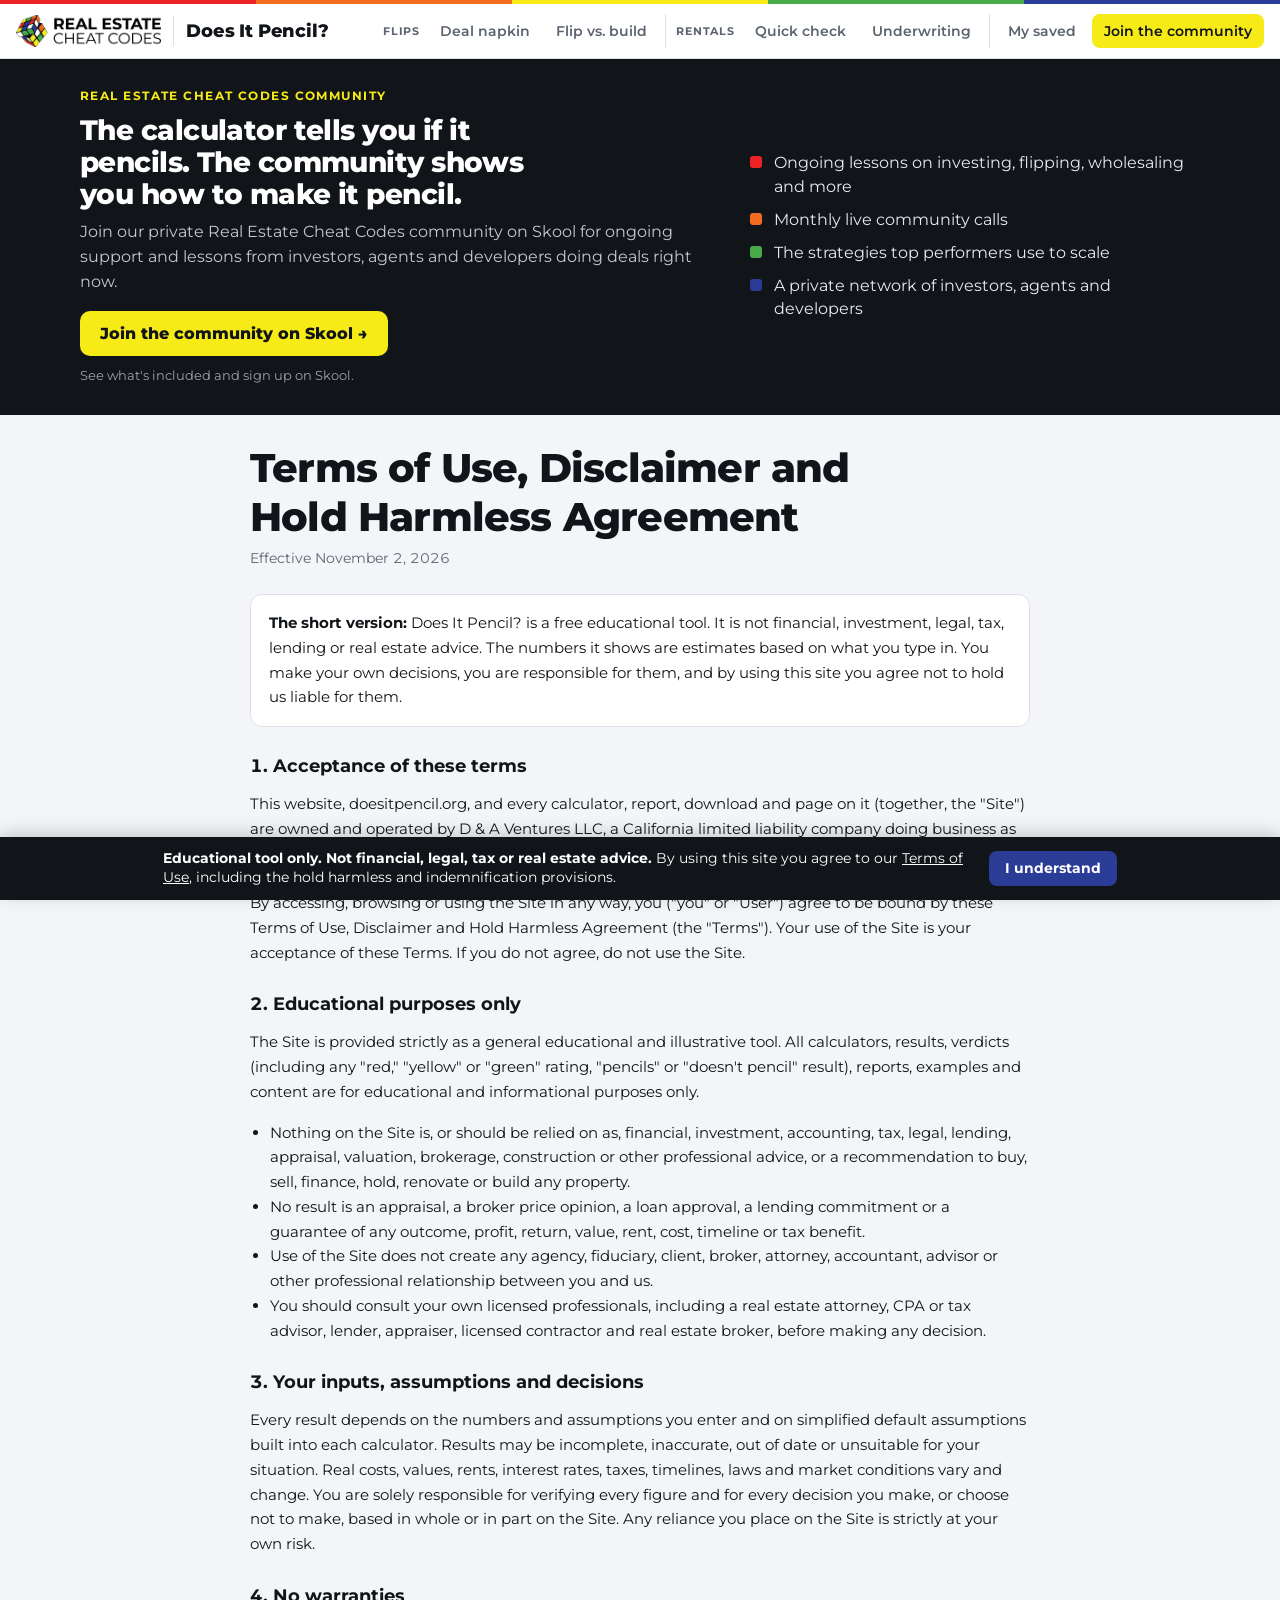
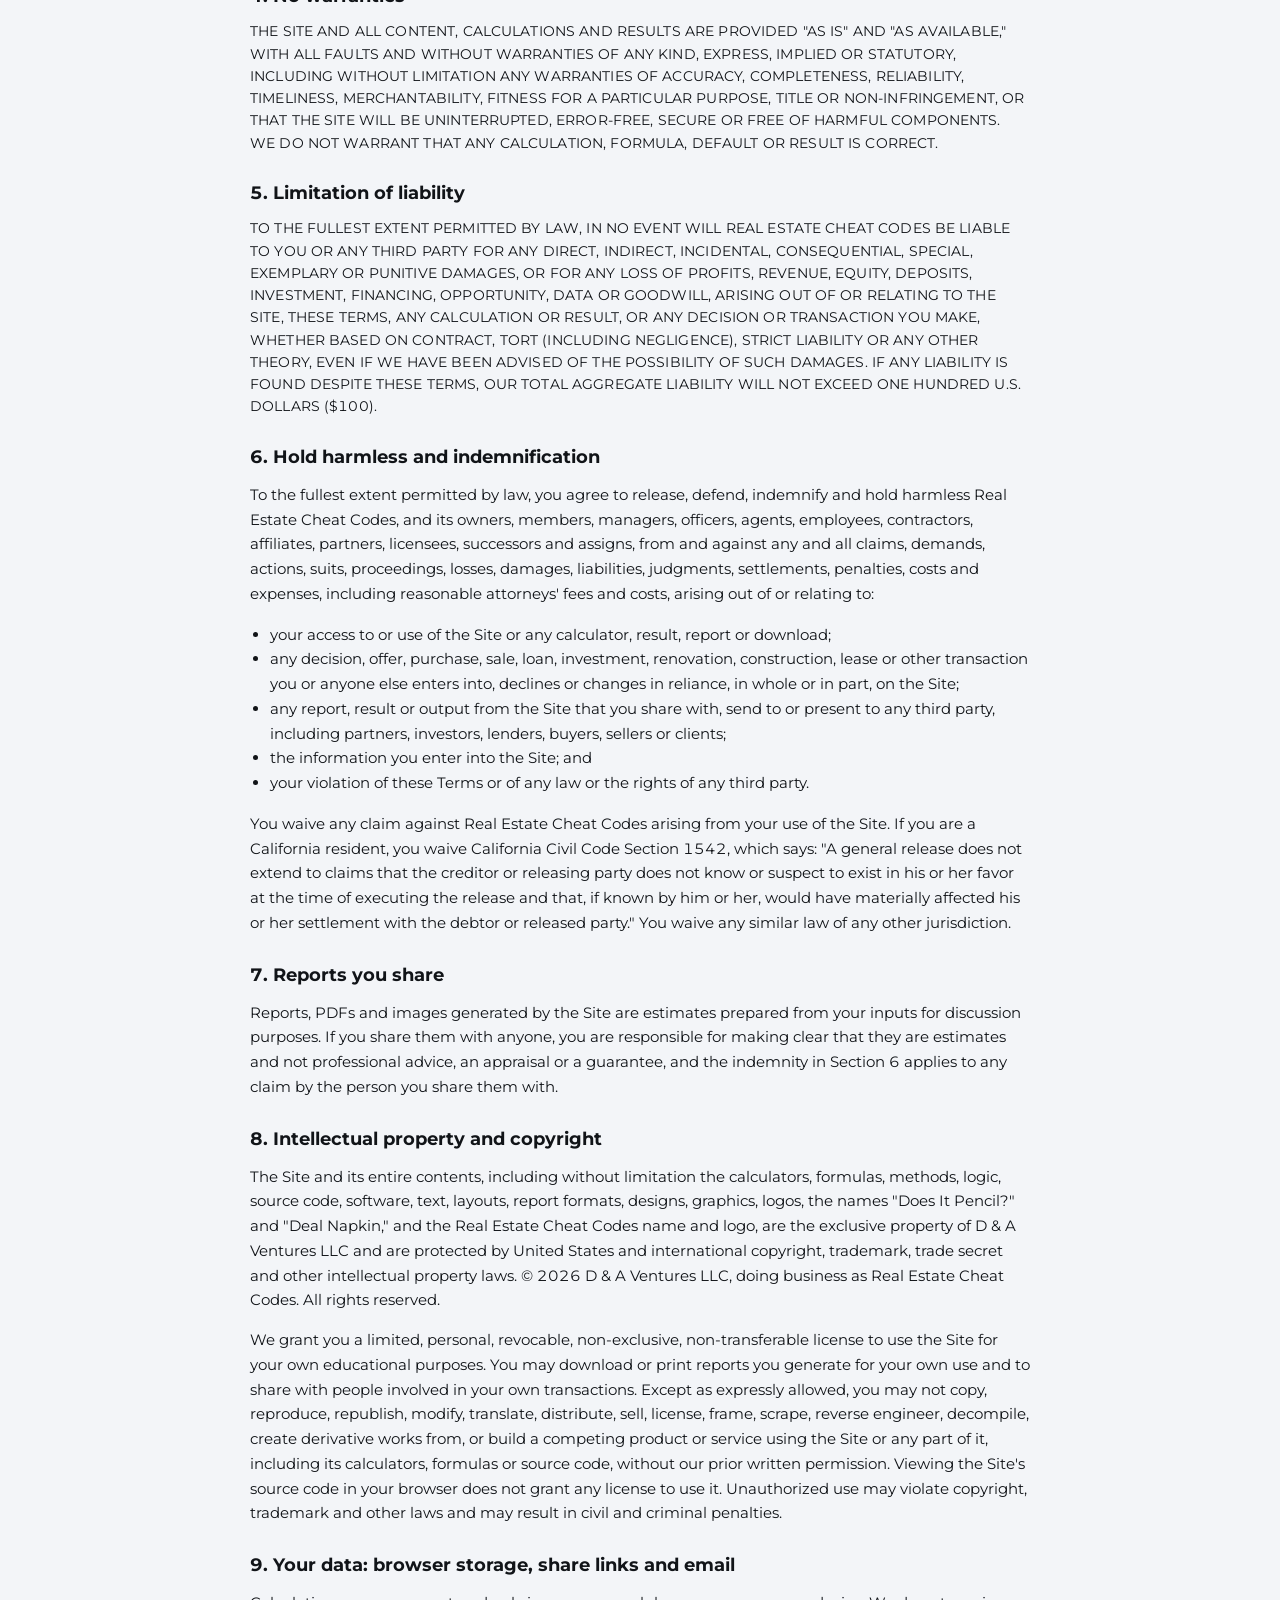
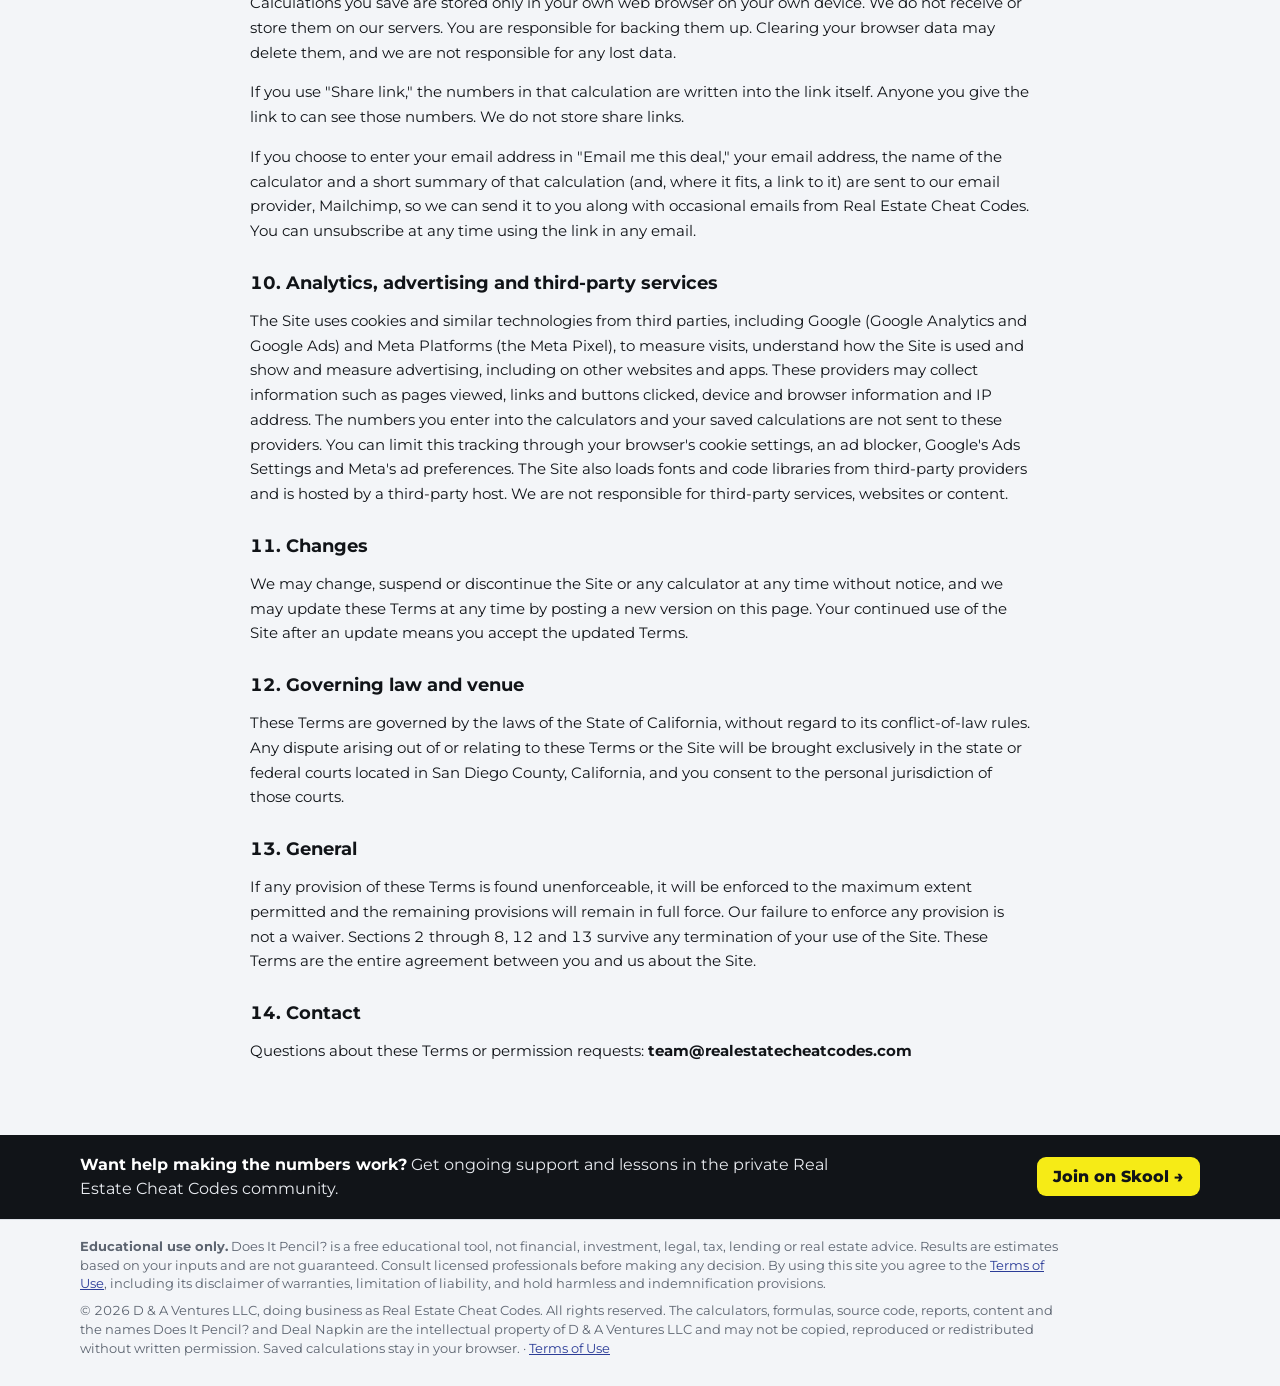
<file: doesitpencil-site/terms/index.html>
<!doctype html>
<html lang="en" data-root="../">
<head>
<meta charset="utf-8">
<meta name="viewport" content="width=device-width,initial-scale=1,viewport-fit=cover">
<title>Terms of Use and Disclaimer · Does It Pencil?</title>
<meta name="description" content="Terms of Use, disclaimer, hold harmless and indemnification agreement, and copyright notice for Does It Pencil? by Real Estate Cheat Codes.">
<meta property="og:title" content="Terms of Use and Disclaimer · Does It Pencil?">
<meta property="og:description" content="Terms of Use, disclaimer, hold harmless and indemnification agreement, and copyright notice for Does It Pencil? by Real Estate Cheat Codes.">
<meta property="og:type" content="website">
<meta property="og:image" content="https://doesitpencil.org/assets/og-image.png">
<meta property="og:image:width" content="1200">
<meta property="og:image:height" content="630">
<meta property="og:site_name" content="Does It Pencil?">
<meta name="twitter:card" content="summary_large_image">
<meta name="twitter:image" content="https://doesitpencil.org/assets/og-image.png">
<meta property="og:url" content="https://doesitpencil.org/terms/">
<link rel="canonical" href="https://doesitpencil.org/terms/">
<link rel="icon" type="image/png" href="../assets/favicon.png">
<link rel="apple-touch-icon" href="../assets/apple-touch-icon.png">
<link rel="preconnect" href="https://fonts.googleapis.com">
<link rel="stylesheet" href="https://fonts.googleapis.com/css2?family=Montserrat:wght@400;500;600;700;800&display=swap">
<link rel="stylesheet" href="../assets/site.css">
<style>:root{color-scheme:light;padding-top:env(safe-area-inset-top,0px);padding-bottom:env(safe-area-inset-bottom,0px)}body{margin:0}img{max-width:100%}[hidden]{display:none!important}</style>
<style>
.legal{max-width:780px}
.legal h1{margin-bottom:6px}
.legal .eff{color:var(--dip-muted);font-size:14px;margin:0 0 24px}
.legal h2{font-size:18px;margin:28px 0 8px}
.legal p,.legal li{line-height:1.65;font-size:15px}
.legal ul{padding-left:20px}
.legal .caps{text-transform:uppercase;font-size:13.5px;letter-spacing:.01em}
.legal .box{background:var(--dip-bg);border:1px solid var(--dip-line);border-radius:12px;padding:16px 18px;margin:18px 0}
</style>
</head>
<body class="dip-page">
<div id="dip-header"></div>
<section class="dip-cta dip-cta-top" aria-labelledby="cta-top-h"><div class="dip-in">
  <div>
    <p class="eyebrow">Real Estate Cheat Codes community</p>
    <h2 id="cta-top-h">The calculator tells you if it pencils. The community shows you how to make it pencil.</h2>
    <p>Join our private Real Estate Cheat Codes community on Skool for ongoing support and lessons from investors, agents and developers doing deals right now.</p>
    <a class="go" href="https://www.skool.com/realestatecheatcodes/about?utm_source=doesitpencil&amp;utm_medium=website&amp;utm_campaign=community_cta&amp;utm_content=terms-top" target="_blank" rel="noopener">Join the community on Skool →</a>
    <p class="fine">See what's included and sign up on Skool.</p>
  </div>
  <ul>
    <li>Ongoing lessons on investing, flipping, wholesaling and more</li>
    <li>Monthly live community calls</li>
    <li>The strategies top performers use to scale</li>
    <li>A private network of investors, agents and developers</li>
  </ul>
</div></section>
<main class="dip-main legal">
  <h1>Terms of Use, Disclaimer and Hold Harmless Agreement</h1>
  <p class="eff">Effective November 2, 2026</p>

  <div class="box"><p style="margin:0"><b>The short version:</b> Does It Pencil? is a free educational tool. It is not financial, investment, legal, tax, lending or real estate advice. The numbers it shows are estimates based on what you type in. You make your own decisions, you are responsible for them, and by using this site you agree not to hold us liable for them.</p></div>

  <h2>1. Acceptance of these terms</h2>
  <p>This website, doesitpencil.org, and every calculator, report, download and page on it (together, the "Site") are owned and operated by D &amp; A Ventures LLC, a California limited liability company doing business as Real Estate Cheat Codes, and its owners, members, managers, officers, agents, employees, contractors, affiliates, partners and licensees (together, "we," "us," "D &amp; A Ventures LLC" or "Real Estate Cheat Codes"). By accessing, browsing or using the Site in any way, you ("you" or "User") agree to be bound by these Terms of Use, Disclaimer and Hold Harmless Agreement (the "Terms"). Your use of the Site is your acceptance of these Terms. If you do not agree, do not use the Site.</p>

  <h2>2. Educational purposes only</h2>
  <p>The Site is provided strictly as a general educational and illustrative tool. All calculators, results, verdicts (including any "red," "yellow" or "green" rating, "pencils" or "doesn't pencil" result), reports, examples and content are for educational and informational purposes only.</p>
  <ul>
    <li>Nothing on the Site is, or should be relied on as, financial, investment, accounting, tax, legal, lending, appraisal, valuation, brokerage, construction or other professional advice, or a recommendation to buy, sell, finance, hold, renovate or build any property.</li>
    <li>No result is an appraisal, a broker price opinion, a loan approval, a lending commitment or a guarantee of any outcome, profit, return, value, rent, cost, timeline or tax benefit.</li>
    <li>Use of the Site does not create any agency, fiduciary, client, broker, attorney, accountant, advisor or other professional relationship between you and us.</li>
    <li>You should consult your own licensed professionals, including a real estate attorney, CPA or tax advisor, lender, appraiser, licensed contractor and real estate broker, before making any decision.</li>
  </ul>

  <h2>3. Your inputs, assumptions and decisions</h2>
  <p>Every result depends on the numbers and assumptions you enter and on simplified default assumptions built into each calculator. Results may be incomplete, inaccurate, out of date or unsuitable for your situation. Real costs, values, rents, interest rates, taxes, timelines, laws and market conditions vary and change. You are solely responsible for verifying every figure and for every decision you make, or choose not to make, based in whole or in part on the Site. Any reliance you place on the Site is strictly at your own risk.</p>

  <h2>4. No warranties</h2>
  <p class="caps">The Site and all content, calculations and results are provided "as is" and "as available," with all faults and without warranties of any kind, express, implied or statutory, including without limitation any warranties of accuracy, completeness, reliability, timeliness, merchantability, fitness for a particular purpose, title or non-infringement, or that the Site will be uninterrupted, error-free, secure or free of harmful components. We do not warrant that any calculation, formula, default or result is correct.</p>

  <h2>5. Limitation of liability</h2>
  <p class="caps">To the fullest extent permitted by law, in no event will Real Estate Cheat Codes be liable to you or any third party for any direct, indirect, incidental, consequential, special, exemplary or punitive damages, or for any loss of profits, revenue, equity, deposits, investment, financing, opportunity, data or goodwill, arising out of or relating to the Site, these Terms, any calculation or result, or any decision or transaction you make, whether based on contract, tort (including negligence), strict liability or any other theory, even if we have been advised of the possibility of such damages. If any liability is found despite these Terms, our total aggregate liability will not exceed one hundred U.S. dollars ($100).</p>

  <h2>6. Hold harmless and indemnification</h2>
  <p>To the fullest extent permitted by law, you agree to release, defend, indemnify and hold harmless Real Estate Cheat Codes, and its owners, members, managers, officers, agents, employees, contractors, affiliates, partners, licensees, successors and assigns, from and against any and all claims, demands, actions, suits, proceedings, losses, damages, liabilities, judgments, settlements, penalties, costs and expenses, including reasonable attorneys' fees and costs, arising out of or relating to:</p>
  <ul>
    <li>your access to or use of the Site or any calculator, result, report or download;</li>
    <li>any decision, offer, purchase, sale, loan, investment, renovation, construction, lease or other transaction you or anyone else enters into, declines or changes in reliance, in whole or in part, on the Site;</li>
    <li>any report, result or output from the Site that you share with, send to or present to any third party, including partners, investors, lenders, buyers, sellers or clients;</li>
    <li>the information you enter into the Site; and</li>
    <li>your violation of these Terms or of any law or the rights of any third party.</li>
  </ul>
  <p>You waive any claim against Real Estate Cheat Codes arising from your use of the Site. If you are a California resident, you waive California Civil Code Section 1542, which says: "A general release does not extend to claims that the creditor or releasing party does not know or suspect to exist in his or her favor at the time of executing the release and that, if known by him or her, would have materially affected his or her settlement with the debtor or released party." You waive any similar law of any other jurisdiction.</p>

  <h2>7. Reports you share</h2>
  <p>Reports, PDFs and images generated by the Site are estimates prepared from your inputs for discussion purposes. If you share them with anyone, you are responsible for making clear that they are estimates and not professional advice, an appraisal or a guarantee, and the indemnity in Section 6 applies to any claim by the person you share them with.</p>

  <h2>8. Intellectual property and copyright</h2>
  <p>The Site and its entire contents, including without limitation the calculators, formulas, methods, logic, source code, software, text, layouts, report formats, designs, graphics, logos, the names "Does It Pencil?" and "Deal Napkin," and the Real Estate Cheat Codes name and logo, are the exclusive property of D &amp; A Ventures LLC and are protected by United States and international copyright, trademark, trade secret and other intellectual property laws. © 2026 D &amp; A Ventures LLC, doing business as Real Estate Cheat Codes. All rights reserved.</p>
  <p>We grant you a limited, personal, revocable, non-exclusive, non-transferable license to use the Site for your own educational purposes. You may download or print reports you generate for your own use and to share with people involved in your own transactions. Except as expressly allowed, you may not copy, reproduce, republish, modify, translate, distribute, sell, license, frame, scrape, reverse engineer, decompile, create derivative works from, or build a competing product or service using the Site or any part of it, including its calculators, formulas or source code, without our prior written permission. Viewing the Site's source code in your browser does not grant any license to use it. Unauthorized use may violate copyright, trademark and other laws and may result in civil and criminal penalties.</p>

  <h2>9. Your data: browser storage, share links and email</h2>
  <p>Calculations you save are stored only in your own web browser on your own device. We do not receive or store them on our servers. You are responsible for backing them up. Clearing your browser data may delete them, and we are not responsible for any lost data.</p>
  <p>If you use "Share link," the numbers in that calculation are written into the link itself. Anyone you give the link to can see those numbers. We do not store share links.</p>
  <p>If you choose to enter your email address in "Email me this deal," your email address, the name of the calculator and a short summary of that calculation (and, where it fits, a link to it) are sent to our email provider, Mailchimp, so we can send it to you along with occasional emails from Real Estate Cheat Codes. You can unsubscribe at any time using the link in any email.</p>

  <h2>10. Analytics, advertising and third-party services</h2>
  <p>The Site uses cookies and similar technologies from third parties, including Google (Google Analytics and Google Ads) and Meta Platforms (the Meta Pixel), to measure visits, understand how the Site is used and show and measure advertising, including on other websites and apps. These providers may collect information such as pages viewed, links and buttons clicked, device and browser information and IP address. The numbers you enter into the calculators and your saved calculations are not sent to these providers. You can limit this tracking through your browser's cookie settings, an ad blocker, Google's Ads Settings and Meta's ad preferences. The Site also loads fonts and code libraries from third-party providers and is hosted by a third-party host. We are not responsible for third-party services, websites or content.</p>

  <h2>11. Changes</h2>
  <p>We may change, suspend or discontinue the Site or any calculator at any time without notice, and we may update these Terms at any time by posting a new version on this page. Your continued use of the Site after an update means you accept the updated Terms.</p>

  <h2>12. Governing law and venue</h2>
  <p>These Terms are governed by the laws of the State of California, without regard to its conflict-of-law rules. Any dispute arising out of or relating to these Terms or the Site will be brought exclusively in the state or federal courts located in San Diego County, California, and you consent to the personal jurisdiction of those courts.</p>

  <h2>13. General</h2>
  <p>If any provision of these Terms is found unenforceable, it will be enforced to the maximum extent permitted and the remaining provisions will remain in full force. Our failure to enforce any provision is not a waiver. Sections 2 through 8, 12 and 13 survive any termination of your use of the Site. These Terms are the entire agreement between you and us about the Site.</p>

  <h2>14. Contact</h2>
  <p>Questions about these Terms or permission requests: <b>team@realestatecheatcodes.com</b></p>
</main>


<section class="dip-cta-bottom" aria-label="Join the community"><div class="dip-in">
  <p><b>Want help making the numbers work?</b> Get ongoing support and lessons in the private Real Estate Cheat Codes community.</p>
  <a class="go" href="https://www.skool.com/realestatecheatcodes/about?utm_source=doesitpencil&amp;utm_medium=website&amp;utm_campaign=community_cta&amp;utm_content=terms-bottom" target="_blank" rel="noopener">Join on Skool →</a>
</div></section>
<footer class="dip-foot"><div class="dip-in">
<p class="dip-legal"><b>Educational use only.</b> Does It Pencil? is a free educational tool, not financial, investment, legal, tax, lending or real estate advice. Results are estimates based on your inputs and are not guaranteed. Consult licensed professionals before making any decision. By using this site you agree to the <a href="../terms/index.html">Terms of Use</a>, including its disclaimer of warranties, limitation of liability, and hold harmless and indemnification provisions.</p>
<p class="dip-legal">© 2026 D &amp; A Ventures LLC, doing business as Real Estate Cheat Codes. All rights reserved. The calculators, formulas, source code, reports, content and the names Does It Pencil? and Deal Napkin are the intellectual property of D &amp; A Ventures LLC and may not be copied, reproduced or redistributed without written permission. Saved calculations stay in your browser. · <a href="../terms/index.html">Terms of Use</a></p>
</div></footer>
<script src="../assets/tracking.js"></script>
<script src="../assets/site.js"></script>
<script>DIP.mountHeader("terms");</script>
</body>
</html>
</file>
<file: doesitpencil-site/assets/site.css>
/* Does It Pencil? — shared site chrome (header, save bar, saved list).
   Every token is prefixed --dip- so it never collides with a calculator's own tokens. */
:root{
  --dip-bg:#ffffff; --dip-fg:#111418; --dip-muted:#5c6470; --dip-line:#dde1e7; --dip-soft:#f3f5f8;
  --dip-accent:#2b3c97; --dip-accent-soft:#e7eaf6; --dip-on-accent:#ffffff;
  --dip-good:#1f7a4d; --dip-good-bg:#dff1e6; --dip-bad:#c0392b; --dip-bad-bg:#f7e0dc;
  --dip-red:#ed2224; --dip-orange:#f36c21; --dip-yellow:#f6eb16; --dip-green:#46ab48; --dip-blue:#2b3c97;
  --dip-display:"Montserrat",system-ui,sans-serif;
  --dip-sans:"Montserrat",system-ui,-apple-system,"Segoe UI",sans-serif;
}
@media (prefers-color-scheme: dark){:root:not([data-theme="light"]){
  --dip-bg:#12151b; --dip-fg:#e8ebf0; --dip-muted:#9aa3b0; --dip-line:#2b313c; --dip-soft:#1a1f27;
  --dip-accent:#9aa8ff; --dip-accent-soft:#232a52; --dip-on-accent:#0d1020;
  --dip-good:#5fd394; --dip-good-bg:#16352a; --dip-bad:#ff8a7a; --dip-bad-bg:#3d1f1b}}
:root[data-theme="dark"]{
  --dip-bg:#12151b; --dip-fg:#e8ebf0; --dip-muted:#9aa3b0; --dip-line:#2b313c; --dip-soft:#1a1f27;
  --dip-accent:#9aa8ff; --dip-accent-soft:#232a52; --dip-on-accent:#0d1020;
  --dip-good:#5fd394; --dip-good-bg:#16352a; --dip-bad:#ff8a7a; --dip-bad-bg:#3d1f1b}

.dip-stripe{display:flex;height:4px}
.dip-stripe i{flex:1}
.dip-stripe i:nth-child(1){background:var(--dip-red)}.dip-stripe i:nth-child(2){background:var(--dip-orange)}
.dip-stripe i:nth-child(3){background:var(--dip-yellow)}.dip-stripe i:nth-child(4){background:var(--dip-green)}
.dip-stripe i:nth-child(5){background:var(--dip-blue)}

.dip-header{background:var(--dip-bg);color:var(--dip-fg);border-bottom:1px solid var(--dip-line);font-family:var(--dip-sans)}
.dip-header .dip-in{display:flex;align-items:center;gap:18px;flex-wrap:wrap;padding-block:10px;
  padding-left:max(16px,env(safe-area-inset-left,0px));padding-right:max(16px,env(safe-area-inset-right,0px))}
.dip-brand{display:flex;align-items:center;gap:12px;color:inherit;text-decoration:none;margin-right:auto;min-width:0}
.dip-brand img{height:32px;width:auto;display:block}
.dip-brand .dip-w{display:none}
@media (prefers-color-scheme: dark){:root:not([data-theme="light"]) .dip-brand .dip-b{display:none}:root:not([data-theme="light"]) .dip-brand .dip-w{display:block}}
:root[data-theme="dark"] .dip-brand .dip-b{display:none}:root[data-theme="dark"] .dip-brand .dip-w{display:block}
.dip-brand .dip-sep{width:1px;height:30px;background:var(--dip-line)}
.dip-brand b{font-family:var(--dip-display);font-weight:800;font-size:18px;letter-spacing:-.01em;white-space:nowrap}
.dip-nav{display:flex;gap:4px;overflow-x:auto;max-width:100%;scrollbar-width:none}
.dip-nav a{font-weight:600;font-size:14px;color:var(--dip-muted);text-decoration:none;padding:8px 12px;border-radius:8px;white-space:nowrap;display:flex;align-items:center;gap:6px}
.dip-nav a:hover{color:var(--dip-fg);background:var(--dip-soft)}
.dip-nav a[aria-current="page"]{color:var(--dip-accent);background:var(--dip-accent-soft)}
.dip-count{font-size:11.5px;font-weight:700;background:var(--dip-accent);color:var(--dip-on-accent);border-radius:999px;padding:1px 7px;font-variant-numeric:tabular-nums}
.dip-count:empty{display:none}
@media (max-width:640px){.dip-brand .dip-sep,.dip-brand img{display:none!important}.dip-header .dip-in{gap:6px}.dip-nav{width:100%}}

/* save bar */
.dip-save{display:flex;flex-wrap:wrap;gap:8px;align-items:center;font-family:var(--dip-sans);min-width:0}
.dip-save input,.dip-save select{font:inherit;font-size:14px;color:var(--dip-fg);background:var(--dip-bg);border:1px solid var(--dip-line);border-radius:8px;padding:8px 10px;min-width:0}
.dip-save input{flex:1 1 220px;font-weight:600}
.dip-save select{flex:0 1 210px}
.dip-save button{font:inherit;font-size:14px;font-weight:600;border-radius:8px;border:1px solid var(--dip-line);background:var(--dip-bg);color:var(--dip-fg);padding:8px 12px;cursor:pointer;white-space:nowrap}
.dip-save button:hover{border-color:var(--dip-accent)}
.dip-save button.dip-primary{background:var(--dip-accent);border-color:var(--dip-accent);color:var(--dip-on-accent)}
.dip-save :focus-visible{outline:2px solid var(--dip-accent);outline-offset:1px}
.dip-status{font-size:12.5px;color:var(--dip-muted);flex-basis:100%}
.dip-status.dirty{color:#9a6400}

/* shared page sections (home / saved) */
.dip-page{background:var(--dip-soft);color:var(--dip-fg);font-family:var(--dip-sans);min-height:100%}
.dip-main{max-width:1120px;padding-block:28px 56px;padding-left:max(16px,env(safe-area-inset-left,0px));padding-right:max(16px,env(safe-area-inset-right,0px));margin:0 auto}
.dip-main h1{font-family:var(--dip-display);font-weight:800;font-size:clamp(26px,4vw,40px);letter-spacing:-.02em;margin:0 0 8px;text-wrap:balance}
.dip-main h1 em{font-style:normal;color:var(--dip-accent)}
.dip-main h2{font-family:var(--dip-display);font-weight:700;font-size:20px;margin:0}
.dip-lede{color:var(--dip-muted);font-size:16px;line-height:1.55;max-width:66ch;margin:0}
.dip-btn{font:inherit;font-size:14px;font-weight:600;border-radius:8px;border:1px solid var(--dip-line);background:var(--dip-bg);color:var(--dip-fg);padding:8px 12px;cursor:pointer;text-decoration:none;display:inline-flex;align-items:center;gap:6px;white-space:nowrap}
.dip-btn:hover{border-color:var(--dip-accent)}
.dip-btn.dip-primary{background:var(--dip-accent);border-color:var(--dip-accent);color:var(--dip-on-accent)}
.dip-btn.dip-danger{color:var(--dip-bad)}
.dip-btn:focus-visible{outline:2px solid var(--dip-accent);outline-offset:1px}
.dip-foot{border-top:1px solid var(--dip-line);color:var(--dip-muted);font-size:12.5px;line-height:1.5;padding-block:18px 28px;
  padding-left:max(16px,env(safe-area-inset-left,0px));padding-right:max(16px,env(safe-area-inset-right,0px));font-family:var(--dip-sans)}
.dip-foot .dip-in{max-width:1120px;margin:0 auto;display:flex;flex-wrap:wrap;gap:6px 18px;justify-content:space-between}

/* legal footer + first-visit notice */
.dip-foot .dip-in{flex-direction:column;gap:8px}
.dip-legal{margin:0;max-width:110ch}
.dip-foot a{color:var(--dip-accent)}
.dip-notice{position:fixed;left:0;right:0;bottom:0;z-index:50;background:var(--dip-fg);color:var(--dip-bg);font-family:var(--dip-sans);font-size:13.5px;line-height:1.45;
  padding-block:12px calc(12px + env(safe-area-inset-bottom,0px));padding-left:max(16px,env(safe-area-inset-left,0px));padding-right:max(16px,env(safe-area-inset-right,0px));
  display:flex;gap:12px 16px;align-items:center;justify-content:center;flex-wrap:wrap;box-shadow:0 -4px 16px rgba(0,0,0,.18)}
.dip-notice p{margin:0;max-width:90ch}
.dip-notice a{color:inherit;text-decoration:underline}
.dip-notice button{font:inherit;font-weight:700;border:0;border-radius:8px;padding:8px 16px;background:var(--dip-accent);color:var(--dip-on-accent);cursor:pointer;white-space:nowrap}
@media (prefers-color-scheme: dark){:root:not([data-theme="light"]) .dip-notice button{background:var(--dip-bg);color:var(--dip-fg)}}

/* community CTA (above the footer on every page) */
.dip-cta{background:#111418;color:#f3f5f8;font-family:var(--dip-sans);position:relative}
.dip-cta .dip-in{max-width:1120px;margin:0 auto;padding-block:40px 44px;padding-left:max(16px,env(safe-area-inset-left,0px));padding-right:max(16px,env(safe-area-inset-right,0px));
  display:grid;grid-template-columns:minmax(0,1.4fr) minmax(0,1fr);gap:24px 40px;align-items:center}
@media (max-width:800px){.dip-cta .dip-in{grid-template-columns:minmax(0,1fr)}}
.dip-cta .eyebrow{font-size:12px;font-weight:700;letter-spacing:.12em;text-transform:uppercase;color:#f6eb16;margin:0 0 8px}
.dip-cta h2{font-family:var(--dip-display);font-weight:800;font-size:clamp(24px,3.2vw,32px);line-height:1.15;letter-spacing:-.02em;margin:0 0 10px;text-wrap:balance;color:#fff}
.dip-cta p{margin:0;color:#c3c9d2;line-height:1.55;max-width:60ch}
.dip-cta ul{list-style:none;margin:0;padding:0;display:flex;flex-direction:column;gap:10px}
.dip-cta li{display:grid;grid-template-columns:14px minmax(0,1fr);gap:10px;color:#e8ebf0;line-height:1.45}
.dip-cta li::before{content:"";width:12px;height:12px;border-radius:3px;margin-top:5px;background:var(--b)}
.dip-cta li:nth-child(1){--b:#ed2224}.dip-cta li:nth-child(2){--b:#f36c21}.dip-cta li:nth-child(3){--b:#46ab48}.dip-cta li:nth-child(4){--b:#2b3c97}
.dip-cta .go{display:inline-flex;align-items:center;gap:8px;margin-top:20px;background:#f6eb16;color:#111418;font-weight:800;font-size:16px;text-decoration:none;border-radius:10px;padding:13px 20px}
.dip-cta .go:hover{background:#fff36a}
.dip-cta .go:focus-visible{outline:3px solid #fff;outline-offset:2px}
.dip-cta .fine{font-size:12.5px;color:#9aa3b0;margin-top:10px}
.dip-nav a.dip-join{background:#f6eb16;color:#111418}
.dip-nav a.dip-join:hover{background:#fff36a;color:#111418}

/* top CTA is a little tighter than the original full band */
.dip-cta-top .dip-in{padding-block:28px 30px}
.dip-cta-top h2{font-size:clamp(22px,2.8vw,28px)}
.dip-cta-top .go{margin-top:16px}
/* compact bottom CTA */
.dip-cta-bottom{background:#111418;color:#e8ebf0;font-family:var(--dip-sans)}
.dip-cta-bottom .dip-in{max-width:1120px;margin:0 auto;padding-block:18px;padding-left:max(16px,env(safe-area-inset-left,0px));padding-right:max(16px,env(safe-area-inset-right,0px));
  display:flex;flex-wrap:wrap;gap:12px 20px;align-items:center;justify-content:space-between}
.dip-cta-bottom p{margin:0;line-height:1.5;max-width:70ch}
.dip-cta-bottom b{color:#fff}
.dip-cta-bottom .go{background:#f6eb16;color:#111418;font-weight:800;text-decoration:none;border-radius:9px;padding:10px 16px;white-space:nowrap}
.dip-cta-bottom .go:hover{background:#fff36a}
.dip-cta-bottom .go:focus-visible{outline:3px solid #fff;outline-offset:2px}
body{font-variant-numeric:tabular-nums}

/* --- QA fixes --- */
/* phones: menu wraps onto two rows so every link (incl. Join the community) is visible */
@media (max-width:640px){
  .dip-nav{flex-wrap:wrap;overflow:visible;gap:4px}
  .dip-nav a{padding:6px 10px;font-size:13px}
}
/* phones: shorter top CTA so the calculator starts near the top of the screen */
@media (max-width:700px){
  .dip-cta-top ul,.dip-cta-top .fine,.dip-cta-top .eyebrow{display:none}
  .dip-cta-top .dip-in{padding-block:18px 20px;gap:0}
  .dip-cta-top h2{font-size:20px;margin-bottom:6px}
  .dip-cta-top p{font-size:14px}
  .dip-cta-top .go{margin-top:12px;padding:10px 16px;font-size:15px}
}
/* dark mode: give the CTA bands a deep RECC blue so they stand apart from the dark page */
@media (prefers-color-scheme: dark){:root:not([data-theme="light"]) .dip-cta,:root:not([data-theme="light"]) .dip-cta-bottom{background:#1a2052}}
:root[data-theme="dark"] .dip-cta,:root[data-theme="dark"] .dip-cta-bottom{background:#1a2052}

/* ===== v3: grouped nav, traffic light, sticky bar, share, email, next, definitions, embed, PDF ===== */
.dip-grp{display:flex;align-items:center;gap:2px;padding-right:6px;margin-right:2px;border-right:1px solid var(--dip-line)}
.dip-grp-l{font-size:10.5px;font-weight:700;letter-spacing:.08em;text-transform:uppercase;color:var(--dip-muted);padding:0 6px 0 4px}
@media (max-width:640px){.dip-grp{border-right:0;padding-right:0;width:100%}.dip-grp-l{min-width:58px}}

.dip-light{--dip-dot:14px;display:inline-flex;flex-direction:column;gap:calc(var(--dip-dot)*.28);background:#1b1f27;border-radius:calc(var(--dip-dot)*.6);padding:calc(var(--dip-dot)*.32);flex:none;vertical-align:middle}
.dip-light i{width:var(--dip-dot);height:var(--dip-dot);border-radius:50%;background:#3a3f4a;display:block}
.dip-light.dip-red i:nth-child(1){background:#ed2224;box-shadow:0 0 calc(var(--dip-dot)*.5) #ed2224}
.dip-light.dip-yellow i:nth-child(2){background:#f6c90e;box-shadow:0 0 calc(var(--dip-dot)*.5) #f6c90e}
.dip-light.dip-green i:nth-child(3){background:#46ab48;box-shadow:0 0 calc(var(--dip-dot)*.5) #46ab48}
.dip-legend{display:flex;flex-wrap:wrap;gap:4px 16px;font-size:13px;color:var(--dip-muted);font-family:var(--dip-sans)}
.dip-legend span{display:flex;align-items:center;gap:6px}
.dip-legend b{color:var(--dip-fg)}
.dip-dot{width:10px;height:10px;border-radius:50%;display:inline-block;flex:none}
.dip-dot.dip-green{background:#46ab48}.dip-dot.dip-yellow{background:#f6c90e}.dip-dot.dip-red{background:#ed2224}
.dip-vchip{display:inline-flex;align-items:center;gap:6px;font-weight:700;font-size:12px;border-radius:999px;padding:3px 10px 3px 6px;white-space:nowrap}
.dip-vchip.dip-green{background:#e3f4ea;color:#1f7a4d}.dip-vchip.dip-yellow{background:#fdf6d8;color:#8a5a00}.dip-vchip.dip-red{background:#fbe5e2;color:#b3261e}

.dip-sticky{display:none}
@media (max-width:860px){
  .dip-sticky{display:flex;position:sticky;top:env(safe-area-inset-top,0px);z-index:20;align-items:center;gap:10px;background:#111418;color:#fff;font-family:var(--dip-sans);
    padding-block:8px;padding-left:max(16px,env(safe-area-inset-left,0px));padding-right:max(16px,env(safe-area-inset-right,0px));font-size:14px;box-shadow:0 2px 8px rgba(0,0,0,.18)}
  .dip-sticky .dip-light{flex-direction:row;padding:4px 6px}
  .dip-st-l{font-weight:700}.dip-st-v{font-weight:800;margin-left:auto;font-variant-numeric:tabular-nums}.dip-st-s{font-size:12px;color:#c3c9d2;width:100%;margin-top:-6px;padding-left:2px}
  .dip-sticky{flex-wrap:wrap}
}
html.dip-embedded .dip-sticky{display:none!important}

.dip-actions{display:flex;gap:8px;flex-wrap:wrap}
.dip-sharebox{flex-basis:100%;display:flex;flex-wrap:wrap;gap:8px;align-items:center}
.dip-sharebox input{flex:1 1 260px;font-size:13px!important;font-weight:500!important;color:var(--dip-muted)!important}
.dip-sharebox span{font-size:12.5px;color:var(--dip-good);flex-basis:100%}
.dip-sharebox[hidden]{display:none}

.dip-next{display:flex;flex-wrap:wrap;gap:10px 16px;align-items:center;justify-content:space-between;border:1px dashed var(--dip-accent);border-radius:12px;padding:14px 16px;font-family:var(--dip-sans);background:var(--dip-accent-soft)}
.dip-next p{margin:0;font-size:14px;color:var(--dip-fg);max-width:60ch}
.dip-next-go{font-weight:700;font-size:14px;color:var(--dip-accent);text-decoration:none;white-space:nowrap}
.dip-next-go:hover{text-decoration:underline}

.dip-email{border:1px solid var(--dip-line);border-radius:12px;padding:16px;background:var(--dip-bg);font-family:var(--dip-sans)}
.dip-email h3{margin:0 0 4px;font-size:16px;font-weight:800}
.dip-email p{margin:0 0 10px;font-size:13.5px;color:var(--dip-muted);line-height:1.5}
.dip-email-row{display:flex;gap:8px;flex-wrap:wrap}
.dip-email-row input{flex:1 1 200px;min-width:0;font:inherit;font-size:14px;padding:9px 10px;border:1px solid var(--dip-line);border-radius:8px;background:var(--dip-soft);color:var(--dip-fg)}
.dip-email-row button{font:inherit;font-weight:700;font-size:14px;border:0;border-radius:8px;padding:9px 14px;background:var(--dip-accent);color:var(--dip-on-accent);cursor:pointer}
.dip-email-fine{font-size:11.5px!important;margin:8px 0 0!important}
.dip-email-msg{font-size:13px!important;color:var(--dip-fg)!important;margin:6px 0 0!important}
.dip-email[hidden]{display:none}

.dip-def{display:inline-grid;place-items:center;width:16px;height:16px;margin-left:5px;border-radius:50%;border:1px solid currentColor;background:transparent;color:var(--dip-muted);font:700 10.5px/1 var(--dip-sans);cursor:help;padding:0;vertical-align:1px;opacity:.75;text-transform:none;letter-spacing:0}
.dip-def:hover,.dip-def:focus-visible{opacity:1;color:var(--dip-accent);outline:none}
.dip-tip{position:absolute;z-index:100;background:#111418;color:#f3f5f8;font:500 13px/1.5 var(--dip-sans);padding:10px 12px;border-radius:10px;box-shadow:0 6px 24px rgba(0,0,0,.25);text-transform:none;letter-spacing:0}
.dip-tip b{color:#f6eb16;margin-right:4px}
.dip-tip[hidden]{display:none}

/* embedded (iframe on another site): just the calculator, a compact CTA and a one-line legal note */
html.dip-embedded .dip-header,html.dip-embedded .dip-cta-top,html.dip-embedded .dip-notice,html.dip-embedded .dip-foot .dip-legal{display:none!important}
.dip-embed-legal{margin:0;font-size:12px}

/* PDF report pages (letter portrait, always light) */
.dip-rep-wrap{position:fixed;left:-12000px;top:0;width:816px}
.dip-rep{width:816px;height:1056px;background:#fff;color:#111418;font-family:"Montserrat",system-ui,sans-serif;position:relative;padding:44px 52px 40px;display:flex;flex-direction:column;box-sizing:border-box;font-variant-numeric:tabular-nums}
.dip-rep *{box-sizing:border-box}
.dip-rep-stripe{position:absolute;inset:0 0 auto 0;height:7px;display:flex}.dip-rep-stripe i{flex:1}
.dip-rep-stripe i:nth-child(1){background:#ed2224}.dip-rep-stripe i:nth-child(2){background:#f36c21}.dip-rep-stripe i:nth-child(3){background:#f6eb16}.dip-rep-stripe i:nth-child(4){background:#46ab48}.dip-rep-stripe i:nth-child(5){background:#2b3c97}
.dip-rep-head{display:flex;align-items:center;justify-content:space-between;gap:16px;padding-bottom:12px;border-bottom:1px solid #e3e8ec}
.dip-rep-head img{height:30px}.dip-rep-head span{font-size:12px;color:#5c6470;font-weight:600}
.dip-rep-body{flex:1;overflow:hidden;padding-top:14px}
.dip-rep-foot{display:flex;justify-content:space-between;gap:12px;border-top:1px solid #e3e8ec;padding-top:8px;font-size:10px;color:#7a8490}
.dip-rep-block{margin-bottom:14px}
.dip-rep-title h1{font-size:26px;font-weight:800;margin:0;letter-spacing:-.01em}
.dip-rep-title p{margin:4px 0 0;color:#5c6470;font-size:12.5px}
.dip-rep h2{font-size:14px;font-weight:800;color:#2b3c97;margin:0 0 8px;text-transform:uppercase;letter-spacing:.05em}
.dip-rep-verdict{display:flex;align-items:center;gap:16px;border:2px solid #d9dee6;border-radius:12px;padding:14px 16px;margin-bottom:8px}
.dip-rep-verdict.dip-green{border-color:#46ab48;background:#e3f4ea}.dip-rep-verdict.dip-yellow{border-color:#f2c200;background:#fdf6d8}.dip-rep-verdict.dip-red{border-color:#ed2224;background:#fbe5e2}
.dip-rep-verdict .vl{font-size:18px;font-weight:800}.dip-rep-verdict .vh{font-size:24px;font-weight:800;margin-top:2px}.dip-rep-verdict .vs{font-size:12px;color:#3d4550;margin-top:4px}
.dip-rep-verdict.dip-green .vl{color:#1f7a4d}.dip-rep-verdict.dip-yellow .vl{color:#8a5a00}.dip-rep-verdict.dip-red .vl{color:#b3261e}
.dip-rep .dip-legend{color:#5c6470;font-size:11.5px}.dip-rep .dip-legend b{color:#111418}
.dip-rep-kpis{display:grid;grid-template-columns:repeat(3,1fr);gap:8px}
.dip-rep-kpis>div{border:1px solid #e3e8ec;border-radius:8px;padding:8px 10px}
.dip-rep-kpis .k{font-size:10.5px;color:#5c6470;font-weight:600}.dip-rep-kpis .v{font-size:16px;font-weight:800;margin-top:2px}.dip-rep-kpis .s{font-size:10px;color:#7a8490;margin-top:1px}
.dip-rep table{width:100%;border-collapse:collapse;font-size:11.5px}
.dip-rep td,.dip-rep th{padding:4px 6px;border-bottom:1px solid #eef1f4;text-align:left;color:#111418;background:none}
.dip-rep td.r,.dip-rep th.r,.dip-rep-clone td:not(:first-child),.dip-rep-clone th:not(:first-child){text-align:right}
.dip-rep tr.tot td,.dip-rep tr.total td,.dip-rep tr.net td{font-weight:800;border-top:1.5px solid #111418}
.dip-rep tr.sub td{color:#5c6470}
.dip-rep .neg{color:#b3261e}.dip-rep .pos{color:#1f7a4d}
.dip-rep-clone{width:100%}
.dip-rep-clone *{font-family:inherit!important}
.dip-rep-note{font-size:10.5px;color:#5c6470;line-height:1.5;margin:0}
.dip-rep-cta{background:#111418;color:#e8ebf0;border-radius:10px;padding:10px 14px;font-size:12px}.dip-rep-cta b{color:#f6eb16}
/* report pages always use light values, even when the site is in dark mode */
.dip-rep{--fg:#111418;--text:#111418;--muted:#5c6470;--line:#e3e8ec;--border:#e3e8ec;--card:#fff;--surface:#fff;--surface2:#f3f5f8;--field:#f3f5f8;--bg:#fff;
  --good:#1f7a4d;--good-bg:#dff1e6;--bad:#b3261e;--bad-bg:#fbe5e2;--warn:#8a5a00;--warn-bg:#fdf6d8;--green:#1f7a4d;--red:#b3261e;--yellow:#8a5a00;
  --green-ring:#46ab48;--red-ring:#ed2224;--dip-fg:#111418;--dip-muted:#5c6470}
.dip-rep tr.group td{font-weight:700;color:#5c6470;padding-top:8px}
.dip-rep .checks{list-style:none;margin:0;padding:0;display:flex;flex-direction:column;gap:6px;font-size:12px}
.dip-rep .checks li{display:grid;grid-template-columns:20px 1fr auto;gap:8px;align-items:center}
.dip-rep .checks .ic{width:18px;height:18px;border-radius:50%;display:grid;place-items:center;color:#fff;font-size:11px;font-weight:800}
.dip-rep .checks .ok .ic{background:#46ab48}.dip-rep .checks .no .ic{background:#ed2224}.dip-rep .checks .meh .ic{background:#d9a900}
.dip-rep .sens td{text-align:center!important}
/* html2canvas cannot read color-mix(): give report contents plain colors */
.dip-rep td,.dip-rep th,.dip-rep tr{border-color:#eef1f4!important;box-shadow:none!important}
.dip-rep tbody tr+tr td{border-top:1px solid #eef1f4!important}
.dip-rep tr.hold td{background:#fdf6d8!important}
</file>
